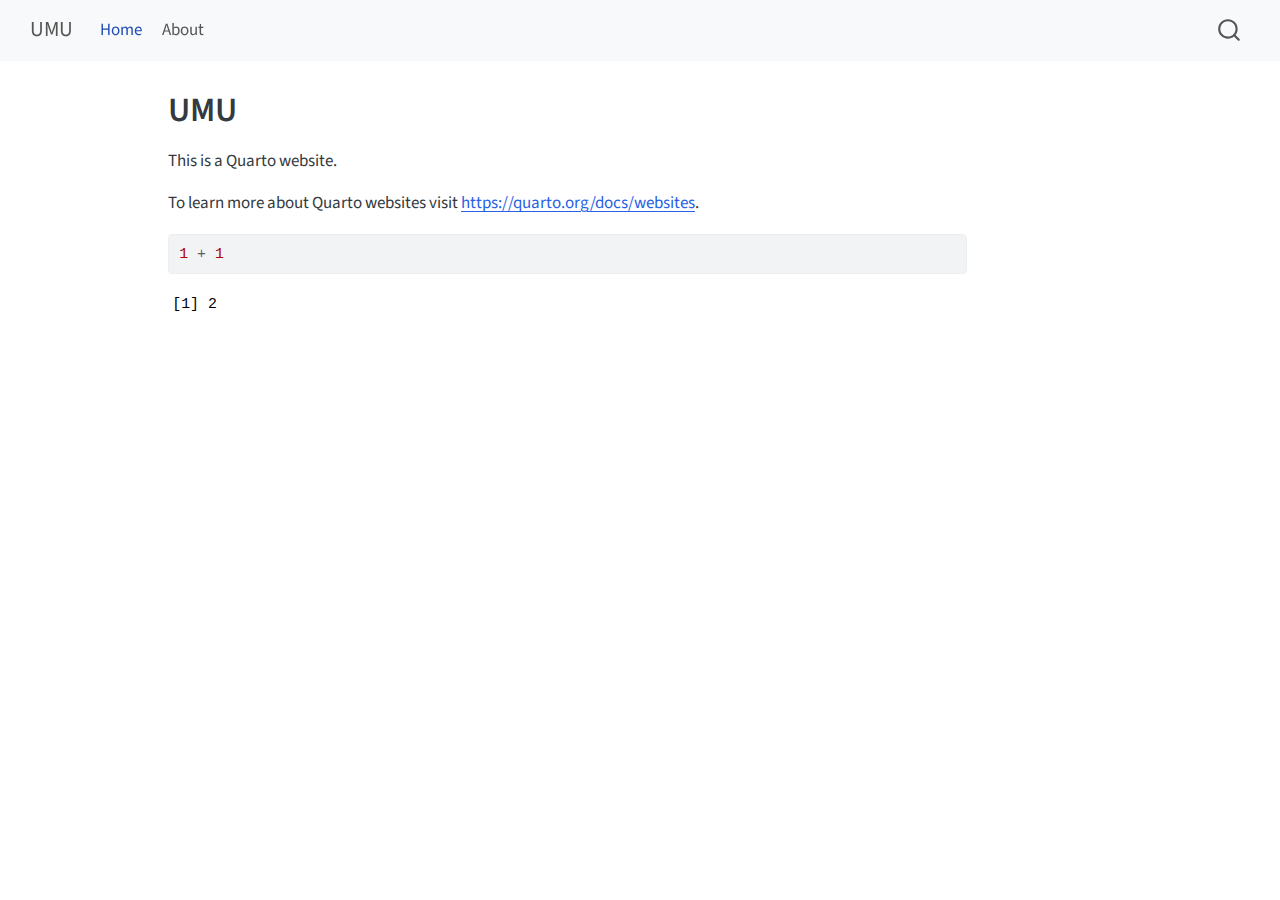
<file: _site/index.html>
<!DOCTYPE html>
<html xmlns="http://www.w3.org/1999/xhtml" lang="en" xml:lang="en"><head>

<meta charset="utf-8">
<meta name="generator" content="quarto-1.4.555">

<meta name="viewport" content="width=device-width, initial-scale=1.0, user-scalable=yes">


<title>UMU</title>
<style>
code{white-space: pre-wrap;}
span.smallcaps{font-variant: small-caps;}
div.columns{display: flex; gap: min(4vw, 1.5em);}
div.column{flex: auto; overflow-x: auto;}
div.hanging-indent{margin-left: 1.5em; text-indent: -1.5em;}
ul.task-list{list-style: none;}
ul.task-list li input[type="checkbox"] {
  width: 0.8em;
  margin: 0 0.8em 0.2em -1em; /* quarto-specific, see https://github.com/quarto-dev/quarto-cli/issues/4556 */ 
  vertical-align: middle;
}
/* CSS for syntax highlighting */
pre > code.sourceCode { white-space: pre; position: relative; }
pre > code.sourceCode > span { line-height: 1.25; }
pre > code.sourceCode > span:empty { height: 1.2em; }
.sourceCode { overflow: visible; }
code.sourceCode > span { color: inherit; text-decoration: inherit; }
div.sourceCode { margin: 1em 0; }
pre.sourceCode { margin: 0; }
@media screen {
div.sourceCode { overflow: auto; }
}
@media print {
pre > code.sourceCode { white-space: pre-wrap; }
pre > code.sourceCode > span { text-indent: -5em; padding-left: 5em; }
}
pre.numberSource code
  { counter-reset: source-line 0; }
pre.numberSource code > span
  { position: relative; left: -4em; counter-increment: source-line; }
pre.numberSource code > span > a:first-child::before
  { content: counter(source-line);
    position: relative; left: -1em; text-align: right; vertical-align: baseline;
    border: none; display: inline-block;
    -webkit-touch-callout: none; -webkit-user-select: none;
    -khtml-user-select: none; -moz-user-select: none;
    -ms-user-select: none; user-select: none;
    padding: 0 4px; width: 4em;
  }
pre.numberSource { margin-left: 3em;  padding-left: 4px; }
div.sourceCode
  {   }
@media screen {
pre > code.sourceCode > span > a:first-child::before { text-decoration: underline; }
}
</style>


<script src="site_libs/quarto-nav/quarto-nav.js"></script>
<script src="site_libs/quarto-nav/headroom.min.js"></script>
<script src="site_libs/clipboard/clipboard.min.js"></script>
<script src="site_libs/quarto-search/autocomplete.umd.js"></script>
<script src="site_libs/quarto-search/fuse.min.js"></script>
<script src="site_libs/quarto-search/quarto-search.js"></script>
<meta name="quarto:offset" content="./">
<script src="site_libs/quarto-html/quarto.js"></script>
<script src="site_libs/quarto-html/popper.min.js"></script>
<script src="site_libs/quarto-html/tippy.umd.min.js"></script>
<script src="site_libs/quarto-html/anchor.min.js"></script>
<link href="site_libs/quarto-html/tippy.css" rel="stylesheet">
<link href="site_libs/quarto-html/quarto-syntax-highlighting.css" rel="stylesheet" id="quarto-text-highlighting-styles">
<script src="site_libs/bootstrap/bootstrap.min.js"></script>
<link href="site_libs/bootstrap/bootstrap-icons.css" rel="stylesheet">
<link href="site_libs/bootstrap/bootstrap.min.css" rel="stylesheet" id="quarto-bootstrap" data-mode="light">
<script id="quarto-search-options" type="application/json">{
  "location": "navbar",
  "copy-button": false,
  "collapse-after": 3,
  "panel-placement": "end",
  "type": "overlay",
  "limit": 50,
  "keyboard-shortcut": [
    "f",
    "/",
    "s"
  ],
  "show-item-context": false,
  "language": {
    "search-no-results-text": "No results",
    "search-matching-documents-text": "matching documents",
    "search-copy-link-title": "Copy link to search",
    "search-hide-matches-text": "Hide additional matches",
    "search-more-match-text": "more match in this document",
    "search-more-matches-text": "more matches in this document",
    "search-clear-button-title": "Clear",
    "search-text-placeholder": "",
    "search-detached-cancel-button-title": "Cancel",
    "search-submit-button-title": "Submit",
    "search-label": "Search"
  }
}</script>


<link rel="stylesheet" href="styles.css">
</head>

<body class="nav-fixed">

<div id="quarto-search-results"></div>
  <header id="quarto-header" class="headroom fixed-top">
    <nav class="navbar navbar-expand-lg " data-bs-theme="dark">
      <div class="navbar-container container-fluid">
      <div class="navbar-brand-container mx-auto">
    <a class="navbar-brand" href="./index.html">
    <span class="navbar-title">UMU</span>
    </a>
  </div>
            <div id="quarto-search" class="" title="Search"></div>
          <button class="navbar-toggler" type="button" data-bs-toggle="collapse" data-bs-target="#navbarCollapse" aria-controls="navbarCollapse" aria-expanded="false" aria-label="Toggle navigation" onclick="if (window.quartoToggleHeadroom) { window.quartoToggleHeadroom(); }">
  <span class="navbar-toggler-icon"></span>
</button>
          <div class="collapse navbar-collapse" id="navbarCollapse">
            <ul class="navbar-nav navbar-nav-scroll me-auto">
  <li class="nav-item">
    <a class="nav-link active" href="./index.html" aria-current="page"> 
<span class="menu-text">Home</span></a>
  </li>  
  <li class="nav-item">
    <a class="nav-link" href="./about.html"> 
<span class="menu-text">About</span></a>
  </li>  
</ul>
          </div> <!-- /navcollapse -->
          <div class="quarto-navbar-tools">
</div>
      </div> <!-- /container-fluid -->
    </nav>
</header>
<!-- content -->
<div id="quarto-content" class="quarto-container page-columns page-rows-contents page-layout-article page-navbar">
<!-- sidebar -->
<!-- margin-sidebar -->
    <div id="quarto-margin-sidebar" class="sidebar margin-sidebar">
        
    </div>
<!-- main -->
<main class="content" id="quarto-document-content">

<header id="title-block-header" class="quarto-title-block default">
<div class="quarto-title">
<h1 class="title">UMU</h1>
</div>



<div class="quarto-title-meta">

    
  
    
  </div>
  


</header>


<p>This is a Quarto website.</p>
<p>To learn more about Quarto websites visit <a href="https://quarto.org/docs/websites" class="uri">https://quarto.org/docs/websites</a>.</p>
<div class="cell">
<div class="sourceCode cell-code" id="cb1"><pre class="sourceCode r code-with-copy"><code class="sourceCode r"><span id="cb1-1"><a href="#cb1-1" aria-hidden="true" tabindex="-1"></a><span class="dv">1</span> <span class="sc">+</span> <span class="dv">1</span></span></code><button title="Copy to Clipboard" class="code-copy-button"><i class="bi"></i></button></pre></div>
<div class="cell-output cell-output-stdout">
<pre><code>[1] 2</code></pre>
</div>
</div>



</main> <!-- /main -->
<script id="quarto-html-after-body" type="application/javascript">
window.document.addEventListener("DOMContentLoaded", function (event) {
  const toggleBodyColorMode = (bsSheetEl) => {
    const mode = bsSheetEl.getAttribute("data-mode");
    const bodyEl = window.document.querySelector("body");
    if (mode === "dark") {
      bodyEl.classList.add("quarto-dark");
      bodyEl.classList.remove("quarto-light");
    } else {
      bodyEl.classList.add("quarto-light");
      bodyEl.classList.remove("quarto-dark");
    }
  }
  const toggleBodyColorPrimary = () => {
    const bsSheetEl = window.document.querySelector("link#quarto-bootstrap");
    if (bsSheetEl) {
      toggleBodyColorMode(bsSheetEl);
    }
  }
  toggleBodyColorPrimary();  
  const icon = "";
  const anchorJS = new window.AnchorJS();
  anchorJS.options = {
    placement: 'right',
    icon: icon
  };
  anchorJS.add('.anchored');
  const isCodeAnnotation = (el) => {
    for (const clz of el.classList) {
      if (clz.startsWith('code-annotation-')) {                     
        return true;
      }
    }
    return false;
  }
  const clipboard = new window.ClipboardJS('.code-copy-button', {
    text: function(trigger) {
      const codeEl = trigger.previousElementSibling.cloneNode(true);
      for (const childEl of codeEl.children) {
        if (isCodeAnnotation(childEl)) {
          childEl.remove();
        }
      }
      return codeEl.innerText;
    }
  });
  clipboard.on('success', function(e) {
    // button target
    const button = e.trigger;
    // don't keep focus
    button.blur();
    // flash "checked"
    button.classList.add('code-copy-button-checked');
    var currentTitle = button.getAttribute("title");
    button.setAttribute("title", "Copied!");
    let tooltip;
    if (window.bootstrap) {
      button.setAttribute("data-bs-toggle", "tooltip");
      button.setAttribute("data-bs-placement", "left");
      button.setAttribute("data-bs-title", "Copied!");
      tooltip = new bootstrap.Tooltip(button, 
        { trigger: "manual", 
          customClass: "code-copy-button-tooltip",
          offset: [0, -8]});
      tooltip.show();    
    }
    setTimeout(function() {
      if (tooltip) {
        tooltip.hide();
        button.removeAttribute("data-bs-title");
        button.removeAttribute("data-bs-toggle");
        button.removeAttribute("data-bs-placement");
      }
      button.setAttribute("title", currentTitle);
      button.classList.remove('code-copy-button-checked');
    }, 1000);
    // clear code selection
    e.clearSelection();
  });
    var localhostRegex = new RegExp(/^(?:http|https):\/\/localhost\:?[0-9]*\//);
    var mailtoRegex = new RegExp(/^mailto:/);
      var filterRegex = new RegExp('/' + window.location.host + '/');
    var isInternal = (href) => {
        return filterRegex.test(href) || localhostRegex.test(href) || mailtoRegex.test(href);
    }
    // Inspect non-navigation links and adorn them if external
 	var links = window.document.querySelectorAll('a[href]:not(.nav-link):not(.navbar-brand):not(.toc-action):not(.sidebar-link):not(.sidebar-item-toggle):not(.pagination-link):not(.no-external):not([aria-hidden]):not(.dropdown-item):not(.quarto-navigation-tool)');
    for (var i=0; i<links.length; i++) {
      const link = links[i];
      if (!isInternal(link.href)) {
        // undo the damage that might have been done by quarto-nav.js in the case of
        // links that we want to consider external
        if (link.dataset.originalHref !== undefined) {
          link.href = link.dataset.originalHref;
        }
      }
    }
  function tippyHover(el, contentFn, onTriggerFn, onUntriggerFn) {
    const config = {
      allowHTML: true,
      maxWidth: 500,
      delay: 100,
      arrow: false,
      appendTo: function(el) {
          return el.parentElement;
      },
      interactive: true,
      interactiveBorder: 10,
      theme: 'quarto',
      placement: 'bottom-start',
    };
    if (contentFn) {
      config.content = contentFn;
    }
    if (onTriggerFn) {
      config.onTrigger = onTriggerFn;
    }
    if (onUntriggerFn) {
      config.onUntrigger = onUntriggerFn;
    }
    window.tippy(el, config); 
  }
  const noterefs = window.document.querySelectorAll('a[role="doc-noteref"]');
  for (var i=0; i<noterefs.length; i++) {
    const ref = noterefs[i];
    tippyHover(ref, function() {
      // use id or data attribute instead here
      let href = ref.getAttribute('data-footnote-href') || ref.getAttribute('href');
      try { href = new URL(href).hash; } catch {}
      const id = href.replace(/^#\/?/, "");
      const note = window.document.getElementById(id);
      if (note) {
        return note.innerHTML;
      } else {
        return "";
      }
    });
  }
  const xrefs = window.document.querySelectorAll('a.quarto-xref');
  const processXRef = (id, note) => {
    // Strip column container classes
    const stripColumnClz = (el) => {
      el.classList.remove("page-full", "page-columns");
      if (el.children) {
        for (const child of el.children) {
          stripColumnClz(child);
        }
      }
    }
    stripColumnClz(note)
    if (id === null || id.startsWith('sec-')) {
      // Special case sections, only their first couple elements
      const container = document.createElement("div");
      if (note.children && note.children.length > 2) {
        container.appendChild(note.children[0].cloneNode(true));
        for (let i = 1; i < note.children.length; i++) {
          const child = note.children[i];
          if (child.tagName === "P" && child.innerText === "") {
            continue;
          } else {
            container.appendChild(child.cloneNode(true));
            break;
          }
        }
        if (window.Quarto?.typesetMath) {
          window.Quarto.typesetMath(container);
        }
        return container.innerHTML
      } else {
        if (window.Quarto?.typesetMath) {
          window.Quarto.typesetMath(note);
        }
        return note.innerHTML;
      }
    } else {
      // Remove any anchor links if they are present
      const anchorLink = note.querySelector('a.anchorjs-link');
      if (anchorLink) {
        anchorLink.remove();
      }
      if (window.Quarto?.typesetMath) {
        window.Quarto.typesetMath(note);
      }
      // TODO in 1.5, we should make sure this works without a callout special case
      if (note.classList.contains("callout")) {
        return note.outerHTML;
      } else {
        return note.innerHTML;
      }
    }
  }
  for (var i=0; i<xrefs.length; i++) {
    const xref = xrefs[i];
    tippyHover(xref, undefined, function(instance) {
      instance.disable();
      let url = xref.getAttribute('href');
      let hash = undefined; 
      if (url.startsWith('#')) {
        hash = url;
      } else {
        try { hash = new URL(url).hash; } catch {}
      }
      if (hash) {
        const id = hash.replace(/^#\/?/, "");
        const note = window.document.getElementById(id);
        if (note !== null) {
          try {
            const html = processXRef(id, note.cloneNode(true));
            instance.setContent(html);
          } finally {
            instance.enable();
            instance.show();
          }
        } else {
          // See if we can fetch this
          fetch(url.split('#')[0])
          .then(res => res.text())
          .then(html => {
            const parser = new DOMParser();
            const htmlDoc = parser.parseFromString(html, "text/html");
            const note = htmlDoc.getElementById(id);
            if (note !== null) {
              const html = processXRef(id, note);
              instance.setContent(html);
            } 
          }).finally(() => {
            instance.enable();
            instance.show();
          });
        }
      } else {
        // See if we can fetch a full url (with no hash to target)
        // This is a special case and we should probably do some content thinning / targeting
        fetch(url)
        .then(res => res.text())
        .then(html => {
          const parser = new DOMParser();
          const htmlDoc = parser.parseFromString(html, "text/html");
          const note = htmlDoc.querySelector('main.content');
          if (note !== null) {
            // This should only happen for chapter cross references
            // (since there is no id in the URL)
            // remove the first header
            if (note.children.length > 0 && note.children[0].tagName === "HEADER") {
              note.children[0].remove();
            }
            const html = processXRef(null, note);
            instance.setContent(html);
          } 
        }).finally(() => {
          instance.enable();
          instance.show();
        });
      }
    }, function(instance) {
    });
  }
      let selectedAnnoteEl;
      const selectorForAnnotation = ( cell, annotation) => {
        let cellAttr = 'data-code-cell="' + cell + '"';
        let lineAttr = 'data-code-annotation="' +  annotation + '"';
        const selector = 'span[' + cellAttr + '][' + lineAttr + ']';
        return selector;
      }
      const selectCodeLines = (annoteEl) => {
        const doc = window.document;
        const targetCell = annoteEl.getAttribute("data-target-cell");
        const targetAnnotation = annoteEl.getAttribute("data-target-annotation");
        const annoteSpan = window.document.querySelector(selectorForAnnotation(targetCell, targetAnnotation));
        const lines = annoteSpan.getAttribute("data-code-lines").split(",");
        const lineIds = lines.map((line) => {
          return targetCell + "-" + line;
        })
        let top = null;
        let height = null;
        let parent = null;
        if (lineIds.length > 0) {
            //compute the position of the single el (top and bottom and make a div)
            const el = window.document.getElementById(lineIds[0]);
            top = el.offsetTop;
            height = el.offsetHeight;
            parent = el.parentElement.parentElement;
          if (lineIds.length > 1) {
            const lastEl = window.document.getElementById(lineIds[lineIds.length - 1]);
            const bottom = lastEl.offsetTop + lastEl.offsetHeight;
            height = bottom - top;
          }
          if (top !== null && height !== null && parent !== null) {
            // cook up a div (if necessary) and position it 
            let div = window.document.getElementById("code-annotation-line-highlight");
            if (div === null) {
              div = window.document.createElement("div");
              div.setAttribute("id", "code-annotation-line-highlight");
              div.style.position = 'absolute';
              parent.appendChild(div);
            }
            div.style.top = top - 2 + "px";
            div.style.height = height + 4 + "px";
            div.style.left = 0;
            let gutterDiv = window.document.getElementById("code-annotation-line-highlight-gutter");
            if (gutterDiv === null) {
              gutterDiv = window.document.createElement("div");
              gutterDiv.setAttribute("id", "code-annotation-line-highlight-gutter");
              gutterDiv.style.position = 'absolute';
              const codeCell = window.document.getElementById(targetCell);
              const gutter = codeCell.querySelector('.code-annotation-gutter');
              gutter.appendChild(gutterDiv);
            }
            gutterDiv.style.top = top - 2 + "px";
            gutterDiv.style.height = height + 4 + "px";
          }
          selectedAnnoteEl = annoteEl;
        }
      };
      const unselectCodeLines = () => {
        const elementsIds = ["code-annotation-line-highlight", "code-annotation-line-highlight-gutter"];
        elementsIds.forEach((elId) => {
          const div = window.document.getElementById(elId);
          if (div) {
            div.remove();
          }
        });
        selectedAnnoteEl = undefined;
      };
        // Handle positioning of the toggle
    window.addEventListener(
      "resize",
      throttle(() => {
        elRect = undefined;
        if (selectedAnnoteEl) {
          selectCodeLines(selectedAnnoteEl);
        }
      }, 10)
    );
    function throttle(fn, ms) {
    let throttle = false;
    let timer;
      return (...args) => {
        if(!throttle) { // first call gets through
            fn.apply(this, args);
            throttle = true;
        } else { // all the others get throttled
            if(timer) clearTimeout(timer); // cancel #2
            timer = setTimeout(() => {
              fn.apply(this, args);
              timer = throttle = false;
            }, ms);
        }
      };
    }
      // Attach click handler to the DT
      const annoteDls = window.document.querySelectorAll('dt[data-target-cell]');
      for (const annoteDlNode of annoteDls) {
        annoteDlNode.addEventListener('click', (event) => {
          const clickedEl = event.target;
          if (clickedEl !== selectedAnnoteEl) {
            unselectCodeLines();
            const activeEl = window.document.querySelector('dt[data-target-cell].code-annotation-active');
            if (activeEl) {
              activeEl.classList.remove('code-annotation-active');
            }
            selectCodeLines(clickedEl);
            clickedEl.classList.add('code-annotation-active');
          } else {
            // Unselect the line
            unselectCodeLines();
            clickedEl.classList.remove('code-annotation-active');
          }
        });
      }
  const findCites = (el) => {
    const parentEl = el.parentElement;
    if (parentEl) {
      const cites = parentEl.dataset.cites;
      if (cites) {
        return {
          el,
          cites: cites.split(' ')
        };
      } else {
        return findCites(el.parentElement)
      }
    } else {
      return undefined;
    }
  };
  var bibliorefs = window.document.querySelectorAll('a[role="doc-biblioref"]');
  for (var i=0; i<bibliorefs.length; i++) {
    const ref = bibliorefs[i];
    const citeInfo = findCites(ref);
    if (citeInfo) {
      tippyHover(citeInfo.el, function() {
        var popup = window.document.createElement('div');
        citeInfo.cites.forEach(function(cite) {
          var citeDiv = window.document.createElement('div');
          citeDiv.classList.add('hanging-indent');
          citeDiv.classList.add('csl-entry');
          var biblioDiv = window.document.getElementById('ref-' + cite);
          if (biblioDiv) {
            citeDiv.innerHTML = biblioDiv.innerHTML;
          }
          popup.appendChild(citeDiv);
        });
        return popup.innerHTML;
      });
    }
  }
});
</script>
</div> <!-- /content -->




</body></html>
</file>
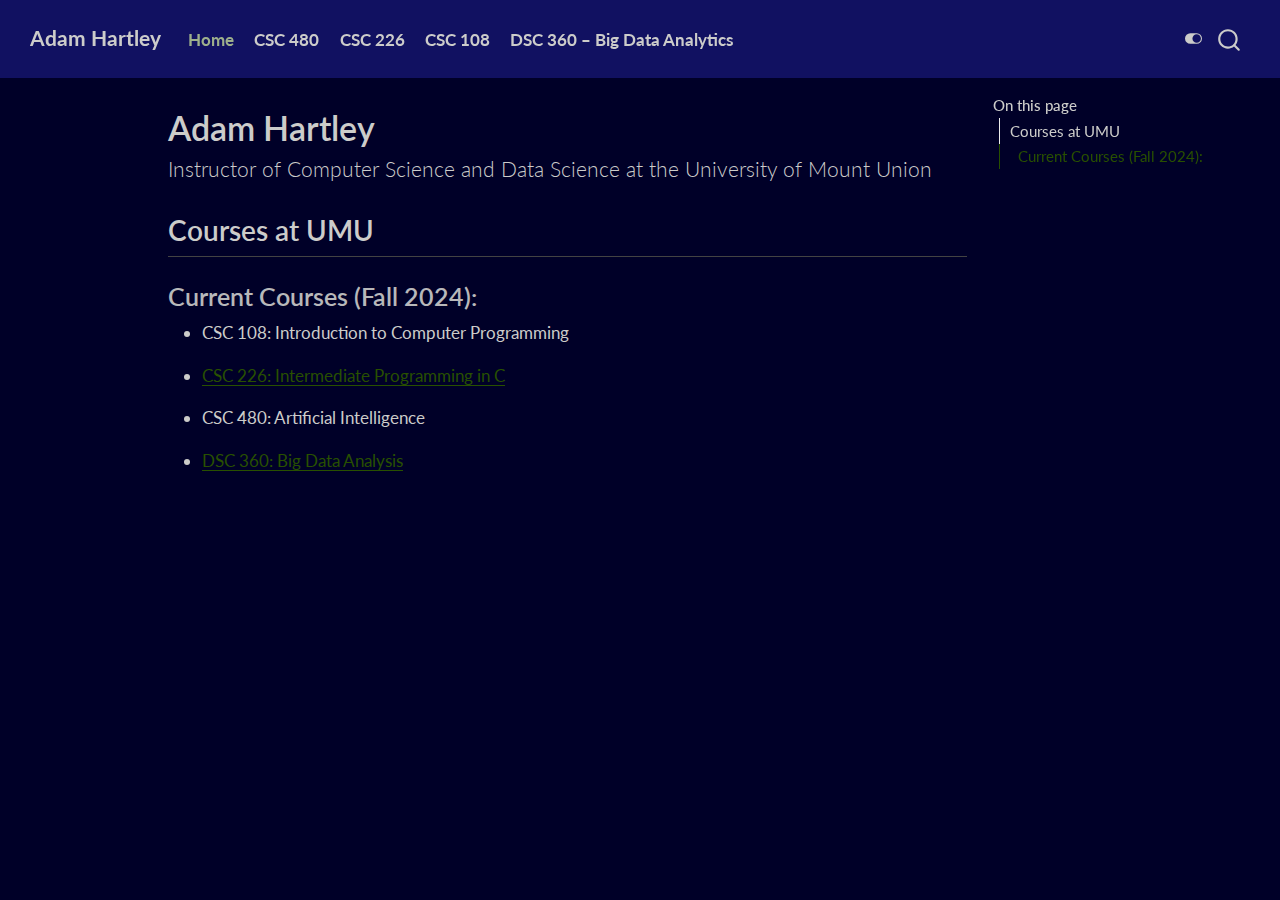
<file: docs/index.html>
<!DOCTYPE html>
<html xmlns="http://www.w3.org/1999/xhtml" lang="en" xml:lang="en"><head>

<meta charset="utf-8">
<meta name="generator" content="quarto-1.4.555">

<meta name="viewport" content="width=device-width, initial-scale=1.0, user-scalable=yes">


<title>Adam Hartley</title>
<style>
code{white-space: pre-wrap;}
span.smallcaps{font-variant: small-caps;}
div.columns{display: flex; gap: min(4vw, 1.5em);}
div.column{flex: auto; overflow-x: auto;}
div.hanging-indent{margin-left: 1.5em; text-indent: -1.5em;}
ul.task-list{list-style: none;}
ul.task-list li input[type="checkbox"] {
  width: 0.8em;
  margin: 0 0.8em 0.2em -1em; /* quarto-specific, see https://github.com/quarto-dev/quarto-cli/issues/4556 */ 
  vertical-align: middle;
}
</style>


<script src="site_libs/quarto-nav/quarto-nav.js"></script>
<script src="site_libs/quarto-nav/headroom.min.js"></script>
<script src="site_libs/clipboard/clipboard.min.js"></script>
<script src="site_libs/quarto-search/autocomplete.umd.js"></script>
<script src="site_libs/quarto-search/fuse.min.js"></script>
<script src="site_libs/quarto-search/quarto-search.js"></script>
<meta name="quarto:offset" content="./">
<script src="site_libs/quarto-html/quarto.js"></script>
<script src="site_libs/quarto-html/popper.min.js"></script>
<script src="site_libs/quarto-html/tippy.umd.min.js"></script>
<script src="site_libs/quarto-html/anchor.min.js"></script>
<link href="site_libs/quarto-html/tippy.css" rel="stylesheet">
<link href="site_libs/quarto-html/quarto-syntax-highlighting.css" rel="stylesheet" class="quarto-color-scheme" id="quarto-text-highlighting-styles">
<link href="site_libs/quarto-html/quarto-syntax-highlighting-dark.css" rel="stylesheet" class="quarto-color-scheme quarto-color-alternate" id="quarto-text-highlighting-styles">
<script src="site_libs/bootstrap/bootstrap.min.js"></script>
<link href="site_libs/bootstrap/bootstrap-icons.css" rel="stylesheet">
<link href="site_libs/bootstrap/bootstrap.min.css" rel="stylesheet" class="quarto-color-scheme" id="quarto-bootstrap" data-mode="light">
<link href="site_libs/bootstrap/bootstrap-dark.min.css" rel="stylesheet" class="quarto-color-scheme quarto-color-alternate" id="quarto-bootstrap" data-mode="dark">
<script id="quarto-search-options" type="application/json">{
  "location": "navbar",
  "copy-button": false,
  "collapse-after": 3,
  "panel-placement": "end",
  "type": "overlay",
  "limit": 50,
  "keyboard-shortcut": [
    "f",
    "/",
    "s"
  ],
  "show-item-context": false,
  "language": {
    "search-no-results-text": "No results",
    "search-matching-documents-text": "matching documents",
    "search-copy-link-title": "Copy link to search",
    "search-hide-matches-text": "Hide additional matches",
    "search-more-match-text": "more match in this document",
    "search-more-matches-text": "more matches in this document",
    "search-clear-button-title": "Clear",
    "search-text-placeholder": "",
    "search-detached-cancel-button-title": "Cancel",
    "search-submit-button-title": "Submit",
    "search-label": "Search"
  }
}</script>


</head>

<body class="nav-fixed">

<div id="quarto-search-results"></div>
  <header id="quarto-header" class="headroom fixed-top">
    <nav class="navbar navbar-expand-lg " data-bs-theme="dark">
      <div class="navbar-container container-fluid">
      <div class="navbar-brand-container mx-auto">
    <a class="navbar-brand" href="./index.html">
    <span class="navbar-title">Adam Hartley</span>
    </a>
  </div>
            <div id="quarto-search" class="" title="Search"></div>
          <button class="navbar-toggler" type="button" data-bs-toggle="collapse" data-bs-target="#navbarCollapse" aria-controls="navbarCollapse" aria-expanded="false" aria-label="Toggle navigation" onclick="if (window.quartoToggleHeadroom) { window.quartoToggleHeadroom(); }">
  <span class="navbar-toggler-icon"></span>
</button>
          <div class="collapse navbar-collapse" id="navbarCollapse">
            <ul class="navbar-nav navbar-nav-scroll me-auto">
  <li class="nav-item">
    <a class="nav-link active" href="./index.html" aria-current="page"> 
<span class="menu-text">Home</span></a>
  </li>  
  <li class="nav-item">
    <a class="nav-link" href="./CSC_480/CSC_480.html"> 
<span class="menu-text">CSC 480</span></a>
  </li>  
  <li class="nav-item">
    <a class="nav-link" href="./CSC_226/CSC_226.html"> 
<span class="menu-text">CSC 226</span></a>
  </li>  
  <li class="nav-item">
    <a class="nav-link" href="./CSC_108/CSC_108.html"> 
<span class="menu-text">CSC 108</span></a>
  </li>  
  <li class="nav-item">
    <a class="nav-link" href="./DSC_360/DSC_360.html"> 
<span class="menu-text">DSC 360 – Big Data Analytics</span></a>
  </li>  
</ul>
          </div> <!-- /navcollapse -->
          <div class="quarto-navbar-tools">
  <a href="" class="quarto-color-scheme-toggle quarto-navigation-tool  px-1" onclick="window.quartoToggleColorScheme(); return false;" title="Toggle dark mode"><i class="bi"></i></a>
</div>
      </div> <!-- /container-fluid -->
    </nav>
</header>
<!-- content -->
<div id="quarto-content" class="quarto-container page-columns page-rows-contents page-layout-article page-navbar">
<!-- sidebar -->
<!-- margin-sidebar -->
    <div id="quarto-margin-sidebar" class="sidebar margin-sidebar">
        <nav id="TOC" role="doc-toc" class="toc-active">
    <h2 id="toc-title">On this page</h2>
   
  <ul>
  <li><a href="#courses-at-umu" id="toc-courses-at-umu" class="nav-link active" data-scroll-target="#courses-at-umu">Courses at UMU</a>
  <ul class="collapse">
  <li><a href="#current-courses-fall-2024" id="toc-current-courses-fall-2024" class="nav-link" data-scroll-target="#current-courses-fall-2024">Current Courses (Fall 2024):</a></li>
  </ul></li>
  </ul>
</nav>
    </div>
<!-- main -->
<main class="content" id="quarto-document-content">

<header id="title-block-header" class="quarto-title-block default">
<div class="quarto-title">
<h1 class="title">Adam Hartley</h1>
<p class="subtitle lead">Instructor of Computer Science and Data Science at the University of Mount Union</p>
</div>



<div class="quarto-title-meta">

    
  
    
  </div>
  


</header>


<section id="courses-at-umu" class="level2">
<h2 class="anchored" data-anchor-id="courses-at-umu">Courses at UMU</h2>
<section id="current-courses-fall-2024" class="level3">
<h3 class="anchored" data-anchor-id="current-courses-fall-2024">Current Courses (Fall 2024):</h3>
<ul>
<li><p>CSC 108: Introduction to Computer Programming</p></li>
<li><p><a href="./CSC_226/CSC_226.html">CSC 226: Intermediate Programming in C</a></p></li>
<li><p>CSC 480: Artificial Intelligence</p></li>
<li><p><a href="./DSC_360/DSC_360.html">DSC 360: Big Data Analysis</a></p></li>
</ul>


</section>
</section>

</main> <!-- /main -->
<script id="quarto-html-after-body" type="application/javascript">
window.document.addEventListener("DOMContentLoaded", function (event) {
  const toggleBodyColorMode = (bsSheetEl) => {
    const mode = bsSheetEl.getAttribute("data-mode");
    const bodyEl = window.document.querySelector("body");
    if (mode === "dark") {
      bodyEl.classList.add("quarto-dark");
      bodyEl.classList.remove("quarto-light");
    } else {
      bodyEl.classList.add("quarto-light");
      bodyEl.classList.remove("quarto-dark");
    }
  }
  const toggleBodyColorPrimary = () => {
    const bsSheetEl = window.document.querySelector("link#quarto-bootstrap");
    if (bsSheetEl) {
      toggleBodyColorMode(bsSheetEl);
    }
  }
  toggleBodyColorPrimary();  
  const disableStylesheet = (stylesheets) => {
    for (let i=0; i < stylesheets.length; i++) {
      const stylesheet = stylesheets[i];
      stylesheet.rel = 'prefetch';
    }
  }
  const enableStylesheet = (stylesheets) => {
    for (let i=0; i < stylesheets.length; i++) {
      const stylesheet = stylesheets[i];
      stylesheet.rel = 'stylesheet';
    }
  }
  const manageTransitions = (selector, allowTransitions) => {
    const els = window.document.querySelectorAll(selector);
    for (let i=0; i < els.length; i++) {
      const el = els[i];
      if (allowTransitions) {
        el.classList.remove('notransition');
      } else {
        el.classList.add('notransition');
      }
    }
  }
  const toggleGiscusIfUsed = (isAlternate, darkModeDefault) => {
    const baseTheme = document.querySelector('#giscus-base-theme')?.value ?? 'light';
    const alternateTheme = document.querySelector('#giscus-alt-theme')?.value ?? 'dark';
    let newTheme = '';
    if(darkModeDefault) {
      newTheme = isAlternate ? baseTheme : alternateTheme;
    } else {
      newTheme = isAlternate ? alternateTheme : baseTheme;
    }
    const changeGiscusTheme = () => {
      // From: https://github.com/giscus/giscus/issues/336
      const sendMessage = (message) => {
        const iframe = document.querySelector('iframe.giscus-frame');
        if (!iframe) return;
        iframe.contentWindow.postMessage({ giscus: message }, 'https://giscus.app');
      }
      sendMessage({
        setConfig: {
          theme: newTheme
        }
      });
    }
    const isGiscussLoaded = window.document.querySelector('iframe.giscus-frame') !== null;
    if (isGiscussLoaded) {
      changeGiscusTheme();
    }
  }
  const toggleColorMode = (alternate) => {
    // Switch the stylesheets
    const alternateStylesheets = window.document.querySelectorAll('link.quarto-color-scheme.quarto-color-alternate');
    manageTransitions('#quarto-margin-sidebar .nav-link', false);
    if (alternate) {
      enableStylesheet(alternateStylesheets);
      for (const sheetNode of alternateStylesheets) {
        if (sheetNode.id === "quarto-bootstrap") {
          toggleBodyColorMode(sheetNode);
        }
      }
    } else {
      disableStylesheet(alternateStylesheets);
      toggleBodyColorPrimary();
    }
    manageTransitions('#quarto-margin-sidebar .nav-link', true);
    // Switch the toggles
    const toggles = window.document.querySelectorAll('.quarto-color-scheme-toggle');
    for (let i=0; i < toggles.length; i++) {
      const toggle = toggles[i];
      if (toggle) {
        if (alternate) {
          toggle.classList.add("alternate");     
        } else {
          toggle.classList.remove("alternate");
        }
      }
    }
    // Hack to workaround the fact that safari doesn't
    // properly recolor the scrollbar when toggling (#1455)
    if (navigator.userAgent.indexOf('Safari') > 0 && navigator.userAgent.indexOf('Chrome') == -1) {
      manageTransitions("body", false);
      window.scrollTo(0, 1);
      setTimeout(() => {
        window.scrollTo(0, 0);
        manageTransitions("body", true);
      }, 40);  
    }
  }
  const isFileUrl = () => { 
    return window.location.protocol === 'file:';
  }
  const hasAlternateSentinel = () => {  
    let styleSentinel = getColorSchemeSentinel();
    if (styleSentinel !== null) {
      return styleSentinel === "alternate";
    } else {
      return false;
    }
  }
  const setStyleSentinel = (alternate) => {
    const value = alternate ? "alternate" : "default";
    if (!isFileUrl()) {
      window.localStorage.setItem("quarto-color-scheme", value);
    } else {
      localAlternateSentinel = value;
    }
  }
  const getColorSchemeSentinel = () => {
    if (!isFileUrl()) {
      const storageValue = window.localStorage.getItem("quarto-color-scheme");
      return storageValue != null ? storageValue : localAlternateSentinel;
    } else {
      return localAlternateSentinel;
    }
  }
  const darkModeDefault = true;
  let localAlternateSentinel = darkModeDefault ? 'alternate' : 'default';
  // Dark / light mode switch
  window.quartoToggleColorScheme = () => {
    // Read the current dark / light value 
    let toAlternate = !hasAlternateSentinel();
    toggleColorMode(toAlternate);
    setStyleSentinel(toAlternate);
    toggleGiscusIfUsed(toAlternate, darkModeDefault);
  };
  // Ensure there is a toggle, if there isn't float one in the top right
  if (window.document.querySelector('.quarto-color-scheme-toggle') === null) {
    const a = window.document.createElement('a');
    a.classList.add('top-right');
    a.classList.add('quarto-color-scheme-toggle');
    a.href = "";
    a.onclick = function() { try { window.quartoToggleColorScheme(); } catch {} return false; };
    const i = window.document.createElement("i");
    i.classList.add('bi');
    a.appendChild(i);
    window.document.body.appendChild(a);
  }
  // Switch to dark mode if need be
  if (hasAlternateSentinel()) {
    toggleColorMode(true);
  } else {
    toggleColorMode(false);
  }
  const icon = "";
  const anchorJS = new window.AnchorJS();
  anchorJS.options = {
    placement: 'right',
    icon: icon
  };
  anchorJS.add('.anchored');
  const isCodeAnnotation = (el) => {
    for (const clz of el.classList) {
      if (clz.startsWith('code-annotation-')) {                     
        return true;
      }
    }
    return false;
  }
  const clipboard = new window.ClipboardJS('.code-copy-button', {
    text: function(trigger) {
      const codeEl = trigger.previousElementSibling.cloneNode(true);
      for (const childEl of codeEl.children) {
        if (isCodeAnnotation(childEl)) {
          childEl.remove();
        }
      }
      return codeEl.innerText;
    }
  });
  clipboard.on('success', function(e) {
    // button target
    const button = e.trigger;
    // don't keep focus
    button.blur();
    // flash "checked"
    button.classList.add('code-copy-button-checked');
    var currentTitle = button.getAttribute("title");
    button.setAttribute("title", "Copied!");
    let tooltip;
    if (window.bootstrap) {
      button.setAttribute("data-bs-toggle", "tooltip");
      button.setAttribute("data-bs-placement", "left");
      button.setAttribute("data-bs-title", "Copied!");
      tooltip = new bootstrap.Tooltip(button, 
        { trigger: "manual", 
          customClass: "code-copy-button-tooltip",
          offset: [0, -8]});
      tooltip.show();    
    }
    setTimeout(function() {
      if (tooltip) {
        tooltip.hide();
        button.removeAttribute("data-bs-title");
        button.removeAttribute("data-bs-toggle");
        button.removeAttribute("data-bs-placement");
      }
      button.setAttribute("title", currentTitle);
      button.classList.remove('code-copy-button-checked');
    }, 1000);
    // clear code selection
    e.clearSelection();
  });
    var localhostRegex = new RegExp(/^(?:http|https):\/\/localhost\:?[0-9]*\//);
    var mailtoRegex = new RegExp(/^mailto:/);
      var filterRegex = new RegExp('/' + window.location.host + '/');
    var isInternal = (href) => {
        return filterRegex.test(href) || localhostRegex.test(href) || mailtoRegex.test(href);
    }
    // Inspect non-navigation links and adorn them if external
 	var links = window.document.querySelectorAll('a[href]:not(.nav-link):not(.navbar-brand):not(.toc-action):not(.sidebar-link):not(.sidebar-item-toggle):not(.pagination-link):not(.no-external):not([aria-hidden]):not(.dropdown-item):not(.quarto-navigation-tool)');
    for (var i=0; i<links.length; i++) {
      const link = links[i];
      if (!isInternal(link.href)) {
        // undo the damage that might have been done by quarto-nav.js in the case of
        // links that we want to consider external
        if (link.dataset.originalHref !== undefined) {
          link.href = link.dataset.originalHref;
        }
      }
    }
  function tippyHover(el, contentFn, onTriggerFn, onUntriggerFn) {
    const config = {
      allowHTML: true,
      maxWidth: 500,
      delay: 100,
      arrow: false,
      appendTo: function(el) {
          return el.parentElement;
      },
      interactive: true,
      interactiveBorder: 10,
      theme: 'quarto',
      placement: 'bottom-start',
    };
    if (contentFn) {
      config.content = contentFn;
    }
    if (onTriggerFn) {
      config.onTrigger = onTriggerFn;
    }
    if (onUntriggerFn) {
      config.onUntrigger = onUntriggerFn;
    }
    window.tippy(el, config); 
  }
  const noterefs = window.document.querySelectorAll('a[role="doc-noteref"]');
  for (var i=0; i<noterefs.length; i++) {
    const ref = noterefs[i];
    tippyHover(ref, function() {
      // use id or data attribute instead here
      let href = ref.getAttribute('data-footnote-href') || ref.getAttribute('href');
      try { href = new URL(href).hash; } catch {}
      const id = href.replace(/^#\/?/, "");
      const note = window.document.getElementById(id);
      if (note) {
        return note.innerHTML;
      } else {
        return "";
      }
    });
  }
  const xrefs = window.document.querySelectorAll('a.quarto-xref');
  const processXRef = (id, note) => {
    // Strip column container classes
    const stripColumnClz = (el) => {
      el.classList.remove("page-full", "page-columns");
      if (el.children) {
        for (const child of el.children) {
          stripColumnClz(child);
        }
      }
    }
    stripColumnClz(note)
    if (id === null || id.startsWith('sec-')) {
      // Special case sections, only their first couple elements
      const container = document.createElement("div");
      if (note.children && note.children.length > 2) {
        container.appendChild(note.children[0].cloneNode(true));
        for (let i = 1; i < note.children.length; i++) {
          const child = note.children[i];
          if (child.tagName === "P" && child.innerText === "") {
            continue;
          } else {
            container.appendChild(child.cloneNode(true));
            break;
          }
        }
        if (window.Quarto?.typesetMath) {
          window.Quarto.typesetMath(container);
        }
        return container.innerHTML
      } else {
        if (window.Quarto?.typesetMath) {
          window.Quarto.typesetMath(note);
        }
        return note.innerHTML;
      }
    } else {
      // Remove any anchor links if they are present
      const anchorLink = note.querySelector('a.anchorjs-link');
      if (anchorLink) {
        anchorLink.remove();
      }
      if (window.Quarto?.typesetMath) {
        window.Quarto.typesetMath(note);
      }
      // TODO in 1.5, we should make sure this works without a callout special case
      if (note.classList.contains("callout")) {
        return note.outerHTML;
      } else {
        return note.innerHTML;
      }
    }
  }
  for (var i=0; i<xrefs.length; i++) {
    const xref = xrefs[i];
    tippyHover(xref, undefined, function(instance) {
      instance.disable();
      let url = xref.getAttribute('href');
      let hash = undefined; 
      if (url.startsWith('#')) {
        hash = url;
      } else {
        try { hash = new URL(url).hash; } catch {}
      }
      if (hash) {
        const id = hash.replace(/^#\/?/, "");
        const note = window.document.getElementById(id);
        if (note !== null) {
          try {
            const html = processXRef(id, note.cloneNode(true));
            instance.setContent(html);
          } finally {
            instance.enable();
            instance.show();
          }
        } else {
          // See if we can fetch this
          fetch(url.split('#')[0])
          .then(res => res.text())
          .then(html => {
            const parser = new DOMParser();
            const htmlDoc = parser.parseFromString(html, "text/html");
            const note = htmlDoc.getElementById(id);
            if (note !== null) {
              const html = processXRef(id, note);
              instance.setContent(html);
            } 
          }).finally(() => {
            instance.enable();
            instance.show();
          });
        }
      } else {
        // See if we can fetch a full url (with no hash to target)
        // This is a special case and we should probably do some content thinning / targeting
        fetch(url)
        .then(res => res.text())
        .then(html => {
          const parser = new DOMParser();
          const htmlDoc = parser.parseFromString(html, "text/html");
          const note = htmlDoc.querySelector('main.content');
          if (note !== null) {
            // This should only happen for chapter cross references
            // (since there is no id in the URL)
            // remove the first header
            if (note.children.length > 0 && note.children[0].tagName === "HEADER") {
              note.children[0].remove();
            }
            const html = processXRef(null, note);
            instance.setContent(html);
          } 
        }).finally(() => {
          instance.enable();
          instance.show();
        });
      }
    }, function(instance) {
    });
  }
      let selectedAnnoteEl;
      const selectorForAnnotation = ( cell, annotation) => {
        let cellAttr = 'data-code-cell="' + cell + '"';
        let lineAttr = 'data-code-annotation="' +  annotation + '"';
        const selector = 'span[' + cellAttr + '][' + lineAttr + ']';
        return selector;
      }
      const selectCodeLines = (annoteEl) => {
        const doc = window.document;
        const targetCell = annoteEl.getAttribute("data-target-cell");
        const targetAnnotation = annoteEl.getAttribute("data-target-annotation");
        const annoteSpan = window.document.querySelector(selectorForAnnotation(targetCell, targetAnnotation));
        const lines = annoteSpan.getAttribute("data-code-lines").split(",");
        const lineIds = lines.map((line) => {
          return targetCell + "-" + line;
        })
        let top = null;
        let height = null;
        let parent = null;
        if (lineIds.length > 0) {
            //compute the position of the single el (top and bottom and make a div)
            const el = window.document.getElementById(lineIds[0]);
            top = el.offsetTop;
            height = el.offsetHeight;
            parent = el.parentElement.parentElement;
          if (lineIds.length > 1) {
            const lastEl = window.document.getElementById(lineIds[lineIds.length - 1]);
            const bottom = lastEl.offsetTop + lastEl.offsetHeight;
            height = bottom - top;
          }
          if (top !== null && height !== null && parent !== null) {
            // cook up a div (if necessary) and position it 
            let div = window.document.getElementById("code-annotation-line-highlight");
            if (div === null) {
              div = window.document.createElement("div");
              div.setAttribute("id", "code-annotation-line-highlight");
              div.style.position = 'absolute';
              parent.appendChild(div);
            }
            div.style.top = top - 2 + "px";
            div.style.height = height + 4 + "px";
            div.style.left = 0;
            let gutterDiv = window.document.getElementById("code-annotation-line-highlight-gutter");
            if (gutterDiv === null) {
              gutterDiv = window.document.createElement("div");
              gutterDiv.setAttribute("id", "code-annotation-line-highlight-gutter");
              gutterDiv.style.position = 'absolute';
              const codeCell = window.document.getElementById(targetCell);
              const gutter = codeCell.querySelector('.code-annotation-gutter');
              gutter.appendChild(gutterDiv);
            }
            gutterDiv.style.top = top - 2 + "px";
            gutterDiv.style.height = height + 4 + "px";
          }
          selectedAnnoteEl = annoteEl;
        }
      };
      const unselectCodeLines = () => {
        const elementsIds = ["code-annotation-line-highlight", "code-annotation-line-highlight-gutter"];
        elementsIds.forEach((elId) => {
          const div = window.document.getElementById(elId);
          if (div) {
            div.remove();
          }
        });
        selectedAnnoteEl = undefined;
      };
        // Handle positioning of the toggle
    window.addEventListener(
      "resize",
      throttle(() => {
        elRect = undefined;
        if (selectedAnnoteEl) {
          selectCodeLines(selectedAnnoteEl);
        }
      }, 10)
    );
    function throttle(fn, ms) {
    let throttle = false;
    let timer;
      return (...args) => {
        if(!throttle) { // first call gets through
            fn.apply(this, args);
            throttle = true;
        } else { // all the others get throttled
            if(timer) clearTimeout(timer); // cancel #2
            timer = setTimeout(() => {
              fn.apply(this, args);
              timer = throttle = false;
            }, ms);
        }
      };
    }
      // Attach click handler to the DT
      const annoteDls = window.document.querySelectorAll('dt[data-target-cell]');
      for (const annoteDlNode of annoteDls) {
        annoteDlNode.addEventListener('click', (event) => {
          const clickedEl = event.target;
          if (clickedEl !== selectedAnnoteEl) {
            unselectCodeLines();
            const activeEl = window.document.querySelector('dt[data-target-cell].code-annotation-active');
            if (activeEl) {
              activeEl.classList.remove('code-annotation-active');
            }
            selectCodeLines(clickedEl);
            clickedEl.classList.add('code-annotation-active');
          } else {
            // Unselect the line
            unselectCodeLines();
            clickedEl.classList.remove('code-annotation-active');
          }
        });
      }
  const findCites = (el) => {
    const parentEl = el.parentElement;
    if (parentEl) {
      const cites = parentEl.dataset.cites;
      if (cites) {
        return {
          el,
          cites: cites.split(' ')
        };
      } else {
        return findCites(el.parentElement)
      }
    } else {
      return undefined;
    }
  };
  var bibliorefs = window.document.querySelectorAll('a[role="doc-biblioref"]');
  for (var i=0; i<bibliorefs.length; i++) {
    const ref = bibliorefs[i];
    const citeInfo = findCites(ref);
    if (citeInfo) {
      tippyHover(citeInfo.el, function() {
        var popup = window.document.createElement('div');
        citeInfo.cites.forEach(function(cite) {
          var citeDiv = window.document.createElement('div');
          citeDiv.classList.add('hanging-indent');
          citeDiv.classList.add('csl-entry');
          var biblioDiv = window.document.getElementById('ref-' + cite);
          if (biblioDiv) {
            citeDiv.innerHTML = biblioDiv.innerHTML;
          }
          popup.appendChild(citeDiv);
        });
        return popup.innerHTML;
      });
    }
  }
});
</script>
</div> <!-- /content -->




</body></html>
</file>
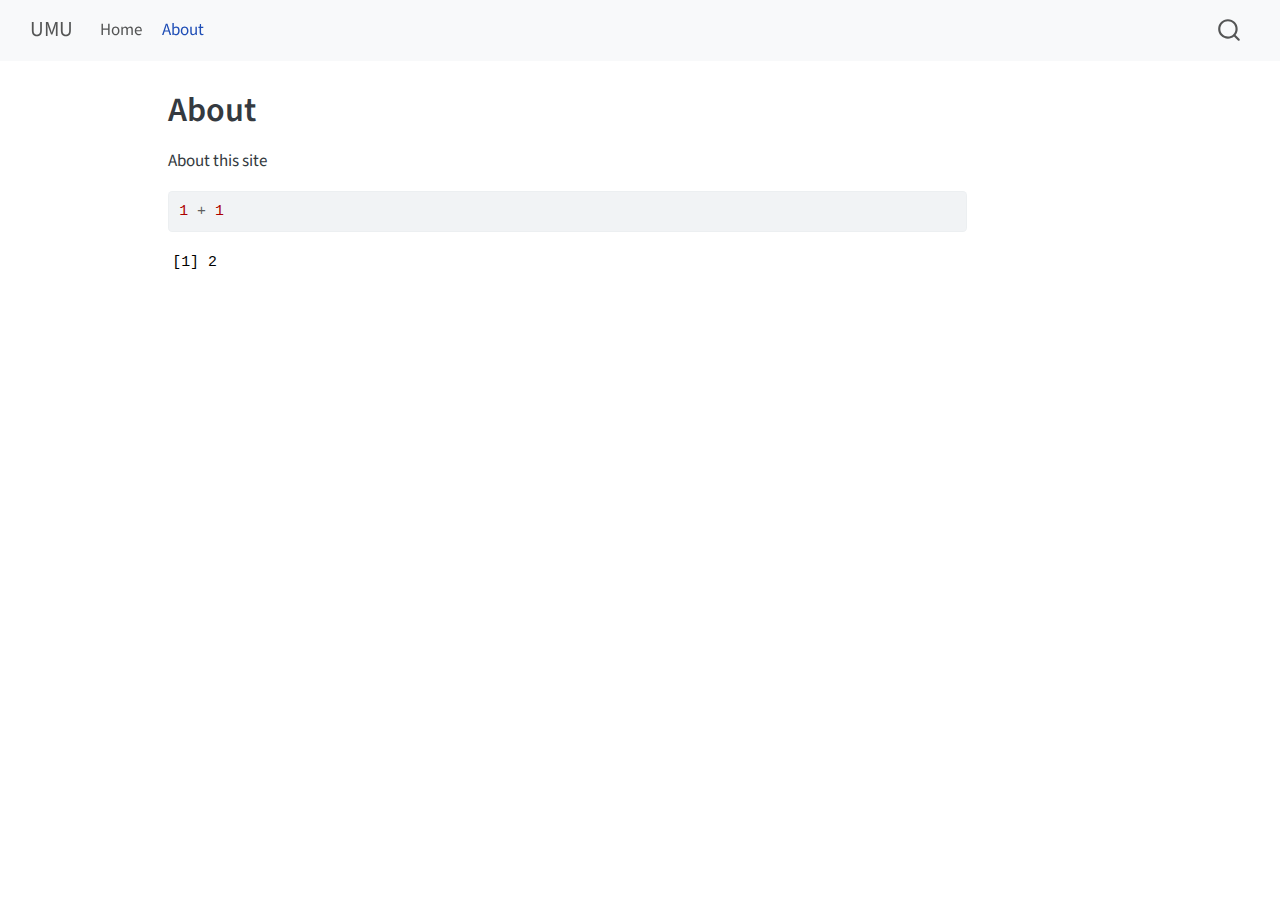
<file: _site/about.html>
<!DOCTYPE html>
<html xmlns="http://www.w3.org/1999/xhtml" lang="en" xml:lang="en"><head>

<meta charset="utf-8">
<meta name="generator" content="quarto-1.4.555">

<meta name="viewport" content="width=device-width, initial-scale=1.0, user-scalable=yes">


<title>UMU - About</title>
<style>
code{white-space: pre-wrap;}
span.smallcaps{font-variant: small-caps;}
div.columns{display: flex; gap: min(4vw, 1.5em);}
div.column{flex: auto; overflow-x: auto;}
div.hanging-indent{margin-left: 1.5em; text-indent: -1.5em;}
ul.task-list{list-style: none;}
ul.task-list li input[type="checkbox"] {
  width: 0.8em;
  margin: 0 0.8em 0.2em -1em; /* quarto-specific, see https://github.com/quarto-dev/quarto-cli/issues/4556 */ 
  vertical-align: middle;
}
/* CSS for syntax highlighting */
pre > code.sourceCode { white-space: pre; position: relative; }
pre > code.sourceCode > span { line-height: 1.25; }
pre > code.sourceCode > span:empty { height: 1.2em; }
.sourceCode { overflow: visible; }
code.sourceCode > span { color: inherit; text-decoration: inherit; }
div.sourceCode { margin: 1em 0; }
pre.sourceCode { margin: 0; }
@media screen {
div.sourceCode { overflow: auto; }
}
@media print {
pre > code.sourceCode { white-space: pre-wrap; }
pre > code.sourceCode > span { text-indent: -5em; padding-left: 5em; }
}
pre.numberSource code
  { counter-reset: source-line 0; }
pre.numberSource code > span
  { position: relative; left: -4em; counter-increment: source-line; }
pre.numberSource code > span > a:first-child::before
  { content: counter(source-line);
    position: relative; left: -1em; text-align: right; vertical-align: baseline;
    border: none; display: inline-block;
    -webkit-touch-callout: none; -webkit-user-select: none;
    -khtml-user-select: none; -moz-user-select: none;
    -ms-user-select: none; user-select: none;
    padding: 0 4px; width: 4em;
  }
pre.numberSource { margin-left: 3em;  padding-left: 4px; }
div.sourceCode
  {   }
@media screen {
pre > code.sourceCode > span > a:first-child::before { text-decoration: underline; }
}
</style>


<script src="site_libs/quarto-nav/quarto-nav.js"></script>
<script src="site_libs/quarto-nav/headroom.min.js"></script>
<script src="site_libs/clipboard/clipboard.min.js"></script>
<script src="site_libs/quarto-search/autocomplete.umd.js"></script>
<script src="site_libs/quarto-search/fuse.min.js"></script>
<script src="site_libs/quarto-search/quarto-search.js"></script>
<meta name="quarto:offset" content="./">
<script src="site_libs/quarto-html/quarto.js"></script>
<script src="site_libs/quarto-html/popper.min.js"></script>
<script src="site_libs/quarto-html/tippy.umd.min.js"></script>
<script src="site_libs/quarto-html/anchor.min.js"></script>
<link href="site_libs/quarto-html/tippy.css" rel="stylesheet">
<link href="site_libs/quarto-html/quarto-syntax-highlighting.css" rel="stylesheet" id="quarto-text-highlighting-styles">
<script src="site_libs/bootstrap/bootstrap.min.js"></script>
<link href="site_libs/bootstrap/bootstrap-icons.css" rel="stylesheet">
<link href="site_libs/bootstrap/bootstrap.min.css" rel="stylesheet" id="quarto-bootstrap" data-mode="light">
<script id="quarto-search-options" type="application/json">{
  "location": "navbar",
  "copy-button": false,
  "collapse-after": 3,
  "panel-placement": "end",
  "type": "overlay",
  "limit": 50,
  "keyboard-shortcut": [
    "f",
    "/",
    "s"
  ],
  "show-item-context": false,
  "language": {
    "search-no-results-text": "No results",
    "search-matching-documents-text": "matching documents",
    "search-copy-link-title": "Copy link to search",
    "search-hide-matches-text": "Hide additional matches",
    "search-more-match-text": "more match in this document",
    "search-more-matches-text": "more matches in this document",
    "search-clear-button-title": "Clear",
    "search-text-placeholder": "",
    "search-detached-cancel-button-title": "Cancel",
    "search-submit-button-title": "Submit",
    "search-label": "Search"
  }
}</script>


<link rel="stylesheet" href="styles.css">
</head>

<body class="nav-fixed">

<div id="quarto-search-results"></div>
  <header id="quarto-header" class="headroom fixed-top">
    <nav class="navbar navbar-expand-lg " data-bs-theme="dark">
      <div class="navbar-container container-fluid">
      <div class="navbar-brand-container mx-auto">
    <a class="navbar-brand" href="./index.html">
    <span class="navbar-title">UMU</span>
    </a>
  </div>
            <div id="quarto-search" class="" title="Search"></div>
          <button class="navbar-toggler" type="button" data-bs-toggle="collapse" data-bs-target="#navbarCollapse" aria-controls="navbarCollapse" aria-expanded="false" aria-label="Toggle navigation" onclick="if (window.quartoToggleHeadroom) { window.quartoToggleHeadroom(); }">
  <span class="navbar-toggler-icon"></span>
</button>
          <div class="collapse navbar-collapse" id="navbarCollapse">
            <ul class="navbar-nav navbar-nav-scroll me-auto">
  <li class="nav-item">
    <a class="nav-link" href="./index.html"> 
<span class="menu-text">Home</span></a>
  </li>  
  <li class="nav-item">
    <a class="nav-link active" href="./about.html" aria-current="page"> 
<span class="menu-text">About</span></a>
  </li>  
</ul>
          </div> <!-- /navcollapse -->
          <div class="quarto-navbar-tools">
</div>
      </div> <!-- /container-fluid -->
    </nav>
</header>
<!-- content -->
<div id="quarto-content" class="quarto-container page-columns page-rows-contents page-layout-article page-navbar">
<!-- sidebar -->
<!-- margin-sidebar -->
    <div id="quarto-margin-sidebar" class="sidebar margin-sidebar">
        
    </div>
<!-- main -->
<main class="content" id="quarto-document-content">

<header id="title-block-header" class="quarto-title-block default">
<div class="quarto-title">
<h1 class="title">About</h1>
</div>



<div class="quarto-title-meta">

    
  
    
  </div>
  


</header>


<p>About this site</p>
<div class="cell">
<div class="sourceCode cell-code" id="cb1"><pre class="sourceCode r code-with-copy"><code class="sourceCode r"><span id="cb1-1"><a href="#cb1-1" aria-hidden="true" tabindex="-1"></a><span class="dv">1</span> <span class="sc">+</span> <span class="dv">1</span></span></code><button title="Copy to Clipboard" class="code-copy-button"><i class="bi"></i></button></pre></div>
<div class="cell-output cell-output-stdout">
<pre><code>[1] 2</code></pre>
</div>
</div>



</main> <!-- /main -->
<script id="quarto-html-after-body" type="application/javascript">
window.document.addEventListener("DOMContentLoaded", function (event) {
  const toggleBodyColorMode = (bsSheetEl) => {
    const mode = bsSheetEl.getAttribute("data-mode");
    const bodyEl = window.document.querySelector("body");
    if (mode === "dark") {
      bodyEl.classList.add("quarto-dark");
      bodyEl.classList.remove("quarto-light");
    } else {
      bodyEl.classList.add("quarto-light");
      bodyEl.classList.remove("quarto-dark");
    }
  }
  const toggleBodyColorPrimary = () => {
    const bsSheetEl = window.document.querySelector("link#quarto-bootstrap");
    if (bsSheetEl) {
      toggleBodyColorMode(bsSheetEl);
    }
  }
  toggleBodyColorPrimary();  
  const icon = "";
  const anchorJS = new window.AnchorJS();
  anchorJS.options = {
    placement: 'right',
    icon: icon
  };
  anchorJS.add('.anchored');
  const isCodeAnnotation = (el) => {
    for (const clz of el.classList) {
      if (clz.startsWith('code-annotation-')) {                     
        return true;
      }
    }
    return false;
  }
  const clipboard = new window.ClipboardJS('.code-copy-button', {
    text: function(trigger) {
      const codeEl = trigger.previousElementSibling.cloneNode(true);
      for (const childEl of codeEl.children) {
        if (isCodeAnnotation(childEl)) {
          childEl.remove();
        }
      }
      return codeEl.innerText;
    }
  });
  clipboard.on('success', function(e) {
    // button target
    const button = e.trigger;
    // don't keep focus
    button.blur();
    // flash "checked"
    button.classList.add('code-copy-button-checked');
    var currentTitle = button.getAttribute("title");
    button.setAttribute("title", "Copied!");
    let tooltip;
    if (window.bootstrap) {
      button.setAttribute("data-bs-toggle", "tooltip");
      button.setAttribute("data-bs-placement", "left");
      button.setAttribute("data-bs-title", "Copied!");
      tooltip = new bootstrap.Tooltip(button, 
        { trigger: "manual", 
          customClass: "code-copy-button-tooltip",
          offset: [0, -8]});
      tooltip.show();    
    }
    setTimeout(function() {
      if (tooltip) {
        tooltip.hide();
        button.removeAttribute("data-bs-title");
        button.removeAttribute("data-bs-toggle");
        button.removeAttribute("data-bs-placement");
      }
      button.setAttribute("title", currentTitle);
      button.classList.remove('code-copy-button-checked');
    }, 1000);
    // clear code selection
    e.clearSelection();
  });
    var localhostRegex = new RegExp(/^(?:http|https):\/\/localhost\:?[0-9]*\//);
    var mailtoRegex = new RegExp(/^mailto:/);
      var filterRegex = new RegExp('/' + window.location.host + '/');
    var isInternal = (href) => {
        return filterRegex.test(href) || localhostRegex.test(href) || mailtoRegex.test(href);
    }
    // Inspect non-navigation links and adorn them if external
 	var links = window.document.querySelectorAll('a[href]:not(.nav-link):not(.navbar-brand):not(.toc-action):not(.sidebar-link):not(.sidebar-item-toggle):not(.pagination-link):not(.no-external):not([aria-hidden]):not(.dropdown-item):not(.quarto-navigation-tool)');
    for (var i=0; i<links.length; i++) {
      const link = links[i];
      if (!isInternal(link.href)) {
        // undo the damage that might have been done by quarto-nav.js in the case of
        // links that we want to consider external
        if (link.dataset.originalHref !== undefined) {
          link.href = link.dataset.originalHref;
        }
      }
    }
  function tippyHover(el, contentFn, onTriggerFn, onUntriggerFn) {
    const config = {
      allowHTML: true,
      maxWidth: 500,
      delay: 100,
      arrow: false,
      appendTo: function(el) {
          return el.parentElement;
      },
      interactive: true,
      interactiveBorder: 10,
      theme: 'quarto',
      placement: 'bottom-start',
    };
    if (contentFn) {
      config.content = contentFn;
    }
    if (onTriggerFn) {
      config.onTrigger = onTriggerFn;
    }
    if (onUntriggerFn) {
      config.onUntrigger = onUntriggerFn;
    }
    window.tippy(el, config); 
  }
  const noterefs = window.document.querySelectorAll('a[role="doc-noteref"]');
  for (var i=0; i<noterefs.length; i++) {
    const ref = noterefs[i];
    tippyHover(ref, function() {
      // use id or data attribute instead here
      let href = ref.getAttribute('data-footnote-href') || ref.getAttribute('href');
      try { href = new URL(href).hash; } catch {}
      const id = href.replace(/^#\/?/, "");
      const note = window.document.getElementById(id);
      if (note) {
        return note.innerHTML;
      } else {
        return "";
      }
    });
  }
  const xrefs = window.document.querySelectorAll('a.quarto-xref');
  const processXRef = (id, note) => {
    // Strip column container classes
    const stripColumnClz = (el) => {
      el.classList.remove("page-full", "page-columns");
      if (el.children) {
        for (const child of el.children) {
          stripColumnClz(child);
        }
      }
    }
    stripColumnClz(note)
    if (id === null || id.startsWith('sec-')) {
      // Special case sections, only their first couple elements
      const container = document.createElement("div");
      if (note.children && note.children.length > 2) {
        container.appendChild(note.children[0].cloneNode(true));
        for (let i = 1; i < note.children.length; i++) {
          const child = note.children[i];
          if (child.tagName === "P" && child.innerText === "") {
            continue;
          } else {
            container.appendChild(child.cloneNode(true));
            break;
          }
        }
        if (window.Quarto?.typesetMath) {
          window.Quarto.typesetMath(container);
        }
        return container.innerHTML
      } else {
        if (window.Quarto?.typesetMath) {
          window.Quarto.typesetMath(note);
        }
        return note.innerHTML;
      }
    } else {
      // Remove any anchor links if they are present
      const anchorLink = note.querySelector('a.anchorjs-link');
      if (anchorLink) {
        anchorLink.remove();
      }
      if (window.Quarto?.typesetMath) {
        window.Quarto.typesetMath(note);
      }
      // TODO in 1.5, we should make sure this works without a callout special case
      if (note.classList.contains("callout")) {
        return note.outerHTML;
      } else {
        return note.innerHTML;
      }
    }
  }
  for (var i=0; i<xrefs.length; i++) {
    const xref = xrefs[i];
    tippyHover(xref, undefined, function(instance) {
      instance.disable();
      let url = xref.getAttribute('href');
      let hash = undefined; 
      if (url.startsWith('#')) {
        hash = url;
      } else {
        try { hash = new URL(url).hash; } catch {}
      }
      if (hash) {
        const id = hash.replace(/^#\/?/, "");
        const note = window.document.getElementById(id);
        if (note !== null) {
          try {
            const html = processXRef(id, note.cloneNode(true));
            instance.setContent(html);
          } finally {
            instance.enable();
            instance.show();
          }
        } else {
          // See if we can fetch this
          fetch(url.split('#')[0])
          .then(res => res.text())
          .then(html => {
            const parser = new DOMParser();
            const htmlDoc = parser.parseFromString(html, "text/html");
            const note = htmlDoc.getElementById(id);
            if (note !== null) {
              const html = processXRef(id, note);
              instance.setContent(html);
            } 
          }).finally(() => {
            instance.enable();
            instance.show();
          });
        }
      } else {
        // See if we can fetch a full url (with no hash to target)
        // This is a special case and we should probably do some content thinning / targeting
        fetch(url)
        .then(res => res.text())
        .then(html => {
          const parser = new DOMParser();
          const htmlDoc = parser.parseFromString(html, "text/html");
          const note = htmlDoc.querySelector('main.content');
          if (note !== null) {
            // This should only happen for chapter cross references
            // (since there is no id in the URL)
            // remove the first header
            if (note.children.length > 0 && note.children[0].tagName === "HEADER") {
              note.children[0].remove();
            }
            const html = processXRef(null, note);
            instance.setContent(html);
          } 
        }).finally(() => {
          instance.enable();
          instance.show();
        });
      }
    }, function(instance) {
    });
  }
      let selectedAnnoteEl;
      const selectorForAnnotation = ( cell, annotation) => {
        let cellAttr = 'data-code-cell="' + cell + '"';
        let lineAttr = 'data-code-annotation="' +  annotation + '"';
        const selector = 'span[' + cellAttr + '][' + lineAttr + ']';
        return selector;
      }
      const selectCodeLines = (annoteEl) => {
        const doc = window.document;
        const targetCell = annoteEl.getAttribute("data-target-cell");
        const targetAnnotation = annoteEl.getAttribute("data-target-annotation");
        const annoteSpan = window.document.querySelector(selectorForAnnotation(targetCell, targetAnnotation));
        const lines = annoteSpan.getAttribute("data-code-lines").split(",");
        const lineIds = lines.map((line) => {
          return targetCell + "-" + line;
        })
        let top = null;
        let height = null;
        let parent = null;
        if (lineIds.length > 0) {
            //compute the position of the single el (top and bottom and make a div)
            const el = window.document.getElementById(lineIds[0]);
            top = el.offsetTop;
            height = el.offsetHeight;
            parent = el.parentElement.parentElement;
          if (lineIds.length > 1) {
            const lastEl = window.document.getElementById(lineIds[lineIds.length - 1]);
            const bottom = lastEl.offsetTop + lastEl.offsetHeight;
            height = bottom - top;
          }
          if (top !== null && height !== null && parent !== null) {
            // cook up a div (if necessary) and position it 
            let div = window.document.getElementById("code-annotation-line-highlight");
            if (div === null) {
              div = window.document.createElement("div");
              div.setAttribute("id", "code-annotation-line-highlight");
              div.style.position = 'absolute';
              parent.appendChild(div);
            }
            div.style.top = top - 2 + "px";
            div.style.height = height + 4 + "px";
            div.style.left = 0;
            let gutterDiv = window.document.getElementById("code-annotation-line-highlight-gutter");
            if (gutterDiv === null) {
              gutterDiv = window.document.createElement("div");
              gutterDiv.setAttribute("id", "code-annotation-line-highlight-gutter");
              gutterDiv.style.position = 'absolute';
              const codeCell = window.document.getElementById(targetCell);
              const gutter = codeCell.querySelector('.code-annotation-gutter');
              gutter.appendChild(gutterDiv);
            }
            gutterDiv.style.top = top - 2 + "px";
            gutterDiv.style.height = height + 4 + "px";
          }
          selectedAnnoteEl = annoteEl;
        }
      };
      const unselectCodeLines = () => {
        const elementsIds = ["code-annotation-line-highlight", "code-annotation-line-highlight-gutter"];
        elementsIds.forEach((elId) => {
          const div = window.document.getElementById(elId);
          if (div) {
            div.remove();
          }
        });
        selectedAnnoteEl = undefined;
      };
        // Handle positioning of the toggle
    window.addEventListener(
      "resize",
      throttle(() => {
        elRect = undefined;
        if (selectedAnnoteEl) {
          selectCodeLines(selectedAnnoteEl);
        }
      }, 10)
    );
    function throttle(fn, ms) {
    let throttle = false;
    let timer;
      return (...args) => {
        if(!throttle) { // first call gets through
            fn.apply(this, args);
            throttle = true;
        } else { // all the others get throttled
            if(timer) clearTimeout(timer); // cancel #2
            timer = setTimeout(() => {
              fn.apply(this, args);
              timer = throttle = false;
            }, ms);
        }
      };
    }
      // Attach click handler to the DT
      const annoteDls = window.document.querySelectorAll('dt[data-target-cell]');
      for (const annoteDlNode of annoteDls) {
        annoteDlNode.addEventListener('click', (event) => {
          const clickedEl = event.target;
          if (clickedEl !== selectedAnnoteEl) {
            unselectCodeLines();
            const activeEl = window.document.querySelector('dt[data-target-cell].code-annotation-active');
            if (activeEl) {
              activeEl.classList.remove('code-annotation-active');
            }
            selectCodeLines(clickedEl);
            clickedEl.classList.add('code-annotation-active');
          } else {
            // Unselect the line
            unselectCodeLines();
            clickedEl.classList.remove('code-annotation-active');
          }
        });
      }
  const findCites = (el) => {
    const parentEl = el.parentElement;
    if (parentEl) {
      const cites = parentEl.dataset.cites;
      if (cites) {
        return {
          el,
          cites: cites.split(' ')
        };
      } else {
        return findCites(el.parentElement)
      }
    } else {
      return undefined;
    }
  };
  var bibliorefs = window.document.querySelectorAll('a[role="doc-biblioref"]');
  for (var i=0; i<bibliorefs.length; i++) {
    const ref = bibliorefs[i];
    const citeInfo = findCites(ref);
    if (citeInfo) {
      tippyHover(citeInfo.el, function() {
        var popup = window.document.createElement('div');
        citeInfo.cites.forEach(function(cite) {
          var citeDiv = window.document.createElement('div');
          citeDiv.classList.add('hanging-indent');
          citeDiv.classList.add('csl-entry');
          var biblioDiv = window.document.getElementById('ref-' + cite);
          if (biblioDiv) {
            citeDiv.innerHTML = biblioDiv.innerHTML;
          }
          popup.appendChild(citeDiv);
        });
        return popup.innerHTML;
      });
    }
  }
});
</script>
</div> <!-- /content -->




</body></html>
</file>
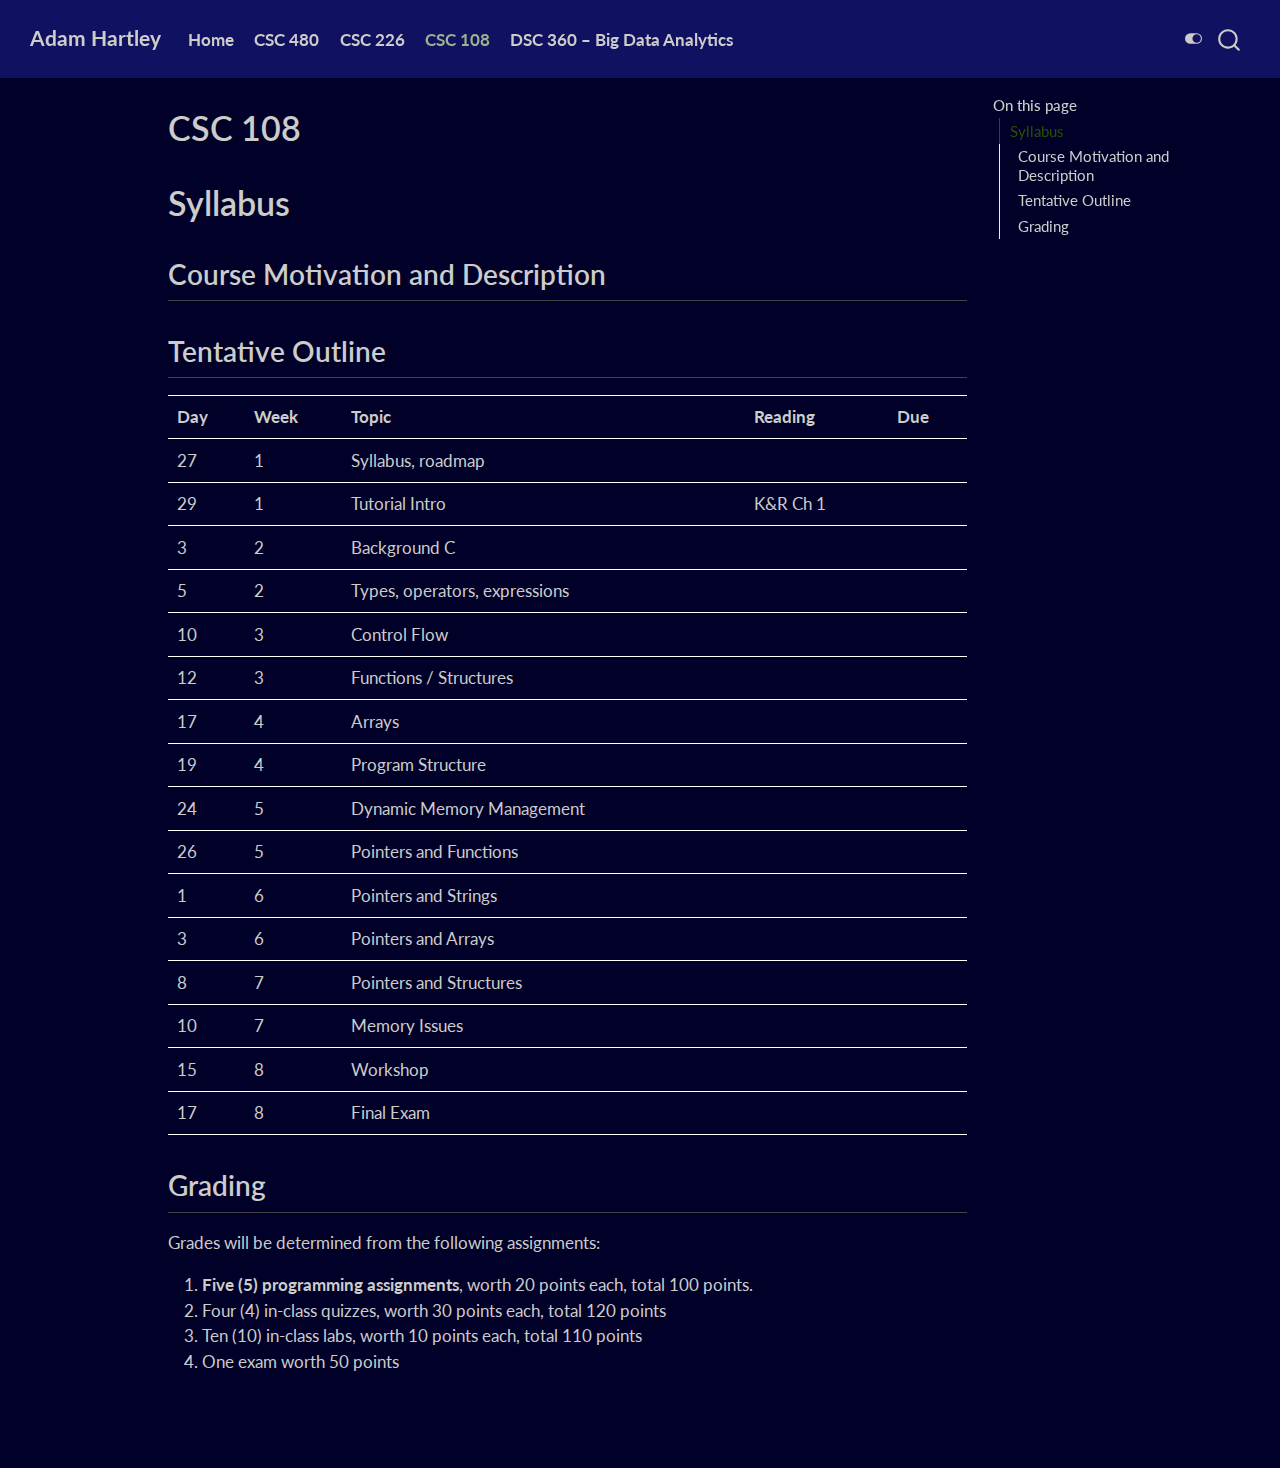
<file: docs/CSC_108/CSC_108.html>
<!DOCTYPE html>
<html xmlns="http://www.w3.org/1999/xhtml" lang="en" xml:lang="en"><head>

<meta charset="utf-8">
<meta name="generator" content="quarto-1.4.555">

<meta name="viewport" content="width=device-width, initial-scale=1.0, user-scalable=yes">


<title>Adam Hartley - CSC 108</title>
<style>
code{white-space: pre-wrap;}
span.smallcaps{font-variant: small-caps;}
div.columns{display: flex; gap: min(4vw, 1.5em);}
div.column{flex: auto; overflow-x: auto;}
div.hanging-indent{margin-left: 1.5em; text-indent: -1.5em;}
ul.task-list{list-style: none;}
ul.task-list li input[type="checkbox"] {
  width: 0.8em;
  margin: 0 0.8em 0.2em -1em; /* quarto-specific, see https://github.com/quarto-dev/quarto-cli/issues/4556 */ 
  vertical-align: middle;
}
</style>


<script src="../site_libs/quarto-nav/quarto-nav.js"></script>
<script src="../site_libs/quarto-nav/headroom.min.js"></script>
<script src="../site_libs/clipboard/clipboard.min.js"></script>
<script src="../site_libs/quarto-search/autocomplete.umd.js"></script>
<script src="../site_libs/quarto-search/fuse.min.js"></script>
<script src="../site_libs/quarto-search/quarto-search.js"></script>
<meta name="quarto:offset" content="../">
<script src="../site_libs/quarto-html/quarto.js"></script>
<script src="../site_libs/quarto-html/popper.min.js"></script>
<script src="../site_libs/quarto-html/tippy.umd.min.js"></script>
<script src="../site_libs/quarto-html/anchor.min.js"></script>
<link href="../site_libs/quarto-html/tippy.css" rel="stylesheet">
<link href="../site_libs/quarto-html/quarto-syntax-highlighting.css" rel="stylesheet" class="quarto-color-scheme" id="quarto-text-highlighting-styles">
<link href="../site_libs/quarto-html/quarto-syntax-highlighting-dark.css" rel="stylesheet" class="quarto-color-scheme quarto-color-alternate" id="quarto-text-highlighting-styles">
<script src="../site_libs/bootstrap/bootstrap.min.js"></script>
<link href="../site_libs/bootstrap/bootstrap-icons.css" rel="stylesheet">
<link href="../site_libs/bootstrap/bootstrap.min.css" rel="stylesheet" class="quarto-color-scheme" id="quarto-bootstrap" data-mode="light">
<link href="../site_libs/bootstrap/bootstrap-dark.min.css" rel="stylesheet" class="quarto-color-scheme quarto-color-alternate" id="quarto-bootstrap" data-mode="dark">
<script id="quarto-search-options" type="application/json">{
  "location": "navbar",
  "copy-button": false,
  "collapse-after": 3,
  "panel-placement": "end",
  "type": "overlay",
  "limit": 50,
  "keyboard-shortcut": [
    "f",
    "/",
    "s"
  ],
  "show-item-context": false,
  "language": {
    "search-no-results-text": "No results",
    "search-matching-documents-text": "matching documents",
    "search-copy-link-title": "Copy link to search",
    "search-hide-matches-text": "Hide additional matches",
    "search-more-match-text": "more match in this document",
    "search-more-matches-text": "more matches in this document",
    "search-clear-button-title": "Clear",
    "search-text-placeholder": "",
    "search-detached-cancel-button-title": "Cancel",
    "search-submit-button-title": "Submit",
    "search-label": "Search"
  }
}</script>


</head>

<body class="nav-fixed">

<div id="quarto-search-results"></div>
  <header id="quarto-header" class="headroom fixed-top">
    <nav class="navbar navbar-expand-lg " data-bs-theme="dark">
      <div class="navbar-container container-fluid">
      <div class="navbar-brand-container mx-auto">
    <a class="navbar-brand" href="../index.html">
    <span class="navbar-title">Adam Hartley</span>
    </a>
  </div>
            <div id="quarto-search" class="" title="Search"></div>
          <button class="navbar-toggler" type="button" data-bs-toggle="collapse" data-bs-target="#navbarCollapse" aria-controls="navbarCollapse" aria-expanded="false" aria-label="Toggle navigation" onclick="if (window.quartoToggleHeadroom) { window.quartoToggleHeadroom(); }">
  <span class="navbar-toggler-icon"></span>
</button>
          <div class="collapse navbar-collapse" id="navbarCollapse">
            <ul class="navbar-nav navbar-nav-scroll me-auto">
  <li class="nav-item">
    <a class="nav-link" href="../index.html"> 
<span class="menu-text">Home</span></a>
  </li>  
  <li class="nav-item">
    <a class="nav-link" href="../CSC_480/CSC_480.html"> 
<span class="menu-text">CSC 480</span></a>
  </li>  
  <li class="nav-item">
    <a class="nav-link" href="../CSC_226/CSC_226.html"> 
<span class="menu-text">CSC 226</span></a>
  </li>  
  <li class="nav-item">
    <a class="nav-link active" href="../CSC_108/CSC_108.html" aria-current="page"> 
<span class="menu-text">CSC 108</span></a>
  </li>  
  <li class="nav-item">
    <a class="nav-link" href="../DSC_360/DSC_360.html"> 
<span class="menu-text">DSC 360 – Big Data Analytics</span></a>
  </li>  
</ul>
          </div> <!-- /navcollapse -->
          <div class="quarto-navbar-tools">
  <a href="" class="quarto-color-scheme-toggle quarto-navigation-tool  px-1" onclick="window.quartoToggleColorScheme(); return false;" title="Toggle dark mode"><i class="bi"></i></a>
</div>
      </div> <!-- /container-fluid -->
    </nav>
</header>
<!-- content -->
<div id="quarto-content" class="quarto-container page-columns page-rows-contents page-layout-article page-navbar">
<!-- sidebar -->
<!-- margin-sidebar -->
    <div id="quarto-margin-sidebar" class="sidebar margin-sidebar">
        <nav id="TOC" role="doc-toc" class="toc-active">
    <h2 id="toc-title">On this page</h2>
   
  <ul>
  <li><a href="#syllabus" id="toc-syllabus" class="nav-link active" data-scroll-target="#syllabus">Syllabus</a>
  <ul class="collapse">
  <li><a href="#course-motivation-and-description" id="toc-course-motivation-and-description" class="nav-link" data-scroll-target="#course-motivation-and-description">Course Motivation and Description</a></li>
  <li><a href="#tentative-outline" id="toc-tentative-outline" class="nav-link" data-scroll-target="#tentative-outline">Tentative Outline</a></li>
  <li><a href="#grading" id="toc-grading" class="nav-link" data-scroll-target="#grading">Grading</a></li>
  </ul></li>
  </ul>
</nav>
    </div>
<!-- main -->
<main class="content" id="quarto-document-content">

<header id="title-block-header" class="quarto-title-block default">
<div class="quarto-title">
<h1 class="title">CSC 108</h1>
</div>



<div class="quarto-title-meta">

    
  
    
  </div>
  


</header>


<section id="syllabus" class="level1">
<h1>Syllabus</h1>
<section id="course-motivation-and-description" class="level2">
<h2 class="anchored" data-anchor-id="course-motivation-and-description">Course Motivation and Description</h2>
</section>
<section id="tentative-outline" class="level2">
<h2 class="anchored" data-anchor-id="tentative-outline">Tentative Outline</h2>
<table class="caption-top table">
<thead>
<tr class="header">
<th>Day</th>
<th>Week</th>
<th>Topic</th>
<th>Reading</th>
<th>Due</th>
</tr>
</thead>
<tbody>
<tr class="odd">
<td>27</td>
<td>1</td>
<td>Syllabus, roadmap</td>
<td></td>
<td></td>
</tr>
<tr class="even">
<td>29</td>
<td>1</td>
<td>Tutorial Intro</td>
<td>K&amp;R Ch 1</td>
<td></td>
</tr>
<tr class="odd">
<td>3</td>
<td>2</td>
<td>Background C</td>
<td></td>
<td></td>
</tr>
<tr class="even">
<td>5</td>
<td>2</td>
<td>Types, operators, expressions</td>
<td></td>
<td></td>
</tr>
<tr class="odd">
<td>10</td>
<td>3</td>
<td>Control Flow</td>
<td></td>
<td></td>
</tr>
<tr class="even">
<td>12</td>
<td>3</td>
<td>Functions / Structures</td>
<td></td>
<td></td>
</tr>
<tr class="odd">
<td>17</td>
<td>4</td>
<td>Arrays</td>
<td></td>
<td></td>
</tr>
<tr class="even">
<td>19</td>
<td>4</td>
<td>Program Structure</td>
<td></td>
<td></td>
</tr>
<tr class="odd">
<td>24</td>
<td>5</td>
<td>Dynamic Memory Management</td>
<td></td>
<td></td>
</tr>
<tr class="even">
<td>26</td>
<td>5</td>
<td>Pointers and Functions</td>
<td></td>
<td></td>
</tr>
<tr class="odd">
<td>1</td>
<td>6</td>
<td>Pointers and Strings</td>
<td></td>
<td></td>
</tr>
<tr class="even">
<td>3</td>
<td>6</td>
<td>Pointers and Arrays</td>
<td></td>
<td></td>
</tr>
<tr class="odd">
<td>8</td>
<td>7</td>
<td>Pointers and Structures</td>
<td></td>
<td></td>
</tr>
<tr class="even">
<td>10</td>
<td>7</td>
<td>Memory Issues</td>
<td></td>
<td></td>
</tr>
<tr class="odd">
<td>15</td>
<td>8</td>
<td>Workshop</td>
<td></td>
<td></td>
</tr>
<tr class="even">
<td>17</td>
<td>8</td>
<td>Final Exam</td>
<td></td>
<td></td>
</tr>
</tbody>
</table>
</section>
<section id="grading" class="level2">
<h2 class="anchored" data-anchor-id="grading">Grading</h2>
<p>Grades will be determined from the following assignments:</p>
<ol type="1">
<li><strong>Five (5) programming assignments</strong>, worth 20 points each, total 100 points.</li>
<li>Four (4) in-class quizzes, worth 30 points each, total 120 points</li>
<li>Ten (10) in-class labs, worth 10 points each, total 110 points</li>
<li>One exam worth 50 points</li>
</ol>


</section>
</section>

</main> <!-- /main -->
<script id="quarto-html-after-body" type="application/javascript">
window.document.addEventListener("DOMContentLoaded", function (event) {
  const toggleBodyColorMode = (bsSheetEl) => {
    const mode = bsSheetEl.getAttribute("data-mode");
    const bodyEl = window.document.querySelector("body");
    if (mode === "dark") {
      bodyEl.classList.add("quarto-dark");
      bodyEl.classList.remove("quarto-light");
    } else {
      bodyEl.classList.add("quarto-light");
      bodyEl.classList.remove("quarto-dark");
    }
  }
  const toggleBodyColorPrimary = () => {
    const bsSheetEl = window.document.querySelector("link#quarto-bootstrap");
    if (bsSheetEl) {
      toggleBodyColorMode(bsSheetEl);
    }
  }
  toggleBodyColorPrimary();  
  const disableStylesheet = (stylesheets) => {
    for (let i=0; i < stylesheets.length; i++) {
      const stylesheet = stylesheets[i];
      stylesheet.rel = 'prefetch';
    }
  }
  const enableStylesheet = (stylesheets) => {
    for (let i=0; i < stylesheets.length; i++) {
      const stylesheet = stylesheets[i];
      stylesheet.rel = 'stylesheet';
    }
  }
  const manageTransitions = (selector, allowTransitions) => {
    const els = window.document.querySelectorAll(selector);
    for (let i=0; i < els.length; i++) {
      const el = els[i];
      if (allowTransitions) {
        el.classList.remove('notransition');
      } else {
        el.classList.add('notransition');
      }
    }
  }
  const toggleGiscusIfUsed = (isAlternate, darkModeDefault) => {
    const baseTheme = document.querySelector('#giscus-base-theme')?.value ?? 'light';
    const alternateTheme = document.querySelector('#giscus-alt-theme')?.value ?? 'dark';
    let newTheme = '';
    if(darkModeDefault) {
      newTheme = isAlternate ? baseTheme : alternateTheme;
    } else {
      newTheme = isAlternate ? alternateTheme : baseTheme;
    }
    const changeGiscusTheme = () => {
      // From: https://github.com/giscus/giscus/issues/336
      const sendMessage = (message) => {
        const iframe = document.querySelector('iframe.giscus-frame');
        if (!iframe) return;
        iframe.contentWindow.postMessage({ giscus: message }, 'https://giscus.app');
      }
      sendMessage({
        setConfig: {
          theme: newTheme
        }
      });
    }
    const isGiscussLoaded = window.document.querySelector('iframe.giscus-frame') !== null;
    if (isGiscussLoaded) {
      changeGiscusTheme();
    }
  }
  const toggleColorMode = (alternate) => {
    // Switch the stylesheets
    const alternateStylesheets = window.document.querySelectorAll('link.quarto-color-scheme.quarto-color-alternate');
    manageTransitions('#quarto-margin-sidebar .nav-link', false);
    if (alternate) {
      enableStylesheet(alternateStylesheets);
      for (const sheetNode of alternateStylesheets) {
        if (sheetNode.id === "quarto-bootstrap") {
          toggleBodyColorMode(sheetNode);
        }
      }
    } else {
      disableStylesheet(alternateStylesheets);
      toggleBodyColorPrimary();
    }
    manageTransitions('#quarto-margin-sidebar .nav-link', true);
    // Switch the toggles
    const toggles = window.document.querySelectorAll('.quarto-color-scheme-toggle');
    for (let i=0; i < toggles.length; i++) {
      const toggle = toggles[i];
      if (toggle) {
        if (alternate) {
          toggle.classList.add("alternate");     
        } else {
          toggle.classList.remove("alternate");
        }
      }
    }
    // Hack to workaround the fact that safari doesn't
    // properly recolor the scrollbar when toggling (#1455)
    if (navigator.userAgent.indexOf('Safari') > 0 && navigator.userAgent.indexOf('Chrome') == -1) {
      manageTransitions("body", false);
      window.scrollTo(0, 1);
      setTimeout(() => {
        window.scrollTo(0, 0);
        manageTransitions("body", true);
      }, 40);  
    }
  }
  const isFileUrl = () => { 
    return window.location.protocol === 'file:';
  }
  const hasAlternateSentinel = () => {  
    let styleSentinel = getColorSchemeSentinel();
    if (styleSentinel !== null) {
      return styleSentinel === "alternate";
    } else {
      return false;
    }
  }
  const setStyleSentinel = (alternate) => {
    const value = alternate ? "alternate" : "default";
    if (!isFileUrl()) {
      window.localStorage.setItem("quarto-color-scheme", value);
    } else {
      localAlternateSentinel = value;
    }
  }
  const getColorSchemeSentinel = () => {
    if (!isFileUrl()) {
      const storageValue = window.localStorage.getItem("quarto-color-scheme");
      return storageValue != null ? storageValue : localAlternateSentinel;
    } else {
      return localAlternateSentinel;
    }
  }
  const darkModeDefault = true;
  let localAlternateSentinel = darkModeDefault ? 'alternate' : 'default';
  // Dark / light mode switch
  window.quartoToggleColorScheme = () => {
    // Read the current dark / light value 
    let toAlternate = !hasAlternateSentinel();
    toggleColorMode(toAlternate);
    setStyleSentinel(toAlternate);
    toggleGiscusIfUsed(toAlternate, darkModeDefault);
  };
  // Ensure there is a toggle, if there isn't float one in the top right
  if (window.document.querySelector('.quarto-color-scheme-toggle') === null) {
    const a = window.document.createElement('a');
    a.classList.add('top-right');
    a.classList.add('quarto-color-scheme-toggle');
    a.href = "";
    a.onclick = function() { try { window.quartoToggleColorScheme(); } catch {} return false; };
    const i = window.document.createElement("i");
    i.classList.add('bi');
    a.appendChild(i);
    window.document.body.appendChild(a);
  }
  // Switch to dark mode if need be
  if (hasAlternateSentinel()) {
    toggleColorMode(true);
  } else {
    toggleColorMode(false);
  }
  const icon = "";
  const anchorJS = new window.AnchorJS();
  anchorJS.options = {
    placement: 'right',
    icon: icon
  };
  anchorJS.add('.anchored');
  const isCodeAnnotation = (el) => {
    for (const clz of el.classList) {
      if (clz.startsWith('code-annotation-')) {                     
        return true;
      }
    }
    return false;
  }
  const clipboard = new window.ClipboardJS('.code-copy-button', {
    text: function(trigger) {
      const codeEl = trigger.previousElementSibling.cloneNode(true);
      for (const childEl of codeEl.children) {
        if (isCodeAnnotation(childEl)) {
          childEl.remove();
        }
      }
      return codeEl.innerText;
    }
  });
  clipboard.on('success', function(e) {
    // button target
    const button = e.trigger;
    // don't keep focus
    button.blur();
    // flash "checked"
    button.classList.add('code-copy-button-checked');
    var currentTitle = button.getAttribute("title");
    button.setAttribute("title", "Copied!");
    let tooltip;
    if (window.bootstrap) {
      button.setAttribute("data-bs-toggle", "tooltip");
      button.setAttribute("data-bs-placement", "left");
      button.setAttribute("data-bs-title", "Copied!");
      tooltip = new bootstrap.Tooltip(button, 
        { trigger: "manual", 
          customClass: "code-copy-button-tooltip",
          offset: [0, -8]});
      tooltip.show();    
    }
    setTimeout(function() {
      if (tooltip) {
        tooltip.hide();
        button.removeAttribute("data-bs-title");
        button.removeAttribute("data-bs-toggle");
        button.removeAttribute("data-bs-placement");
      }
      button.setAttribute("title", currentTitle);
      button.classList.remove('code-copy-button-checked');
    }, 1000);
    // clear code selection
    e.clearSelection();
  });
    var localhostRegex = new RegExp(/^(?:http|https):\/\/localhost\:?[0-9]*\//);
    var mailtoRegex = new RegExp(/^mailto:/);
      var filterRegex = new RegExp('/' + window.location.host + '/');
    var isInternal = (href) => {
        return filterRegex.test(href) || localhostRegex.test(href) || mailtoRegex.test(href);
    }
    // Inspect non-navigation links and adorn them if external
 	var links = window.document.querySelectorAll('a[href]:not(.nav-link):not(.navbar-brand):not(.toc-action):not(.sidebar-link):not(.sidebar-item-toggle):not(.pagination-link):not(.no-external):not([aria-hidden]):not(.dropdown-item):not(.quarto-navigation-tool)');
    for (var i=0; i<links.length; i++) {
      const link = links[i];
      if (!isInternal(link.href)) {
        // undo the damage that might have been done by quarto-nav.js in the case of
        // links that we want to consider external
        if (link.dataset.originalHref !== undefined) {
          link.href = link.dataset.originalHref;
        }
      }
    }
  function tippyHover(el, contentFn, onTriggerFn, onUntriggerFn) {
    const config = {
      allowHTML: true,
      maxWidth: 500,
      delay: 100,
      arrow: false,
      appendTo: function(el) {
          return el.parentElement;
      },
      interactive: true,
      interactiveBorder: 10,
      theme: 'quarto',
      placement: 'bottom-start',
    };
    if (contentFn) {
      config.content = contentFn;
    }
    if (onTriggerFn) {
      config.onTrigger = onTriggerFn;
    }
    if (onUntriggerFn) {
      config.onUntrigger = onUntriggerFn;
    }
    window.tippy(el, config); 
  }
  const noterefs = window.document.querySelectorAll('a[role="doc-noteref"]');
  for (var i=0; i<noterefs.length; i++) {
    const ref = noterefs[i];
    tippyHover(ref, function() {
      // use id or data attribute instead here
      let href = ref.getAttribute('data-footnote-href') || ref.getAttribute('href');
      try { href = new URL(href).hash; } catch {}
      const id = href.replace(/^#\/?/, "");
      const note = window.document.getElementById(id);
      if (note) {
        return note.innerHTML;
      } else {
        return "";
      }
    });
  }
  const xrefs = window.document.querySelectorAll('a.quarto-xref');
  const processXRef = (id, note) => {
    // Strip column container classes
    const stripColumnClz = (el) => {
      el.classList.remove("page-full", "page-columns");
      if (el.children) {
        for (const child of el.children) {
          stripColumnClz(child);
        }
      }
    }
    stripColumnClz(note)
    if (id === null || id.startsWith('sec-')) {
      // Special case sections, only their first couple elements
      const container = document.createElement("div");
      if (note.children && note.children.length > 2) {
        container.appendChild(note.children[0].cloneNode(true));
        for (let i = 1; i < note.children.length; i++) {
          const child = note.children[i];
          if (child.tagName === "P" && child.innerText === "") {
            continue;
          } else {
            container.appendChild(child.cloneNode(true));
            break;
          }
        }
        if (window.Quarto?.typesetMath) {
          window.Quarto.typesetMath(container);
        }
        return container.innerHTML
      } else {
        if (window.Quarto?.typesetMath) {
          window.Quarto.typesetMath(note);
        }
        return note.innerHTML;
      }
    } else {
      // Remove any anchor links if they are present
      const anchorLink = note.querySelector('a.anchorjs-link');
      if (anchorLink) {
        anchorLink.remove();
      }
      if (window.Quarto?.typesetMath) {
        window.Quarto.typesetMath(note);
      }
      // TODO in 1.5, we should make sure this works without a callout special case
      if (note.classList.contains("callout")) {
        return note.outerHTML;
      } else {
        return note.innerHTML;
      }
    }
  }
  for (var i=0; i<xrefs.length; i++) {
    const xref = xrefs[i];
    tippyHover(xref, undefined, function(instance) {
      instance.disable();
      let url = xref.getAttribute('href');
      let hash = undefined; 
      if (url.startsWith('#')) {
        hash = url;
      } else {
        try { hash = new URL(url).hash; } catch {}
      }
      if (hash) {
        const id = hash.replace(/^#\/?/, "");
        const note = window.document.getElementById(id);
        if (note !== null) {
          try {
            const html = processXRef(id, note.cloneNode(true));
            instance.setContent(html);
          } finally {
            instance.enable();
            instance.show();
          }
        } else {
          // See if we can fetch this
          fetch(url.split('#')[0])
          .then(res => res.text())
          .then(html => {
            const parser = new DOMParser();
            const htmlDoc = parser.parseFromString(html, "text/html");
            const note = htmlDoc.getElementById(id);
            if (note !== null) {
              const html = processXRef(id, note);
              instance.setContent(html);
            } 
          }).finally(() => {
            instance.enable();
            instance.show();
          });
        }
      } else {
        // See if we can fetch a full url (with no hash to target)
        // This is a special case and we should probably do some content thinning / targeting
        fetch(url)
        .then(res => res.text())
        .then(html => {
          const parser = new DOMParser();
          const htmlDoc = parser.parseFromString(html, "text/html");
          const note = htmlDoc.querySelector('main.content');
          if (note !== null) {
            // This should only happen for chapter cross references
            // (since there is no id in the URL)
            // remove the first header
            if (note.children.length > 0 && note.children[0].tagName === "HEADER") {
              note.children[0].remove();
            }
            const html = processXRef(null, note);
            instance.setContent(html);
          } 
        }).finally(() => {
          instance.enable();
          instance.show();
        });
      }
    }, function(instance) {
    });
  }
      let selectedAnnoteEl;
      const selectorForAnnotation = ( cell, annotation) => {
        let cellAttr = 'data-code-cell="' + cell + '"';
        let lineAttr = 'data-code-annotation="' +  annotation + '"';
        const selector = 'span[' + cellAttr + '][' + lineAttr + ']';
        return selector;
      }
      const selectCodeLines = (annoteEl) => {
        const doc = window.document;
        const targetCell = annoteEl.getAttribute("data-target-cell");
        const targetAnnotation = annoteEl.getAttribute("data-target-annotation");
        const annoteSpan = window.document.querySelector(selectorForAnnotation(targetCell, targetAnnotation));
        const lines = annoteSpan.getAttribute("data-code-lines").split(",");
        const lineIds = lines.map((line) => {
          return targetCell + "-" + line;
        })
        let top = null;
        let height = null;
        let parent = null;
        if (lineIds.length > 0) {
            //compute the position of the single el (top and bottom and make a div)
            const el = window.document.getElementById(lineIds[0]);
            top = el.offsetTop;
            height = el.offsetHeight;
            parent = el.parentElement.parentElement;
          if (lineIds.length > 1) {
            const lastEl = window.document.getElementById(lineIds[lineIds.length - 1]);
            const bottom = lastEl.offsetTop + lastEl.offsetHeight;
            height = bottom - top;
          }
          if (top !== null && height !== null && parent !== null) {
            // cook up a div (if necessary) and position it 
            let div = window.document.getElementById("code-annotation-line-highlight");
            if (div === null) {
              div = window.document.createElement("div");
              div.setAttribute("id", "code-annotation-line-highlight");
              div.style.position = 'absolute';
              parent.appendChild(div);
            }
            div.style.top = top - 2 + "px";
            div.style.height = height + 4 + "px";
            div.style.left = 0;
            let gutterDiv = window.document.getElementById("code-annotation-line-highlight-gutter");
            if (gutterDiv === null) {
              gutterDiv = window.document.createElement("div");
              gutterDiv.setAttribute("id", "code-annotation-line-highlight-gutter");
              gutterDiv.style.position = 'absolute';
              const codeCell = window.document.getElementById(targetCell);
              const gutter = codeCell.querySelector('.code-annotation-gutter');
              gutter.appendChild(gutterDiv);
            }
            gutterDiv.style.top = top - 2 + "px";
            gutterDiv.style.height = height + 4 + "px";
          }
          selectedAnnoteEl = annoteEl;
        }
      };
      const unselectCodeLines = () => {
        const elementsIds = ["code-annotation-line-highlight", "code-annotation-line-highlight-gutter"];
        elementsIds.forEach((elId) => {
          const div = window.document.getElementById(elId);
          if (div) {
            div.remove();
          }
        });
        selectedAnnoteEl = undefined;
      };
        // Handle positioning of the toggle
    window.addEventListener(
      "resize",
      throttle(() => {
        elRect = undefined;
        if (selectedAnnoteEl) {
          selectCodeLines(selectedAnnoteEl);
        }
      }, 10)
    );
    function throttle(fn, ms) {
    let throttle = false;
    let timer;
      return (...args) => {
        if(!throttle) { // first call gets through
            fn.apply(this, args);
            throttle = true;
        } else { // all the others get throttled
            if(timer) clearTimeout(timer); // cancel #2
            timer = setTimeout(() => {
              fn.apply(this, args);
              timer = throttle = false;
            }, ms);
        }
      };
    }
      // Attach click handler to the DT
      const annoteDls = window.document.querySelectorAll('dt[data-target-cell]');
      for (const annoteDlNode of annoteDls) {
        annoteDlNode.addEventListener('click', (event) => {
          const clickedEl = event.target;
          if (clickedEl !== selectedAnnoteEl) {
            unselectCodeLines();
            const activeEl = window.document.querySelector('dt[data-target-cell].code-annotation-active');
            if (activeEl) {
              activeEl.classList.remove('code-annotation-active');
            }
            selectCodeLines(clickedEl);
            clickedEl.classList.add('code-annotation-active');
          } else {
            // Unselect the line
            unselectCodeLines();
            clickedEl.classList.remove('code-annotation-active');
          }
        });
      }
  const findCites = (el) => {
    const parentEl = el.parentElement;
    if (parentEl) {
      const cites = parentEl.dataset.cites;
      if (cites) {
        return {
          el,
          cites: cites.split(' ')
        };
      } else {
        return findCites(el.parentElement)
      }
    } else {
      return undefined;
    }
  };
  var bibliorefs = window.document.querySelectorAll('a[role="doc-biblioref"]');
  for (var i=0; i<bibliorefs.length; i++) {
    const ref = bibliorefs[i];
    const citeInfo = findCites(ref);
    if (citeInfo) {
      tippyHover(citeInfo.el, function() {
        var popup = window.document.createElement('div');
        citeInfo.cites.forEach(function(cite) {
          var citeDiv = window.document.createElement('div');
          citeDiv.classList.add('hanging-indent');
          citeDiv.classList.add('csl-entry');
          var biblioDiv = window.document.getElementById('ref-' + cite);
          if (biblioDiv) {
            citeDiv.innerHTML = biblioDiv.innerHTML;
          }
          popup.appendChild(citeDiv);
        });
        return popup.innerHTML;
      });
    }
  }
});
</script>
</div> <!-- /content -->




</body></html>
</file>
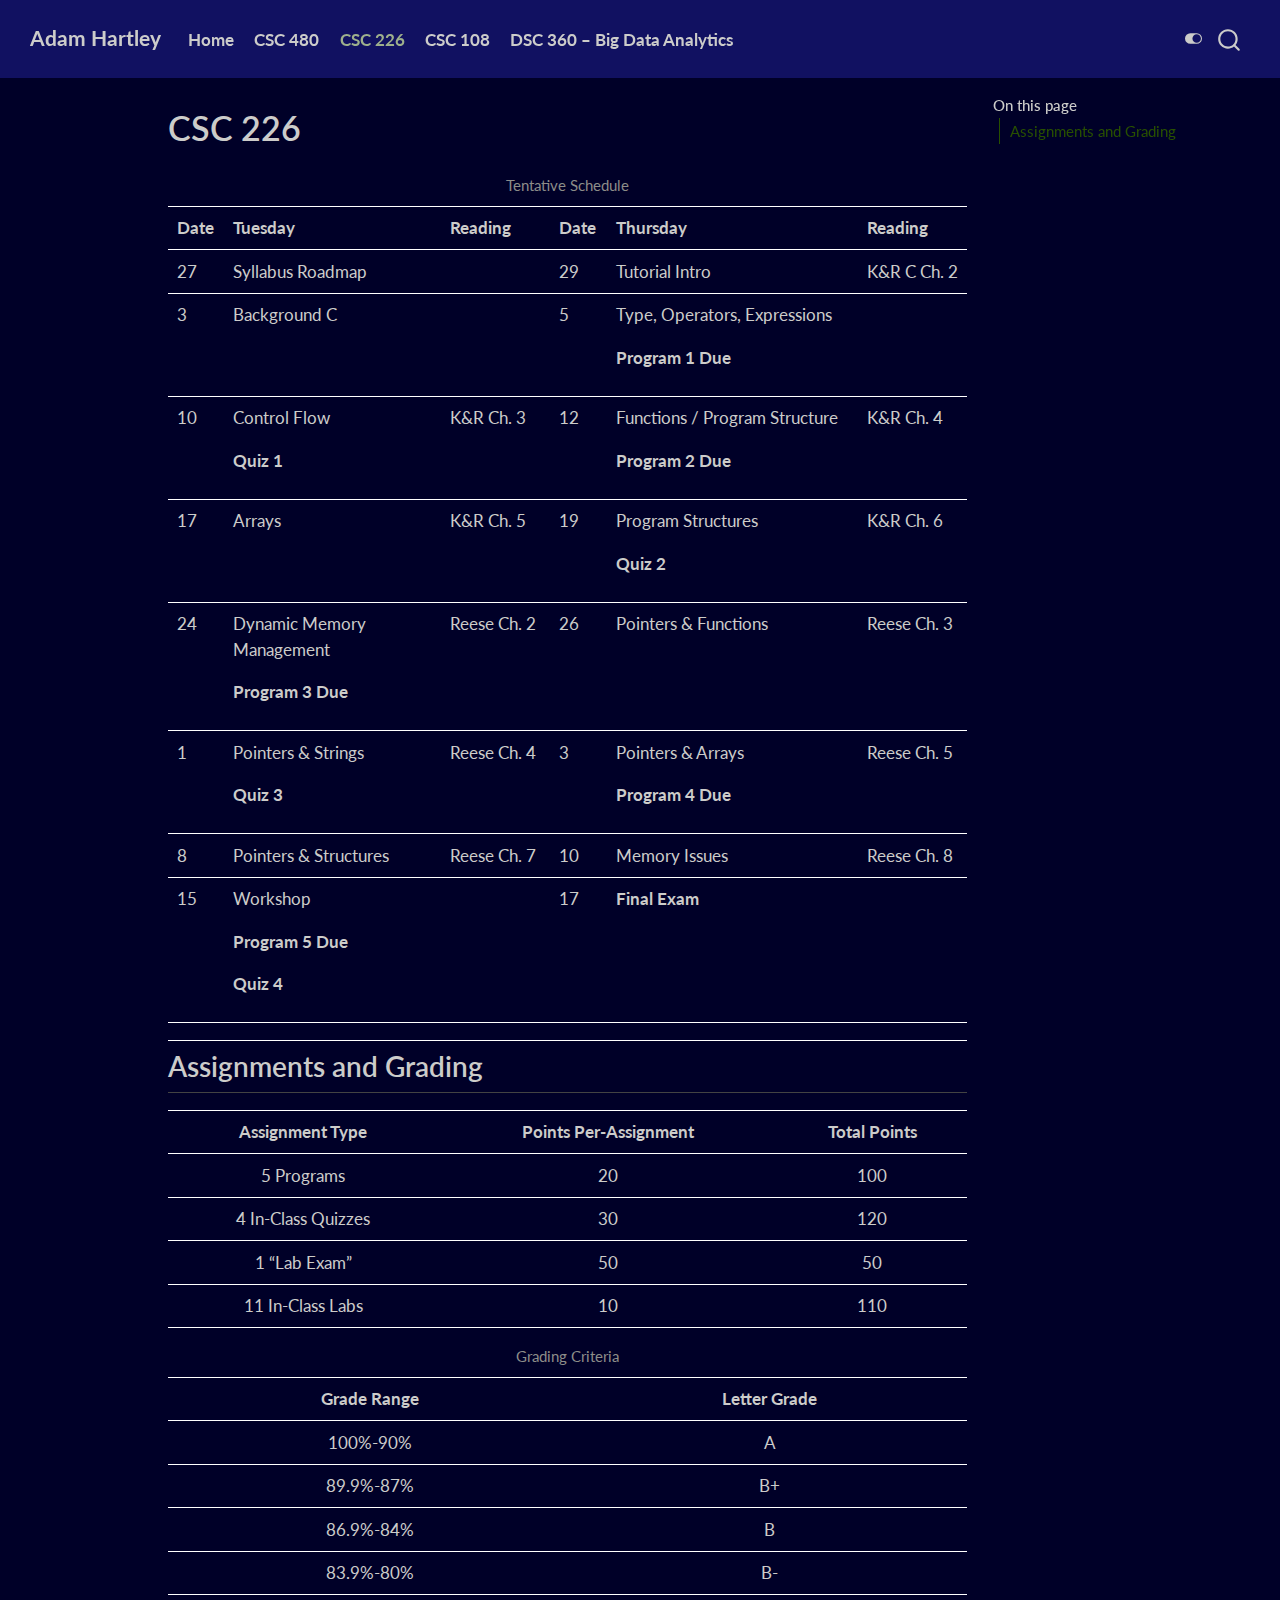
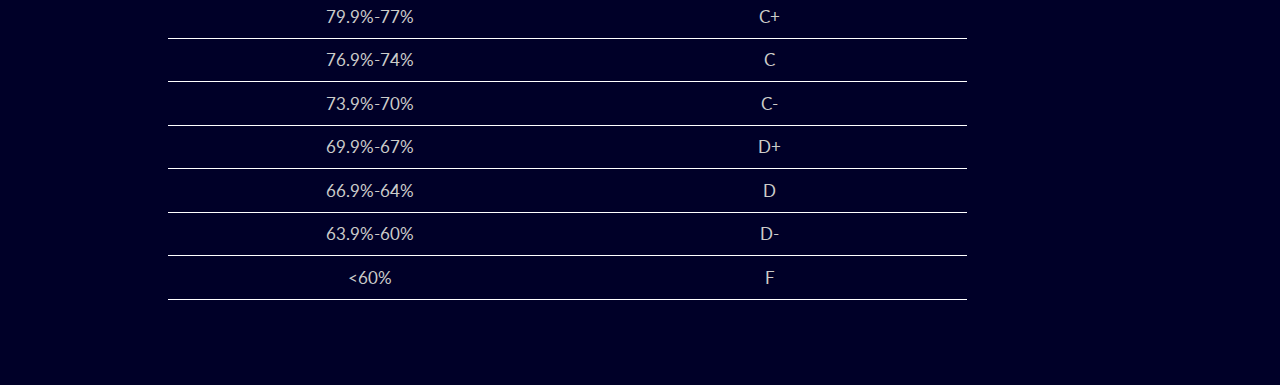
<file: docs/CSC_226/CSC_226.html>
<!DOCTYPE html>
<html xmlns="http://www.w3.org/1999/xhtml" lang="en" xml:lang="en"><head>

<meta charset="utf-8">
<meta name="generator" content="quarto-1.4.555">

<meta name="viewport" content="width=device-width, initial-scale=1.0, user-scalable=yes">


<title>Adam Hartley - CSC 226</title>
<style>
code{white-space: pre-wrap;}
span.smallcaps{font-variant: small-caps;}
div.columns{display: flex; gap: min(4vw, 1.5em);}
div.column{flex: auto; overflow-x: auto;}
div.hanging-indent{margin-left: 1.5em; text-indent: -1.5em;}
ul.task-list{list-style: none;}
ul.task-list li input[type="checkbox"] {
  width: 0.8em;
  margin: 0 0.8em 0.2em -1em; /* quarto-specific, see https://github.com/quarto-dev/quarto-cli/issues/4556 */ 
  vertical-align: middle;
}
</style>


<script src="../site_libs/quarto-nav/quarto-nav.js"></script>
<script src="../site_libs/quarto-nav/headroom.min.js"></script>
<script src="../site_libs/clipboard/clipboard.min.js"></script>
<script src="../site_libs/quarto-search/autocomplete.umd.js"></script>
<script src="../site_libs/quarto-search/fuse.min.js"></script>
<script src="../site_libs/quarto-search/quarto-search.js"></script>
<meta name="quarto:offset" content="../">
<script src="../site_libs/quarto-html/quarto.js"></script>
<script src="../site_libs/quarto-html/popper.min.js"></script>
<script src="../site_libs/quarto-html/tippy.umd.min.js"></script>
<script src="../site_libs/quarto-html/anchor.min.js"></script>
<link href="../site_libs/quarto-html/tippy.css" rel="stylesheet">
<link href="../site_libs/quarto-html/quarto-syntax-highlighting.css" rel="stylesheet" class="quarto-color-scheme" id="quarto-text-highlighting-styles">
<link href="../site_libs/quarto-html/quarto-syntax-highlighting-dark.css" rel="stylesheet" class="quarto-color-scheme quarto-color-alternate" id="quarto-text-highlighting-styles">
<script src="../site_libs/bootstrap/bootstrap.min.js"></script>
<link href="../site_libs/bootstrap/bootstrap-icons.css" rel="stylesheet">
<link href="../site_libs/bootstrap/bootstrap.min.css" rel="stylesheet" class="quarto-color-scheme" id="quarto-bootstrap" data-mode="light">
<link href="../site_libs/bootstrap/bootstrap-dark.min.css" rel="stylesheet" class="quarto-color-scheme quarto-color-alternate" id="quarto-bootstrap" data-mode="dark">
<script id="quarto-search-options" type="application/json">{
  "location": "navbar",
  "copy-button": false,
  "collapse-after": 3,
  "panel-placement": "end",
  "type": "overlay",
  "limit": 50,
  "keyboard-shortcut": [
    "f",
    "/",
    "s"
  ],
  "show-item-context": false,
  "language": {
    "search-no-results-text": "No results",
    "search-matching-documents-text": "matching documents",
    "search-copy-link-title": "Copy link to search",
    "search-hide-matches-text": "Hide additional matches",
    "search-more-match-text": "more match in this document",
    "search-more-matches-text": "more matches in this document",
    "search-clear-button-title": "Clear",
    "search-text-placeholder": "",
    "search-detached-cancel-button-title": "Cancel",
    "search-submit-button-title": "Submit",
    "search-label": "Search"
  }
}</script>


</head>

<body class="nav-fixed">

<div id="quarto-search-results"></div>
  <header id="quarto-header" class="headroom fixed-top">
    <nav class="navbar navbar-expand-lg " data-bs-theme="dark">
      <div class="navbar-container container-fluid">
      <div class="navbar-brand-container mx-auto">
    <a class="navbar-brand" href="../index.html">
    <span class="navbar-title">Adam Hartley</span>
    </a>
  </div>
            <div id="quarto-search" class="" title="Search"></div>
          <button class="navbar-toggler" type="button" data-bs-toggle="collapse" data-bs-target="#navbarCollapse" aria-controls="navbarCollapse" aria-expanded="false" aria-label="Toggle navigation" onclick="if (window.quartoToggleHeadroom) { window.quartoToggleHeadroom(); }">
  <span class="navbar-toggler-icon"></span>
</button>
          <div class="collapse navbar-collapse" id="navbarCollapse">
            <ul class="navbar-nav navbar-nav-scroll me-auto">
  <li class="nav-item">
    <a class="nav-link" href="../index.html"> 
<span class="menu-text">Home</span></a>
  </li>  
  <li class="nav-item">
    <a class="nav-link" href="../CSC_480/CSC_480.html"> 
<span class="menu-text">CSC 480</span></a>
  </li>  
  <li class="nav-item">
    <a class="nav-link active" href="../CSC_226/CSC_226.html" aria-current="page"> 
<span class="menu-text">CSC 226</span></a>
  </li>  
  <li class="nav-item">
    <a class="nav-link" href="../CSC_108/CSC_108.html"> 
<span class="menu-text">CSC 108</span></a>
  </li>  
  <li class="nav-item">
    <a class="nav-link" href="../DSC_360/DSC_360.html"> 
<span class="menu-text">DSC 360 – Big Data Analytics</span></a>
  </li>  
</ul>
          </div> <!-- /navcollapse -->
          <div class="quarto-navbar-tools">
  <a href="" class="quarto-color-scheme-toggle quarto-navigation-tool  px-1" onclick="window.quartoToggleColorScheme(); return false;" title="Toggle dark mode"><i class="bi"></i></a>
</div>
      </div> <!-- /container-fluid -->
    </nav>
</header>
<!-- content -->
<div id="quarto-content" class="quarto-container page-columns page-rows-contents page-layout-article page-navbar">
<!-- sidebar -->
<!-- margin-sidebar -->
    <div id="quarto-margin-sidebar" class="sidebar margin-sidebar">
        <nav id="TOC" role="doc-toc" class="toc-active">
    <h2 id="toc-title">On this page</h2>
   
  <ul>
  <li><a href="#assignments-and-grading" id="toc-assignments-and-grading" class="nav-link active" data-scroll-target="#assignments-and-grading">Assignments and Grading</a></li>
  </ul>
</nav>
    </div>
<!-- main -->
<main class="content" id="quarto-document-content">

<header id="title-block-header" class="quarto-title-block default">
<div class="quarto-title">
<h1 class="title">CSC 226</h1>
</div>



<div class="quarto-title-meta">

    
  
    
  </div>
  


</header>


<table class="caption-top table">
<caption>Tentative Schedule</caption>
<colgroup>
<col style="width: 6%">
<col style="width: 26%">
<col style="width: 13%">
<col style="width: 6%">
<col style="width: 30%">
<col style="width: 13%">
</colgroup>
<thead>
<tr class="header">
<th>Date</th>
<th>Tuesday</th>
<th>Reading</th>
<th>Date</th>
<th>Thursday</th>
<th>Reading</th>
</tr>
</thead>
<tbody>
<tr class="odd">
<td>27</td>
<td>Syllabus Roadmap</td>
<td></td>
<td>29</td>
<td>Tutorial Intro</td>
<td>K&amp;R C Ch. 2</td>
</tr>
<tr class="even">
<td>3</td>
<td>Background C</td>
<td></td>
<td>5</td>
<td><p>Type, Operators, Expressions</p>
<p><strong>Program 1 Due</strong></p></td>
<td></td>
</tr>
<tr class="odd">
<td>10</td>
<td><p>Control Flow</p>
<p><strong>Quiz 1</strong></p></td>
<td>K&amp;R Ch. 3</td>
<td>12</td>
<td><p>Functions / Program Structure</p>
<p><strong>Program 2 Due</strong></p></td>
<td>K&amp;R Ch. 4</td>
</tr>
<tr class="even">
<td>17</td>
<td>Arrays</td>
<td>K&amp;R Ch. 5</td>
<td>19</td>
<td><p>Program Structures</p>
<p><strong>Quiz 2</strong></p></td>
<td>K&amp;R Ch. 6</td>
</tr>
<tr class="odd">
<td>24</td>
<td><p>Dynamic Memory Management</p>
<p><strong>Program 3 Due</strong></p></td>
<td>Reese Ch. 2</td>
<td>26</td>
<td>Pointers &amp; Functions</td>
<td>Reese Ch. 3</td>
</tr>
<tr class="even">
<td>1</td>
<td><p>Pointers &amp; Strings</p>
<p><strong>Quiz 3</strong></p></td>
<td>Reese Ch. 4</td>
<td>3</td>
<td><p>Pointers &amp; Arrays</p>
<p><strong>Program 4 Due</strong></p></td>
<td>Reese Ch. 5</td>
</tr>
<tr class="odd">
<td>8</td>
<td>Pointers &amp; Structures</td>
<td>Reese Ch. 7</td>
<td>10</td>
<td>Memory Issues</td>
<td>Reese Ch. 8</td>
</tr>
<tr class="even">
<td>15</td>
<td><p>Workshop</p>
<p><strong>Program 5 Due</strong></p>
<p><strong>Quiz 4</strong></p></td>
<td></td>
<td>17</td>
<td><strong>Final Exam</strong></td>
<td></td>
</tr>
<tr class="odd">
<td></td>
<td></td>
<td></td>
<td></td>
<td></td>
<td></td>
</tr>
</tbody>
</table>
<section id="assignments-and-grading" class="level2">
<h2 class="anchored" data-anchor-id="assignments-and-grading">Assignments and Grading</h2>
<table class="caption-top table">
<thead>
<tr class="header">
<th style="text-align: center;">Assignment Type</th>
<th style="text-align: center;">Points Per-Assignment</th>
<th style="text-align: center;">Total Points</th>
</tr>
</thead>
<tbody>
<tr class="odd">
<td style="text-align: center;">5 Programs</td>
<td style="text-align: center;">20</td>
<td style="text-align: center;">100</td>
</tr>
<tr class="even">
<td style="text-align: center;">4 In-Class Quizzes</td>
<td style="text-align: center;">30</td>
<td style="text-align: center;">120</td>
</tr>
<tr class="odd">
<td style="text-align: center;">1 “Lab Exam”</td>
<td style="text-align: center;">50</td>
<td style="text-align: center;">50</td>
</tr>
<tr class="even">
<td style="text-align: center;">11 In-Class Labs</td>
<td style="text-align: center;">10</td>
<td style="text-align: center;">110</td>
</tr>
</tbody>
</table>
<table class="caption-top table">
<caption>Grading Criteria</caption>
<thead>
<tr class="header">
<th style="text-align: center;">Grade Range</th>
<th style="text-align: center;">Letter Grade</th>
</tr>
</thead>
<tbody>
<tr class="odd">
<td style="text-align: center;">100%-90%</td>
<td style="text-align: center;">A</td>
</tr>
<tr class="even">
<td style="text-align: center;">89.9%-87%</td>
<td style="text-align: center;">B+</td>
</tr>
<tr class="odd">
<td style="text-align: center;">86.9%-84%</td>
<td style="text-align: center;">B</td>
</tr>
<tr class="even">
<td style="text-align: center;">83.9%-80%</td>
<td style="text-align: center;">B-</td>
</tr>
<tr class="odd">
<td style="text-align: center;">79.9%-77%</td>
<td style="text-align: center;">C+</td>
</tr>
<tr class="even">
<td style="text-align: center;">76.9%-74%</td>
<td style="text-align: center;">C</td>
</tr>
<tr class="odd">
<td style="text-align: center;">73.9%-70%</td>
<td style="text-align: center;">C-</td>
</tr>
<tr class="even">
<td style="text-align: center;">69.9%-67%</td>
<td style="text-align: center;">D+</td>
</tr>
<tr class="odd">
<td style="text-align: center;">66.9%-64%</td>
<td style="text-align: center;">D</td>
</tr>
<tr class="even">
<td style="text-align: center;">63.9%-60%</td>
<td style="text-align: center;">D-</td>
</tr>
<tr class="odd">
<td style="text-align: center;">&lt;60%</td>
<td style="text-align: center;">F</td>
</tr>
</tbody>
</table>


</section>

</main> <!-- /main -->
<script id="quarto-html-after-body" type="application/javascript">
window.document.addEventListener("DOMContentLoaded", function (event) {
  const toggleBodyColorMode = (bsSheetEl) => {
    const mode = bsSheetEl.getAttribute("data-mode");
    const bodyEl = window.document.querySelector("body");
    if (mode === "dark") {
      bodyEl.classList.add("quarto-dark");
      bodyEl.classList.remove("quarto-light");
    } else {
      bodyEl.classList.add("quarto-light");
      bodyEl.classList.remove("quarto-dark");
    }
  }
  const toggleBodyColorPrimary = () => {
    const bsSheetEl = window.document.querySelector("link#quarto-bootstrap");
    if (bsSheetEl) {
      toggleBodyColorMode(bsSheetEl);
    }
  }
  toggleBodyColorPrimary();  
  const disableStylesheet = (stylesheets) => {
    for (let i=0; i < stylesheets.length; i++) {
      const stylesheet = stylesheets[i];
      stylesheet.rel = 'prefetch';
    }
  }
  const enableStylesheet = (stylesheets) => {
    for (let i=0; i < stylesheets.length; i++) {
      const stylesheet = stylesheets[i];
      stylesheet.rel = 'stylesheet';
    }
  }
  const manageTransitions = (selector, allowTransitions) => {
    const els = window.document.querySelectorAll(selector);
    for (let i=0; i < els.length; i++) {
      const el = els[i];
      if (allowTransitions) {
        el.classList.remove('notransition');
      } else {
        el.classList.add('notransition');
      }
    }
  }
  const toggleGiscusIfUsed = (isAlternate, darkModeDefault) => {
    const baseTheme = document.querySelector('#giscus-base-theme')?.value ?? 'light';
    const alternateTheme = document.querySelector('#giscus-alt-theme')?.value ?? 'dark';
    let newTheme = '';
    if(darkModeDefault) {
      newTheme = isAlternate ? baseTheme : alternateTheme;
    } else {
      newTheme = isAlternate ? alternateTheme : baseTheme;
    }
    const changeGiscusTheme = () => {
      // From: https://github.com/giscus/giscus/issues/336
      const sendMessage = (message) => {
        const iframe = document.querySelector('iframe.giscus-frame');
        if (!iframe) return;
        iframe.contentWindow.postMessage({ giscus: message }, 'https://giscus.app');
      }
      sendMessage({
        setConfig: {
          theme: newTheme
        }
      });
    }
    const isGiscussLoaded = window.document.querySelector('iframe.giscus-frame') !== null;
    if (isGiscussLoaded) {
      changeGiscusTheme();
    }
  }
  const toggleColorMode = (alternate) => {
    // Switch the stylesheets
    const alternateStylesheets = window.document.querySelectorAll('link.quarto-color-scheme.quarto-color-alternate');
    manageTransitions('#quarto-margin-sidebar .nav-link', false);
    if (alternate) {
      enableStylesheet(alternateStylesheets);
      for (const sheetNode of alternateStylesheets) {
        if (sheetNode.id === "quarto-bootstrap") {
          toggleBodyColorMode(sheetNode);
        }
      }
    } else {
      disableStylesheet(alternateStylesheets);
      toggleBodyColorPrimary();
    }
    manageTransitions('#quarto-margin-sidebar .nav-link', true);
    // Switch the toggles
    const toggles = window.document.querySelectorAll('.quarto-color-scheme-toggle');
    for (let i=0; i < toggles.length; i++) {
      const toggle = toggles[i];
      if (toggle) {
        if (alternate) {
          toggle.classList.add("alternate");     
        } else {
          toggle.classList.remove("alternate");
        }
      }
    }
    // Hack to workaround the fact that safari doesn't
    // properly recolor the scrollbar when toggling (#1455)
    if (navigator.userAgent.indexOf('Safari') > 0 && navigator.userAgent.indexOf('Chrome') == -1) {
      manageTransitions("body", false);
      window.scrollTo(0, 1);
      setTimeout(() => {
        window.scrollTo(0, 0);
        manageTransitions("body", true);
      }, 40);  
    }
  }
  const isFileUrl = () => { 
    return window.location.protocol === 'file:';
  }
  const hasAlternateSentinel = () => {  
    let styleSentinel = getColorSchemeSentinel();
    if (styleSentinel !== null) {
      return styleSentinel === "alternate";
    } else {
      return false;
    }
  }
  const setStyleSentinel = (alternate) => {
    const value = alternate ? "alternate" : "default";
    if (!isFileUrl()) {
      window.localStorage.setItem("quarto-color-scheme", value);
    } else {
      localAlternateSentinel = value;
    }
  }
  const getColorSchemeSentinel = () => {
    if (!isFileUrl()) {
      const storageValue = window.localStorage.getItem("quarto-color-scheme");
      return storageValue != null ? storageValue : localAlternateSentinel;
    } else {
      return localAlternateSentinel;
    }
  }
  const darkModeDefault = true;
  let localAlternateSentinel = darkModeDefault ? 'alternate' : 'default';
  // Dark / light mode switch
  window.quartoToggleColorScheme = () => {
    // Read the current dark / light value 
    let toAlternate = !hasAlternateSentinel();
    toggleColorMode(toAlternate);
    setStyleSentinel(toAlternate);
    toggleGiscusIfUsed(toAlternate, darkModeDefault);
  };
  // Ensure there is a toggle, if there isn't float one in the top right
  if (window.document.querySelector('.quarto-color-scheme-toggle') === null) {
    const a = window.document.createElement('a');
    a.classList.add('top-right');
    a.classList.add('quarto-color-scheme-toggle');
    a.href = "";
    a.onclick = function() { try { window.quartoToggleColorScheme(); } catch {} return false; };
    const i = window.document.createElement("i");
    i.classList.add('bi');
    a.appendChild(i);
    window.document.body.appendChild(a);
  }
  // Switch to dark mode if need be
  if (hasAlternateSentinel()) {
    toggleColorMode(true);
  } else {
    toggleColorMode(false);
  }
  const icon = "";
  const anchorJS = new window.AnchorJS();
  anchorJS.options = {
    placement: 'right',
    icon: icon
  };
  anchorJS.add('.anchored');
  const isCodeAnnotation = (el) => {
    for (const clz of el.classList) {
      if (clz.startsWith('code-annotation-')) {                     
        return true;
      }
    }
    return false;
  }
  const clipboard = new window.ClipboardJS('.code-copy-button', {
    text: function(trigger) {
      const codeEl = trigger.previousElementSibling.cloneNode(true);
      for (const childEl of codeEl.children) {
        if (isCodeAnnotation(childEl)) {
          childEl.remove();
        }
      }
      return codeEl.innerText;
    }
  });
  clipboard.on('success', function(e) {
    // button target
    const button = e.trigger;
    // don't keep focus
    button.blur();
    // flash "checked"
    button.classList.add('code-copy-button-checked');
    var currentTitle = button.getAttribute("title");
    button.setAttribute("title", "Copied!");
    let tooltip;
    if (window.bootstrap) {
      button.setAttribute("data-bs-toggle", "tooltip");
      button.setAttribute("data-bs-placement", "left");
      button.setAttribute("data-bs-title", "Copied!");
      tooltip = new bootstrap.Tooltip(button, 
        { trigger: "manual", 
          customClass: "code-copy-button-tooltip",
          offset: [0, -8]});
      tooltip.show();    
    }
    setTimeout(function() {
      if (tooltip) {
        tooltip.hide();
        button.removeAttribute("data-bs-title");
        button.removeAttribute("data-bs-toggle");
        button.removeAttribute("data-bs-placement");
      }
      button.setAttribute("title", currentTitle);
      button.classList.remove('code-copy-button-checked');
    }, 1000);
    // clear code selection
    e.clearSelection();
  });
    var localhostRegex = new RegExp(/^(?:http|https):\/\/localhost\:?[0-9]*\//);
    var mailtoRegex = new RegExp(/^mailto:/);
      var filterRegex = new RegExp('/' + window.location.host + '/');
    var isInternal = (href) => {
        return filterRegex.test(href) || localhostRegex.test(href) || mailtoRegex.test(href);
    }
    // Inspect non-navigation links and adorn them if external
 	var links = window.document.querySelectorAll('a[href]:not(.nav-link):not(.navbar-brand):not(.toc-action):not(.sidebar-link):not(.sidebar-item-toggle):not(.pagination-link):not(.no-external):not([aria-hidden]):not(.dropdown-item):not(.quarto-navigation-tool)');
    for (var i=0; i<links.length; i++) {
      const link = links[i];
      if (!isInternal(link.href)) {
        // undo the damage that might have been done by quarto-nav.js in the case of
        // links that we want to consider external
        if (link.dataset.originalHref !== undefined) {
          link.href = link.dataset.originalHref;
        }
      }
    }
  function tippyHover(el, contentFn, onTriggerFn, onUntriggerFn) {
    const config = {
      allowHTML: true,
      maxWidth: 500,
      delay: 100,
      arrow: false,
      appendTo: function(el) {
          return el.parentElement;
      },
      interactive: true,
      interactiveBorder: 10,
      theme: 'quarto',
      placement: 'bottom-start',
    };
    if (contentFn) {
      config.content = contentFn;
    }
    if (onTriggerFn) {
      config.onTrigger = onTriggerFn;
    }
    if (onUntriggerFn) {
      config.onUntrigger = onUntriggerFn;
    }
    window.tippy(el, config); 
  }
  const noterefs = window.document.querySelectorAll('a[role="doc-noteref"]');
  for (var i=0; i<noterefs.length; i++) {
    const ref = noterefs[i];
    tippyHover(ref, function() {
      // use id or data attribute instead here
      let href = ref.getAttribute('data-footnote-href') || ref.getAttribute('href');
      try { href = new URL(href).hash; } catch {}
      const id = href.replace(/^#\/?/, "");
      const note = window.document.getElementById(id);
      if (note) {
        return note.innerHTML;
      } else {
        return "";
      }
    });
  }
  const xrefs = window.document.querySelectorAll('a.quarto-xref');
  const processXRef = (id, note) => {
    // Strip column container classes
    const stripColumnClz = (el) => {
      el.classList.remove("page-full", "page-columns");
      if (el.children) {
        for (const child of el.children) {
          stripColumnClz(child);
        }
      }
    }
    stripColumnClz(note)
    if (id === null || id.startsWith('sec-')) {
      // Special case sections, only their first couple elements
      const container = document.createElement("div");
      if (note.children && note.children.length > 2) {
        container.appendChild(note.children[0].cloneNode(true));
        for (let i = 1; i < note.children.length; i++) {
          const child = note.children[i];
          if (child.tagName === "P" && child.innerText === "") {
            continue;
          } else {
            container.appendChild(child.cloneNode(true));
            break;
          }
        }
        if (window.Quarto?.typesetMath) {
          window.Quarto.typesetMath(container);
        }
        return container.innerHTML
      } else {
        if (window.Quarto?.typesetMath) {
          window.Quarto.typesetMath(note);
        }
        return note.innerHTML;
      }
    } else {
      // Remove any anchor links if they are present
      const anchorLink = note.querySelector('a.anchorjs-link');
      if (anchorLink) {
        anchorLink.remove();
      }
      if (window.Quarto?.typesetMath) {
        window.Quarto.typesetMath(note);
      }
      // TODO in 1.5, we should make sure this works without a callout special case
      if (note.classList.contains("callout")) {
        return note.outerHTML;
      } else {
        return note.innerHTML;
      }
    }
  }
  for (var i=0; i<xrefs.length; i++) {
    const xref = xrefs[i];
    tippyHover(xref, undefined, function(instance) {
      instance.disable();
      let url = xref.getAttribute('href');
      let hash = undefined; 
      if (url.startsWith('#')) {
        hash = url;
      } else {
        try { hash = new URL(url).hash; } catch {}
      }
      if (hash) {
        const id = hash.replace(/^#\/?/, "");
        const note = window.document.getElementById(id);
        if (note !== null) {
          try {
            const html = processXRef(id, note.cloneNode(true));
            instance.setContent(html);
          } finally {
            instance.enable();
            instance.show();
          }
        } else {
          // See if we can fetch this
          fetch(url.split('#')[0])
          .then(res => res.text())
          .then(html => {
            const parser = new DOMParser();
            const htmlDoc = parser.parseFromString(html, "text/html");
            const note = htmlDoc.getElementById(id);
            if (note !== null) {
              const html = processXRef(id, note);
              instance.setContent(html);
            } 
          }).finally(() => {
            instance.enable();
            instance.show();
          });
        }
      } else {
        // See if we can fetch a full url (with no hash to target)
        // This is a special case and we should probably do some content thinning / targeting
        fetch(url)
        .then(res => res.text())
        .then(html => {
          const parser = new DOMParser();
          const htmlDoc = parser.parseFromString(html, "text/html");
          const note = htmlDoc.querySelector('main.content');
          if (note !== null) {
            // This should only happen for chapter cross references
            // (since there is no id in the URL)
            // remove the first header
            if (note.children.length > 0 && note.children[0].tagName === "HEADER") {
              note.children[0].remove();
            }
            const html = processXRef(null, note);
            instance.setContent(html);
          } 
        }).finally(() => {
          instance.enable();
          instance.show();
        });
      }
    }, function(instance) {
    });
  }
      let selectedAnnoteEl;
      const selectorForAnnotation = ( cell, annotation) => {
        let cellAttr = 'data-code-cell="' + cell + '"';
        let lineAttr = 'data-code-annotation="' +  annotation + '"';
        const selector = 'span[' + cellAttr + '][' + lineAttr + ']';
        return selector;
      }
      const selectCodeLines = (annoteEl) => {
        const doc = window.document;
        const targetCell = annoteEl.getAttribute("data-target-cell");
        const targetAnnotation = annoteEl.getAttribute("data-target-annotation");
        const annoteSpan = window.document.querySelector(selectorForAnnotation(targetCell, targetAnnotation));
        const lines = annoteSpan.getAttribute("data-code-lines").split(",");
        const lineIds = lines.map((line) => {
          return targetCell + "-" + line;
        })
        let top = null;
        let height = null;
        let parent = null;
        if (lineIds.length > 0) {
            //compute the position of the single el (top and bottom and make a div)
            const el = window.document.getElementById(lineIds[0]);
            top = el.offsetTop;
            height = el.offsetHeight;
            parent = el.parentElement.parentElement;
          if (lineIds.length > 1) {
            const lastEl = window.document.getElementById(lineIds[lineIds.length - 1]);
            const bottom = lastEl.offsetTop + lastEl.offsetHeight;
            height = bottom - top;
          }
          if (top !== null && height !== null && parent !== null) {
            // cook up a div (if necessary) and position it 
            let div = window.document.getElementById("code-annotation-line-highlight");
            if (div === null) {
              div = window.document.createElement("div");
              div.setAttribute("id", "code-annotation-line-highlight");
              div.style.position = 'absolute';
              parent.appendChild(div);
            }
            div.style.top = top - 2 + "px";
            div.style.height = height + 4 + "px";
            div.style.left = 0;
            let gutterDiv = window.document.getElementById("code-annotation-line-highlight-gutter");
            if (gutterDiv === null) {
              gutterDiv = window.document.createElement("div");
              gutterDiv.setAttribute("id", "code-annotation-line-highlight-gutter");
              gutterDiv.style.position = 'absolute';
              const codeCell = window.document.getElementById(targetCell);
              const gutter = codeCell.querySelector('.code-annotation-gutter');
              gutter.appendChild(gutterDiv);
            }
            gutterDiv.style.top = top - 2 + "px";
            gutterDiv.style.height = height + 4 + "px";
          }
          selectedAnnoteEl = annoteEl;
        }
      };
      const unselectCodeLines = () => {
        const elementsIds = ["code-annotation-line-highlight", "code-annotation-line-highlight-gutter"];
        elementsIds.forEach((elId) => {
          const div = window.document.getElementById(elId);
          if (div) {
            div.remove();
          }
        });
        selectedAnnoteEl = undefined;
      };
        // Handle positioning of the toggle
    window.addEventListener(
      "resize",
      throttle(() => {
        elRect = undefined;
        if (selectedAnnoteEl) {
          selectCodeLines(selectedAnnoteEl);
        }
      }, 10)
    );
    function throttle(fn, ms) {
    let throttle = false;
    let timer;
      return (...args) => {
        if(!throttle) { // first call gets through
            fn.apply(this, args);
            throttle = true;
        } else { // all the others get throttled
            if(timer) clearTimeout(timer); // cancel #2
            timer = setTimeout(() => {
              fn.apply(this, args);
              timer = throttle = false;
            }, ms);
        }
      };
    }
      // Attach click handler to the DT
      const annoteDls = window.document.querySelectorAll('dt[data-target-cell]');
      for (const annoteDlNode of annoteDls) {
        annoteDlNode.addEventListener('click', (event) => {
          const clickedEl = event.target;
          if (clickedEl !== selectedAnnoteEl) {
            unselectCodeLines();
            const activeEl = window.document.querySelector('dt[data-target-cell].code-annotation-active');
            if (activeEl) {
              activeEl.classList.remove('code-annotation-active');
            }
            selectCodeLines(clickedEl);
            clickedEl.classList.add('code-annotation-active');
          } else {
            // Unselect the line
            unselectCodeLines();
            clickedEl.classList.remove('code-annotation-active');
          }
        });
      }
  const findCites = (el) => {
    const parentEl = el.parentElement;
    if (parentEl) {
      const cites = parentEl.dataset.cites;
      if (cites) {
        return {
          el,
          cites: cites.split(' ')
        };
      } else {
        return findCites(el.parentElement)
      }
    } else {
      return undefined;
    }
  };
  var bibliorefs = window.document.querySelectorAll('a[role="doc-biblioref"]');
  for (var i=0; i<bibliorefs.length; i++) {
    const ref = bibliorefs[i];
    const citeInfo = findCites(ref);
    if (citeInfo) {
      tippyHover(citeInfo.el, function() {
        var popup = window.document.createElement('div');
        citeInfo.cites.forEach(function(cite) {
          var citeDiv = window.document.createElement('div');
          citeDiv.classList.add('hanging-indent');
          citeDiv.classList.add('csl-entry');
          var biblioDiv = window.document.getElementById('ref-' + cite);
          if (biblioDiv) {
            citeDiv.innerHTML = biblioDiv.innerHTML;
          }
          popup.appendChild(citeDiv);
        });
        return popup.innerHTML;
      });
    }
  }
});
</script>
</div> <!-- /content -->




</body></html>
</file>
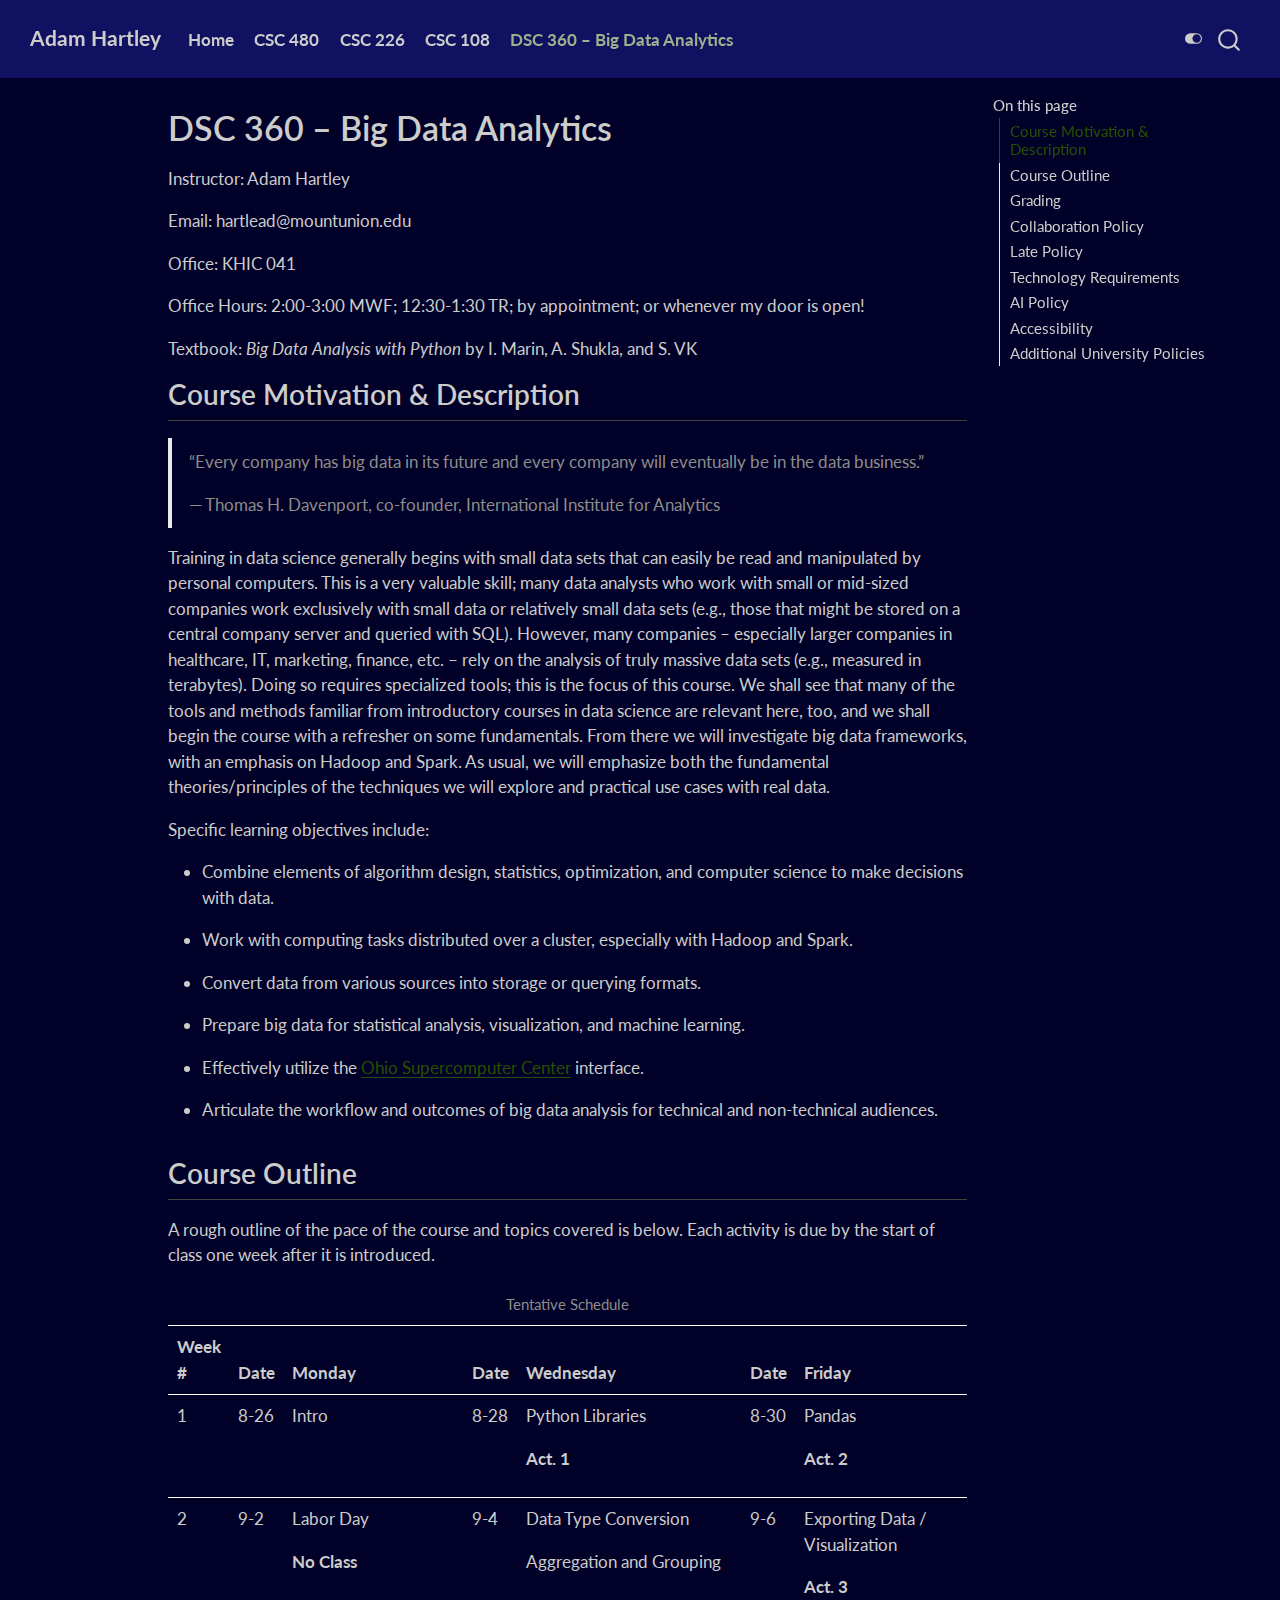
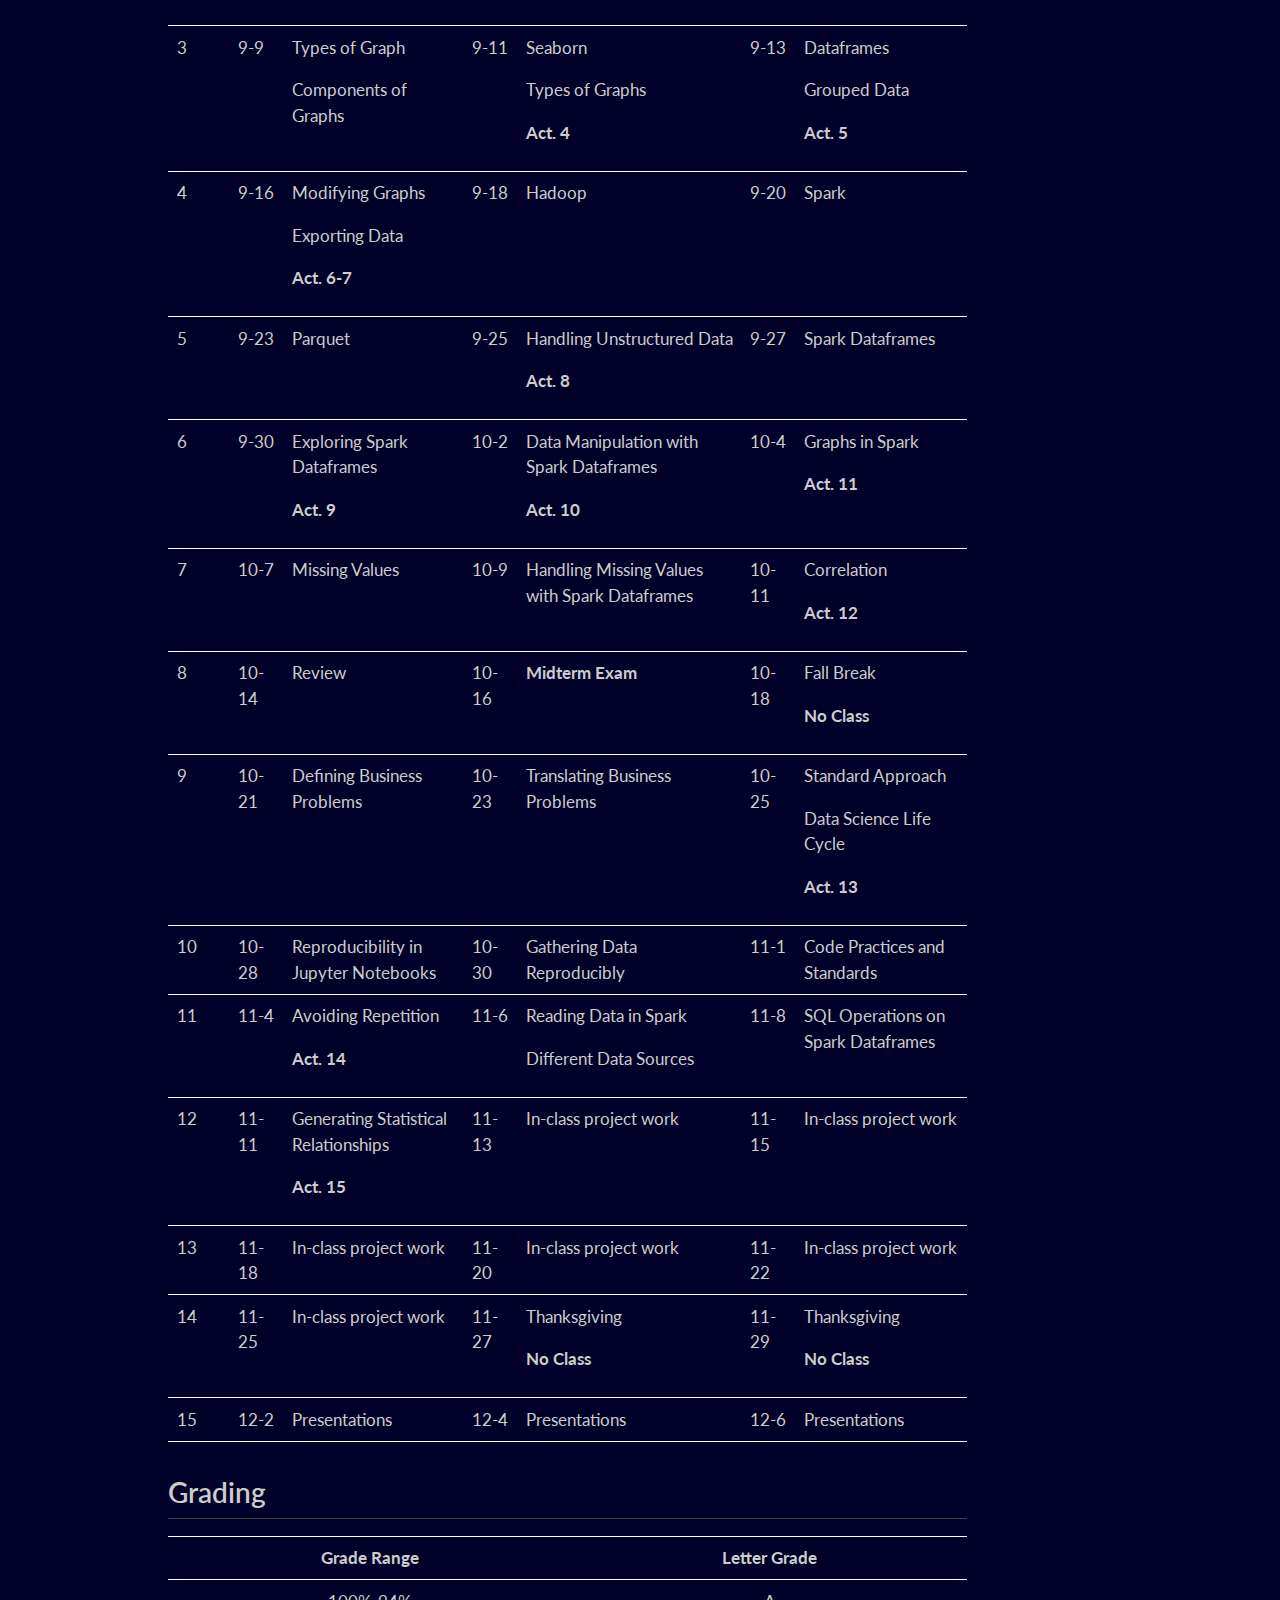
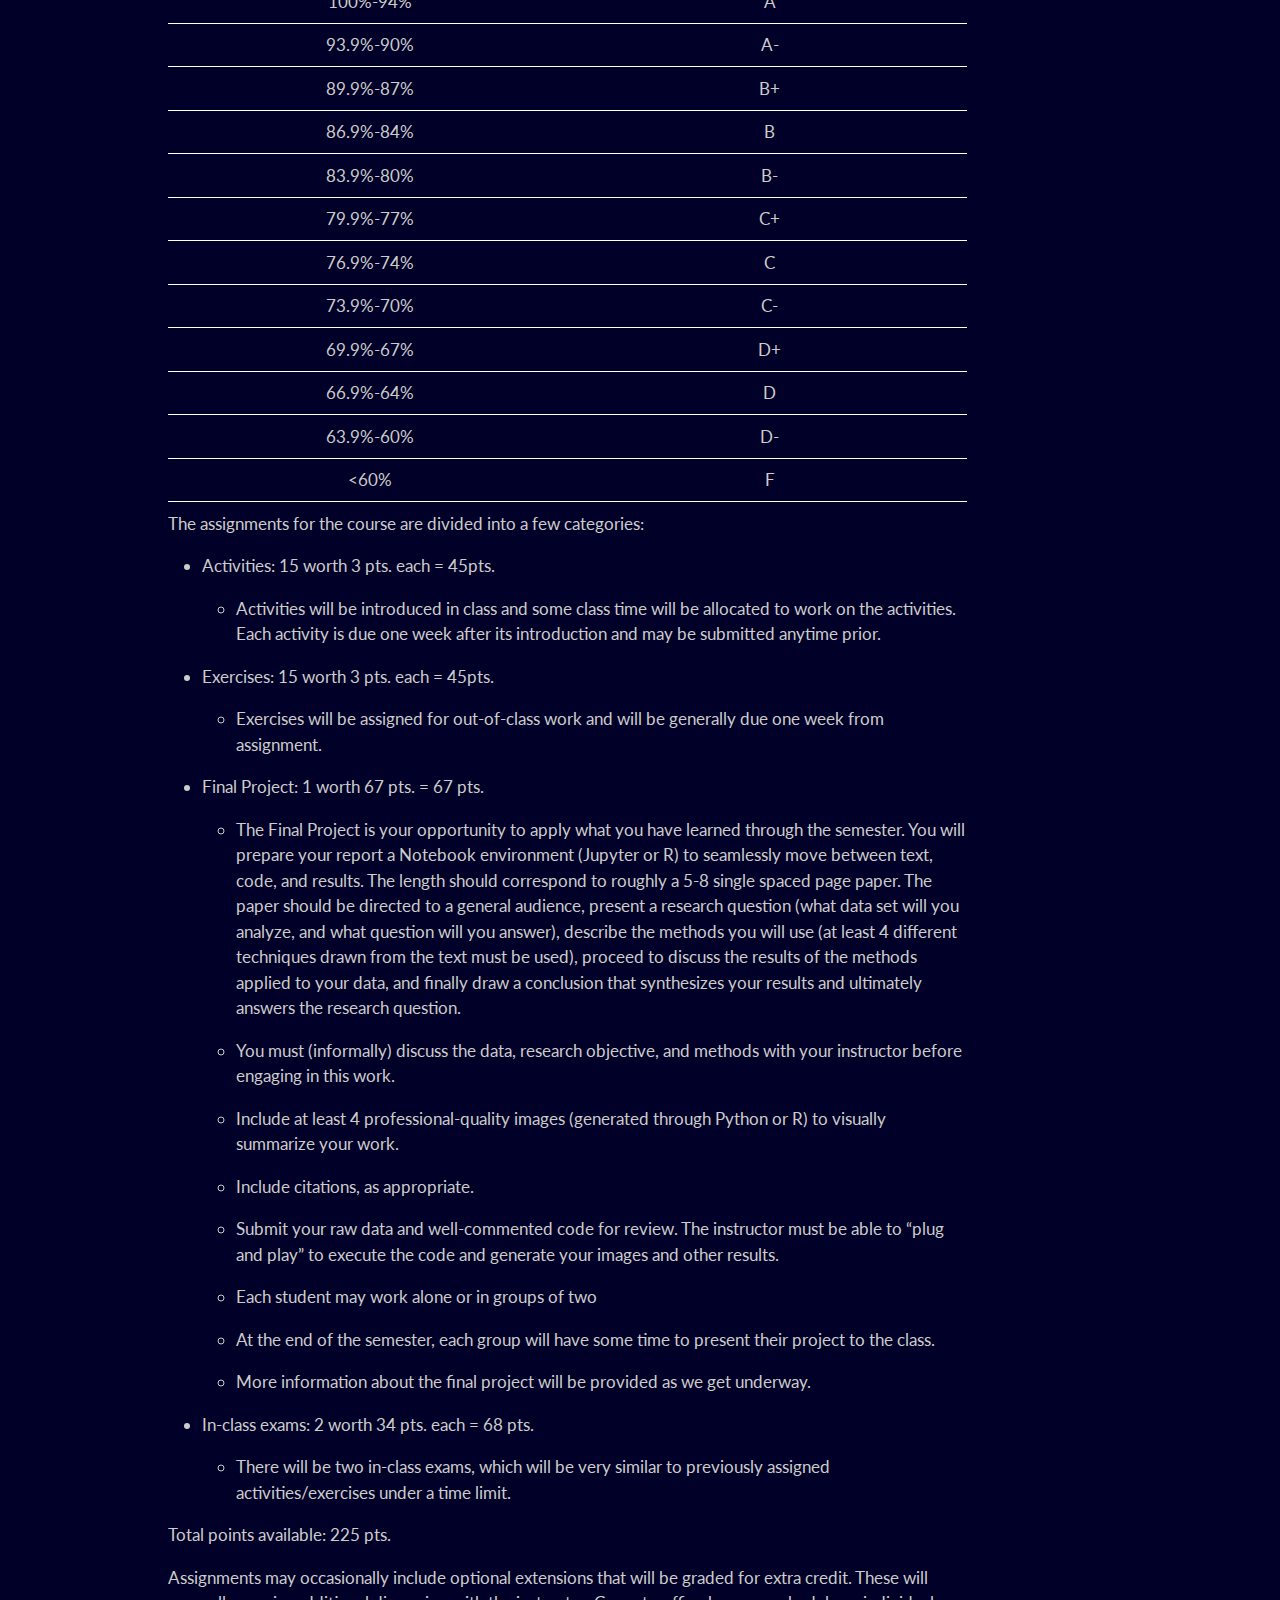
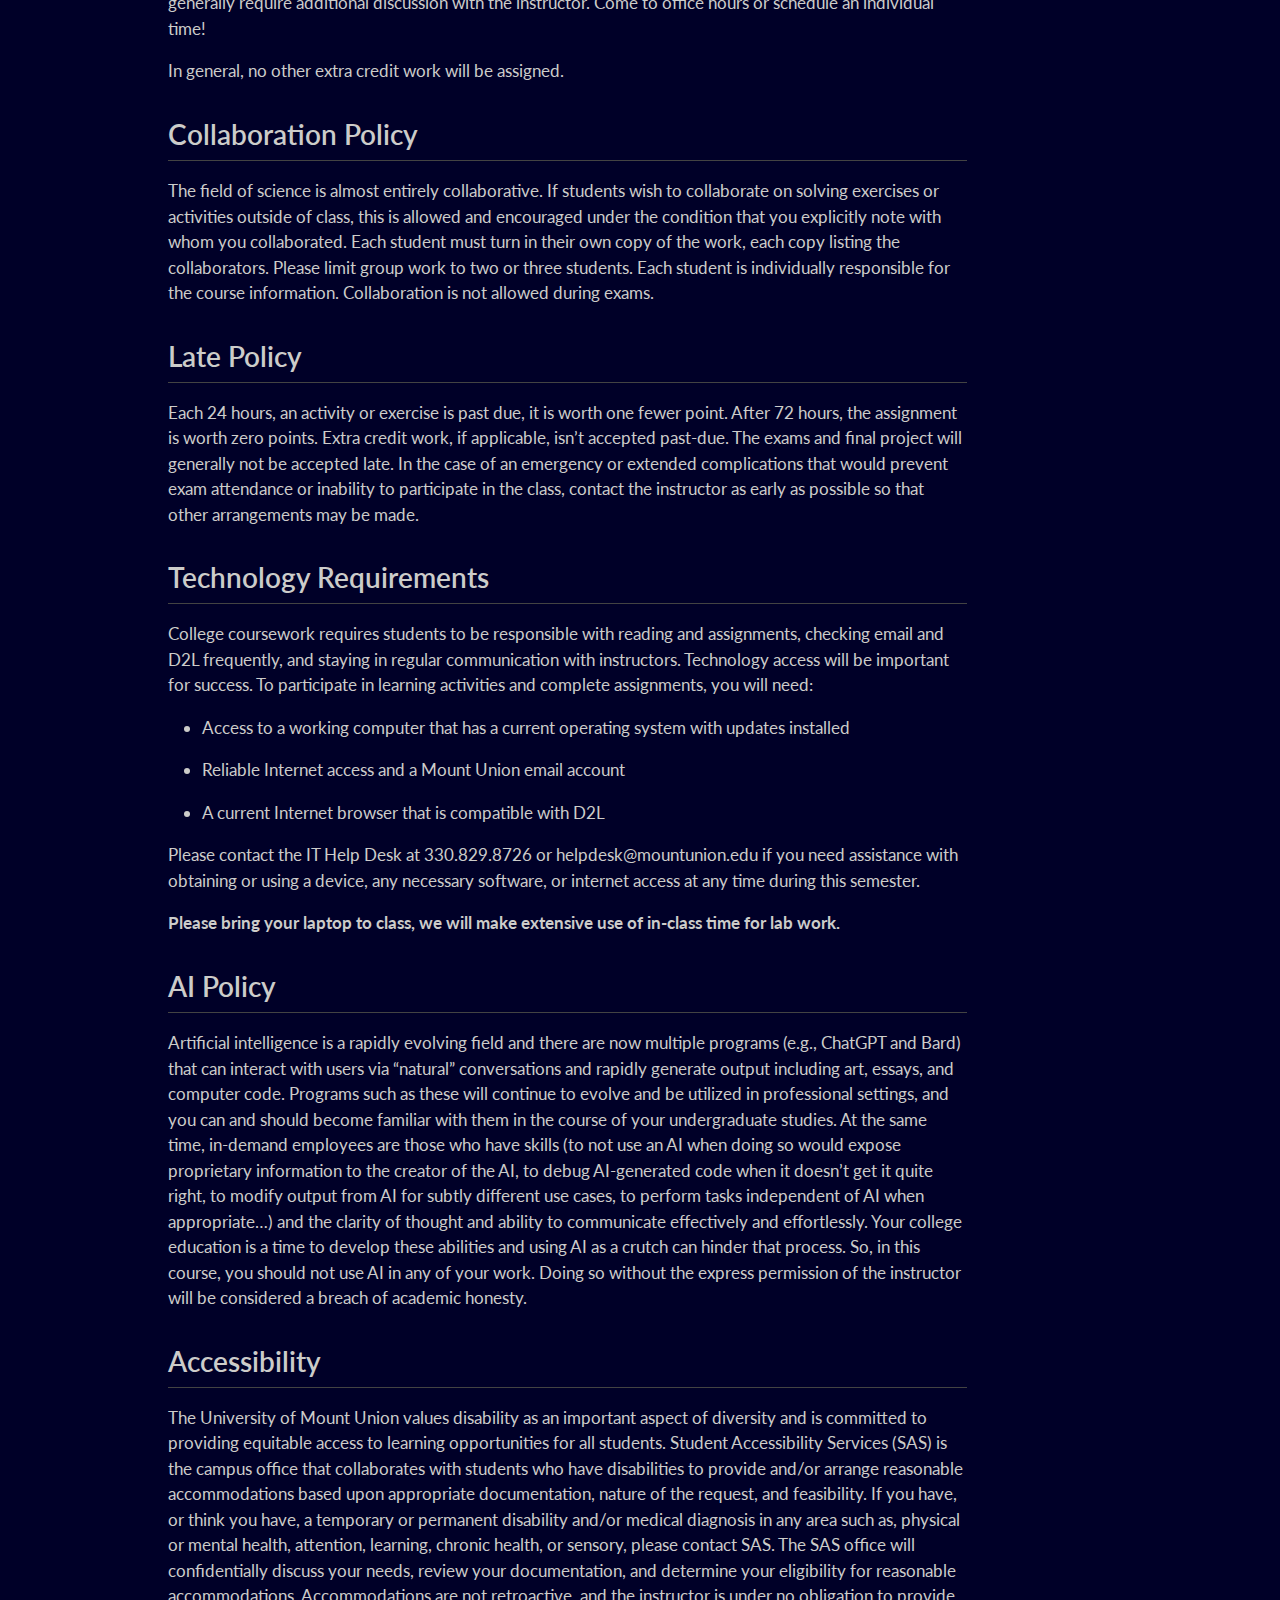
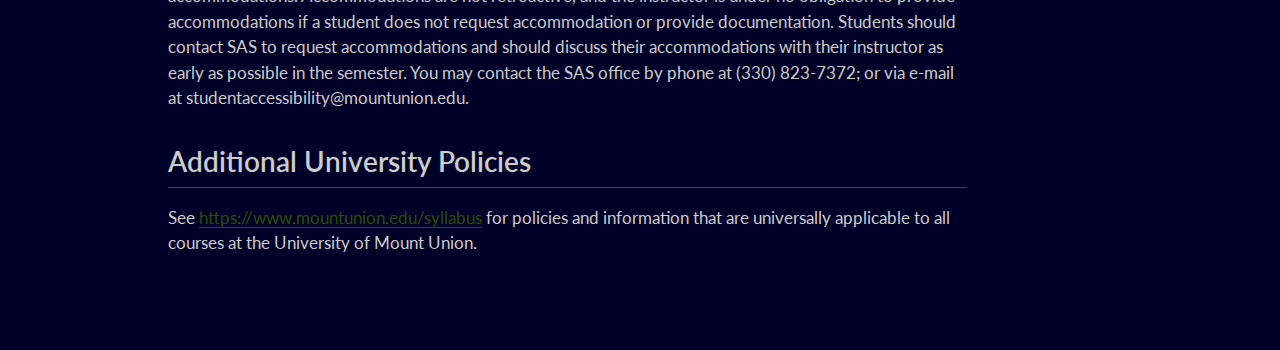
<file: docs/DSC_360/DSC_360.html>
<!DOCTYPE html>
<html xmlns="http://www.w3.org/1999/xhtml" lang="en" xml:lang="en"><head>

<meta charset="utf-8">
<meta name="generator" content="quarto-1.4.555">

<meta name="viewport" content="width=device-width, initial-scale=1.0, user-scalable=yes">


<title>Adam Hartley - DSC 360 – Big Data Analytics</title>
<style>
code{white-space: pre-wrap;}
span.smallcaps{font-variant: small-caps;}
div.columns{display: flex; gap: min(4vw, 1.5em);}
div.column{flex: auto; overflow-x: auto;}
div.hanging-indent{margin-left: 1.5em; text-indent: -1.5em;}
ul.task-list{list-style: none;}
ul.task-list li input[type="checkbox"] {
  width: 0.8em;
  margin: 0 0.8em 0.2em -1em; /* quarto-specific, see https://github.com/quarto-dev/quarto-cli/issues/4556 */ 
  vertical-align: middle;
}
</style>


<script src="../site_libs/quarto-nav/quarto-nav.js"></script>
<script src="../site_libs/quarto-nav/headroom.min.js"></script>
<script src="../site_libs/clipboard/clipboard.min.js"></script>
<script src="../site_libs/quarto-search/autocomplete.umd.js"></script>
<script src="../site_libs/quarto-search/fuse.min.js"></script>
<script src="../site_libs/quarto-search/quarto-search.js"></script>
<meta name="quarto:offset" content="../">
<script src="../site_libs/quarto-html/quarto.js"></script>
<script src="../site_libs/quarto-html/popper.min.js"></script>
<script src="../site_libs/quarto-html/tippy.umd.min.js"></script>
<script src="../site_libs/quarto-html/anchor.min.js"></script>
<link href="../site_libs/quarto-html/tippy.css" rel="stylesheet">
<link href="../site_libs/quarto-html/quarto-syntax-highlighting.css" rel="stylesheet" class="quarto-color-scheme" id="quarto-text-highlighting-styles">
<link href="../site_libs/quarto-html/quarto-syntax-highlighting-dark.css" rel="stylesheet" class="quarto-color-scheme quarto-color-alternate" id="quarto-text-highlighting-styles">
<script src="../site_libs/bootstrap/bootstrap.min.js"></script>
<link href="../site_libs/bootstrap/bootstrap-icons.css" rel="stylesheet">
<link href="../site_libs/bootstrap/bootstrap.min.css" rel="stylesheet" class="quarto-color-scheme" id="quarto-bootstrap" data-mode="light">
<link href="../site_libs/bootstrap/bootstrap-dark.min.css" rel="stylesheet" class="quarto-color-scheme quarto-color-alternate" id="quarto-bootstrap" data-mode="dark">
<script id="quarto-search-options" type="application/json">{
  "location": "navbar",
  "copy-button": false,
  "collapse-after": 3,
  "panel-placement": "end",
  "type": "overlay",
  "limit": 50,
  "keyboard-shortcut": [
    "f",
    "/",
    "s"
  ],
  "show-item-context": false,
  "language": {
    "search-no-results-text": "No results",
    "search-matching-documents-text": "matching documents",
    "search-copy-link-title": "Copy link to search",
    "search-hide-matches-text": "Hide additional matches",
    "search-more-match-text": "more match in this document",
    "search-more-matches-text": "more matches in this document",
    "search-clear-button-title": "Clear",
    "search-text-placeholder": "",
    "search-detached-cancel-button-title": "Cancel",
    "search-submit-button-title": "Submit",
    "search-label": "Search"
  }
}</script>


</head>

<body class="nav-fixed">

<div id="quarto-search-results"></div>
  <header id="quarto-header" class="headroom fixed-top">
    <nav class="navbar navbar-expand-lg " data-bs-theme="dark">
      <div class="navbar-container container-fluid">
      <div class="navbar-brand-container mx-auto">
    <a class="navbar-brand" href="../index.html">
    <span class="navbar-title">Adam Hartley</span>
    </a>
  </div>
            <div id="quarto-search" class="" title="Search"></div>
          <button class="navbar-toggler" type="button" data-bs-toggle="collapse" data-bs-target="#navbarCollapse" aria-controls="navbarCollapse" aria-expanded="false" aria-label="Toggle navigation" onclick="if (window.quartoToggleHeadroom) { window.quartoToggleHeadroom(); }">
  <span class="navbar-toggler-icon"></span>
</button>
          <div class="collapse navbar-collapse" id="navbarCollapse">
            <ul class="navbar-nav navbar-nav-scroll me-auto">
  <li class="nav-item">
    <a class="nav-link" href="../index.html"> 
<span class="menu-text">Home</span></a>
  </li>  
  <li class="nav-item">
    <a class="nav-link" href="../CSC_480/CSC_480.html"> 
<span class="menu-text">CSC 480</span></a>
  </li>  
  <li class="nav-item">
    <a class="nav-link" href="../CSC_226/CSC_226.html"> 
<span class="menu-text">CSC 226</span></a>
  </li>  
  <li class="nav-item">
    <a class="nav-link" href="../CSC_108/CSC_108.html"> 
<span class="menu-text">CSC 108</span></a>
  </li>  
  <li class="nav-item">
    <a class="nav-link active" href="../DSC_360/DSC_360.html" aria-current="page"> 
<span class="menu-text">DSC 360 – Big Data Analytics</span></a>
  </li>  
</ul>
          </div> <!-- /navcollapse -->
          <div class="quarto-navbar-tools">
  <a href="" class="quarto-color-scheme-toggle quarto-navigation-tool  px-1" onclick="window.quartoToggleColorScheme(); return false;" title="Toggle dark mode"><i class="bi"></i></a>
</div>
      </div> <!-- /container-fluid -->
    </nav>
</header>
<!-- content -->
<div id="quarto-content" class="quarto-container page-columns page-rows-contents page-layout-article page-navbar">
<!-- sidebar -->
<!-- margin-sidebar -->
    <div id="quarto-margin-sidebar" class="sidebar margin-sidebar">
        <nav id="TOC" role="doc-toc" class="toc-active">
    <h2 id="toc-title">On this page</h2>
   
  <ul>
  <li><a href="#course-motivation-description" id="toc-course-motivation-description" class="nav-link active" data-scroll-target="#course-motivation-description">Course Motivation &amp; Description</a></li>
  <li><a href="#course-outline" id="toc-course-outline" class="nav-link" data-scroll-target="#course-outline">Course Outline</a></li>
  <li><a href="#grading" id="toc-grading" class="nav-link" data-scroll-target="#grading">Grading</a></li>
  <li><a href="#collaboration-policy" id="toc-collaboration-policy" class="nav-link" data-scroll-target="#collaboration-policy">Collaboration Policy</a></li>
  <li><a href="#late-policy" id="toc-late-policy" class="nav-link" data-scroll-target="#late-policy">Late Policy</a></li>
  <li><a href="#technology-requirements" id="toc-technology-requirements" class="nav-link" data-scroll-target="#technology-requirements">Technology Requirements</a></li>
  <li><a href="#ai-policy" id="toc-ai-policy" class="nav-link" data-scroll-target="#ai-policy">AI Policy</a></li>
  <li><a href="#accessibility" id="toc-accessibility" class="nav-link" data-scroll-target="#accessibility">Accessibility</a></li>
  <li><a href="#additional-university-policies" id="toc-additional-university-policies" class="nav-link" data-scroll-target="#additional-university-policies">Additional University Policies</a></li>
  </ul>
</nav>
    </div>
<!-- main -->
<main class="content" id="quarto-document-content">

<header id="title-block-header" class="quarto-title-block default">
<div class="quarto-title">
<h1 class="title">DSC 360 – Big Data Analytics</h1>
</div>



<div class="quarto-title-meta">

    
  
    
  </div>
  


</header>


<p>Instructor: Adam Hartley</p>
<p>Email: hartlead@mountunion.edu</p>
<p>Office: KHIC 041</p>
<p>Office Hours: 2:00-3:00 MWF; 12:30-1:30 TR; by appointment; or whenever my door is open!</p>
<p>Textbook: <em>Big Data Analysis with Python</em> by I. Marin, A. Shukla, and S. VK</p>
<section id="course-motivation-description" class="level2">
<h2 class="anchored" data-anchor-id="course-motivation-description">Course Motivation &amp; Description</h2>
<blockquote class="blockquote">
<p>“Every company has big data in its future and every company will eventually be in the data business.”</p>
<p>— Thomas H. Davenport, co-founder, International Institute for Analytics</p>
</blockquote>
<p>Training in data science generally begins with small data sets that can easily be read and manipulated by personal computers. This is a very valuable skill; many data analysts who work with small or mid-sized companies work exclusively with small data or relatively small data sets (e.g., those that might be stored on a central company server and queried with SQL). However, many companies – especially larger companies in healthcare, IT, marketing, finance, etc. – rely on the analysis of truly massive data sets (e.g., measured in terabytes). Doing so requires specialized tools; this is the focus of this course. We shall see that many of the tools and methods familiar from introductory courses in data science are relevant here, too, and we shall begin the course with a refresher on some fundamentals. From there we will investigate big data frameworks, with an emphasis on Hadoop and Spark. As usual, we will emphasize both the fundamental theories/principles of the techniques we will explore and practical use cases with real data.</p>
<p>Specific learning objectives include:</p>
<ul>
<li><p>Combine elements of algorithm design, statistics, optimization, and computer science to make decisions with data.</p></li>
<li><p>Work with computing tasks distributed over a cluster, especially with Hadoop and Spark.</p></li>
<li><p>Convert data from various sources into storage or querying formats.</p></li>
<li><p>Prepare big data for statistical analysis, visualization, and machine learning.</p></li>
<li><p>Effectively utilize the <a href="www.osc.edu">Ohio Supercomputer Center</a> interface.</p></li>
<li><p>Articulate the workflow and outcomes of big data analysis for technical and non-technical audiences.</p></li>
</ul>
</section>
<section id="course-outline" class="level2">
<h2 class="anchored" data-anchor-id="course-outline">Course Outline</h2>
<p>A rough outline of the pace of the course and topics covered is below. Each activity is due by the start of class one week after it is introduced.</p>
<table class="caption-top table">
<caption>Tentative Schedule</caption>
<colgroup>
<col style="width: 6%">
<col style="width: 4%">
<col style="width: 23%">
<col style="width: 4%">
<col style="width: 29%">
<col style="width: 4%">
<col style="width: 22%">
</colgroup>
<thead>
<tr class="header">
<th>Week #</th>
<th>Date</th>
<th>Monday</th>
<th>Date</th>
<th>Wednesday</th>
<th>Date</th>
<th>Friday</th>
</tr>
</thead>
<tbody>
<tr class="odd">
<td>1</td>
<td>8-26</td>
<td>Intro</td>
<td>8-28</td>
<td><p>Python Libraries</p>
<p><strong>Act. 1</strong></p></td>
<td>8-30</td>
<td><p>Pandas</p>
<p><strong>Act. 2</strong></p></td>
</tr>
<tr class="even">
<td>2</td>
<td>9-2</td>
<td><p>Labor Day</p>
<p><strong>No Class</strong></p></td>
<td>9-4</td>
<td><p>Data Type Conversion</p>
<p>Aggregation and Grouping</p></td>
<td>9-6</td>
<td><p>Exporting Data / Visualization</p>
<p><strong>Act. 3</strong></p></td>
</tr>
<tr class="odd">
<td>3</td>
<td>9-9</td>
<td><p>Types of Graph</p>
<p>Components of Graphs</p></td>
<td>9-11</td>
<td><p>Seaborn</p>
<p>Types of Graphs</p>
<p><strong>Act. 4</strong></p></td>
<td>9-13</td>
<td><p>Dataframes</p>
<p>Grouped Data</p>
<p><strong>Act. 5</strong></p></td>
</tr>
<tr class="even">
<td>4</td>
<td>9-16</td>
<td><p>Modifying Graphs</p>
<p>Exporting Data</p>
<p><strong>Act. 6-7</strong></p></td>
<td>9-18</td>
<td>Hadoop</td>
<td>9-20</td>
<td>Spark</td>
</tr>
<tr class="odd">
<td>5</td>
<td>9-23</td>
<td>Parquet</td>
<td>9-25</td>
<td><p>Handling Unstructured Data</p>
<p><strong>Act. 8</strong></p></td>
<td>9-27</td>
<td>Spark Dataframes</td>
</tr>
<tr class="even">
<td>6</td>
<td>9-30</td>
<td><p>Exploring Spark Dataframes</p>
<p><strong>Act. 9</strong></p></td>
<td>10-2</td>
<td><p>Data Manipulation with Spark Dataframes</p>
<p><strong>Act. 10</strong></p></td>
<td>10-4</td>
<td><p>Graphs in Spark</p>
<p><strong>Act. 11</strong></p></td>
</tr>
<tr class="odd">
<td>7</td>
<td>10-7</td>
<td>Missing Values</td>
<td>10-9</td>
<td>Handling Missing Values with Spark Dataframes</td>
<td>10-11</td>
<td><p>Correlation</p>
<p><strong>Act. 12</strong></p></td>
</tr>
<tr class="even">
<td>8</td>
<td>10-14</td>
<td>Review</td>
<td>10-16</td>
<td><strong>Midterm Exam</strong></td>
<td>10-18</td>
<td><p>Fall Break</p>
<p><strong>No Class</strong></p></td>
</tr>
<tr class="odd">
<td>9</td>
<td>10-21</td>
<td>Defining Business Problems</td>
<td>10-23</td>
<td>Translating Business Problems</td>
<td>10-25</td>
<td><p>Standard Approach</p>
<p>Data Science Life Cycle</p>
<p><strong>Act. 13</strong></p></td>
</tr>
<tr class="even">
<td>10</td>
<td>10-28</td>
<td>Reproducibility in Jupyter Notebooks</td>
<td>10-30</td>
<td>Gathering Data Reproducibly</td>
<td>11-1</td>
<td>Code Practices and Standards</td>
</tr>
<tr class="odd">
<td>11</td>
<td>11-4</td>
<td><p>Avoiding Repetition</p>
<p><strong>Act. 14</strong></p></td>
<td>11-6</td>
<td><p>Reading Data in Spark</p>
<p>Different Data Sources</p></td>
<td>11-8</td>
<td>SQL Operations on Spark Dataframes</td>
</tr>
<tr class="even">
<td>12</td>
<td>11-11</td>
<td><p>Generating Statistical Relationships</p>
<p><strong>Act. 15</strong></p></td>
<td>11-13</td>
<td>In-class project work</td>
<td>11-15</td>
<td>In-class project work</td>
</tr>
<tr class="odd">
<td>13</td>
<td>11-18</td>
<td>In-class project work</td>
<td>11-20</td>
<td>In-class project work</td>
<td>11-22</td>
<td>In-class project work</td>
</tr>
<tr class="even">
<td>14</td>
<td>11-25</td>
<td>In-class project work</td>
<td>11-27</td>
<td><p>Thanksgiving</p>
<p><strong>No Class</strong></p></td>
<td>11-29</td>
<td><p>Thanksgiving</p>
<p><strong>No Class</strong></p></td>
</tr>
<tr class="odd">
<td>15</td>
<td>12-2</td>
<td>Presentations</td>
<td>12-4</td>
<td>Presentations</td>
<td>12-6</td>
<td>Presentations</td>
</tr>
</tbody>
</table>
</section>
<section id="grading" class="level2">
<h2 class="anchored" data-anchor-id="grading">Grading</h2>
<table class="caption-top table">
<thead>
<tr class="header">
<th style="text-align: center;">Grade Range</th>
<th style="text-align: center;">Letter Grade</th>
</tr>
</thead>
<tbody>
<tr class="odd">
<td style="text-align: center;">100%-94%</td>
<td style="text-align: center;">A</td>
</tr>
<tr class="even">
<td style="text-align: center;">93.9%-90%</td>
<td style="text-align: center;">A-</td>
</tr>
<tr class="odd">
<td style="text-align: center;">89.9%-87%</td>
<td style="text-align: center;">B+</td>
</tr>
<tr class="even">
<td style="text-align: center;">86.9%-84%</td>
<td style="text-align: center;">B</td>
</tr>
<tr class="odd">
<td style="text-align: center;">83.9%-80%</td>
<td style="text-align: center;">B-</td>
</tr>
<tr class="even">
<td style="text-align: center;">79.9%-77%</td>
<td style="text-align: center;">C+</td>
</tr>
<tr class="odd">
<td style="text-align: center;">76.9%-74%</td>
<td style="text-align: center;">C</td>
</tr>
<tr class="even">
<td style="text-align: center;">73.9%-70%</td>
<td style="text-align: center;">C-</td>
</tr>
<tr class="odd">
<td style="text-align: center;">69.9%-67%</td>
<td style="text-align: center;">D+</td>
</tr>
<tr class="even">
<td style="text-align: center;">66.9%-64%</td>
<td style="text-align: center;">D</td>
</tr>
<tr class="odd">
<td style="text-align: center;">63.9%-60%</td>
<td style="text-align: center;">D-</td>
</tr>
<tr class="even">
<td style="text-align: center;">&lt;60%</td>
<td style="text-align: center;">F</td>
</tr>
</tbody>
</table>
<p>The assignments for the course are divided into a few categories:</p>
<ul>
<li><p>Activities: 15 worth 3 pts. each = 45pts.</p>
<ul>
<li>Activities will be introduced in class and some class time will be allocated to work on the activities. Each activity is due one week after its introduction and may be submitted anytime prior.</li>
</ul></li>
<li><p>Exercises: 15 worth 3 pts. each = 45pts.</p>
<ul>
<li>Exercises will be assigned for out-of-class work and will be generally due one week from assignment.</li>
</ul></li>
<li><p>Final Project: 1 worth 67 pts. = 67 pts.</p>
<ul>
<li><p>The Final Project is your opportunity to apply what you have learned through the semester. You will prepare your report a Notebook environment (Jupyter or R) to seamlessly move between text, code, and results. The length should correspond to roughly a 5-8 single spaced page paper. The paper should be directed to a general audience, present a research question (what data set will you analyze, and what question will you answer), describe the methods you will use (at least 4 different techniques drawn from the text must be used), proceed to discuss the results of the methods applied to your data, and finally draw a conclusion that synthesizes your results and ultimately answers the research question.</p></li>
<li><p>You must (informally) discuss the data, research objective, and methods with your instructor before engaging in this work.</p></li>
<li><p>Include at least 4 professional-quality images (generated through Python or R) to visually summarize your work.</p></li>
<li><p>Include citations, as appropriate.</p></li>
<li><p>Submit your raw data and well-commented code for review. The instructor must be able to “plug and play” to execute the code and generate your images and other results.</p></li>
<li><p>Each student may work alone or in groups of two</p></li>
<li><p>At the end of the semester, each group will have some time to present their project to the class.</p></li>
<li><p>More information about the final project will be provided as we get underway.</p></li>
</ul></li>
<li><p>In-class exams: 2 worth 34 pts. each = 68 pts.</p>
<ul>
<li>There will be two in-class exams, which will be very similar to previously assigned activities/exercises under a time limit.</li>
</ul></li>
</ul>
<p>Total points available: 225 pts.</p>
<p>Assignments may occasionally include optional extensions that will be graded for extra credit. These will generally require additional discussion with the instructor. Come to office hours or schedule an individual time!</p>
<p>In general, no other extra credit work will be assigned.</p>
</section>
<section id="collaboration-policy" class="level2">
<h2 class="anchored" data-anchor-id="collaboration-policy">Collaboration Policy</h2>
<p>The field of science is almost entirely collaborative. If students wish to collaborate on solving exercises or activities outside of class, this is allowed and encouraged under the condition that you explicitly note with whom you collaborated. Each student must turn in their own copy of the work, each copy listing the collaborators. Please limit group work to two or three students. Each student is individually responsible for the course information. Collaboration is not allowed during exams.</p>
</section>
<section id="late-policy" class="level2">
<h2 class="anchored" data-anchor-id="late-policy">Late Policy</h2>
<p>Each 24 hours, an activity or exercise is past due, it is worth one fewer point. After 72 hours, the assignment is worth zero points. Extra credit work, if applicable, isn’t accepted past-due. The exams and final project will generally not be accepted late. In the case of an emergency or extended complications that would prevent exam attendance or inability to participate in the class, contact the instructor as early as possible so that other arrangements may be made.</p>
</section>
<section id="technology-requirements" class="level2">
<h2 class="anchored" data-anchor-id="technology-requirements">Technology Requirements</h2>
<p>College coursework requires students to be responsible with reading and assignments, checking email and D2L frequently, and staying in regular communication with instructors. Technology access will be important for success. To participate in learning activities and complete assignments, you will need:</p>
<ul>
<li><p>Access to a working computer that has a current operating system with updates installed</p></li>
<li><p>Reliable Internet access and a Mount Union email account</p></li>
<li><p>A current Internet browser that is compatible with D2L</p></li>
</ul>
<p>Please contact the IT Help Desk at 330.829.8726 or helpdesk@mountunion.edu if you need assistance with obtaining or using a device, any necessary software, or internet access at any time during this semester.</p>
<p><strong>Please bring your laptop to class, we will make extensive use of in-class time for lab work.</strong></p>
</section>
<section id="ai-policy" class="level2">
<h2 class="anchored" data-anchor-id="ai-policy">AI Policy</h2>
<p>Artificial intelligence is a rapidly evolving field and there are now multiple programs (e.g., ChatGPT and Bard) that can interact with users via “natural” conversations and rapidly generate output including art, essays, and computer code. Programs such as these will continue to evolve and be utilized in professional settings, and you can and should become familiar with them in the course of your undergraduate studies. At the same time, in-demand employees are those who have skills (to not use an AI when doing so would expose proprietary information to the creator of the AI, to debug AI-generated code when it doesn’t get it quite right, to modify output from AI for subtly different use cases, to perform tasks independent of AI when appropriate…) and the clarity of thought and ability to communicate effectively and effortlessly. Your college education is a time to develop these abilities and using AI as a crutch can hinder that process. So, in this course, you should not use AI in any of your work. Doing so without the express permission of the instructor will be considered a breach of academic honesty.</p>
</section>
<section id="accessibility" class="level2">
<h2 class="anchored" data-anchor-id="accessibility">Accessibility</h2>
<p>The University of Mount Union values disability as an important aspect of diversity and is committed to providing equitable access to learning opportunities for all students. Student Accessibility Services (SAS) is the campus office that collaborates with students who have disabilities to provide and/or arrange reasonable accommodations based upon appropriate documentation, nature of the request, and feasibility. If you have, or think you have, a temporary or permanent disability and/or medical diagnosis in any area such as, physical or mental health, attention, learning, chronic health, or sensory, please contact SAS. The SAS office will confidentially discuss your needs, review your documentation, and determine your eligibility for reasonable accommodations. Accommodations are not retroactive, and the instructor is under no obligation to provide accommodations if a student does not request accommodation or provide documentation. Students should contact SAS to request accommodations and should discuss their accommodations with their instructor as early as possible in the semester. You may contact the SAS office by phone at (330) 823-7372; or via e-mail at studentaccessibility@mountunion.edu.</p>
</section>
<section id="additional-university-policies" class="level2">
<h2 class="anchored" data-anchor-id="additional-university-policies">Additional University Policies</h2>
<p>See <a href="https://www.mountunion.edu/syllabus" class="uri">https://www.mountunion.edu/syllabus</a> for policies and information that are universally applicable to all courses at the University of Mount Union.</p>


</section>

</main> <!-- /main -->
<script id="quarto-html-after-body" type="application/javascript">
window.document.addEventListener("DOMContentLoaded", function (event) {
  const toggleBodyColorMode = (bsSheetEl) => {
    const mode = bsSheetEl.getAttribute("data-mode");
    const bodyEl = window.document.querySelector("body");
    if (mode === "dark") {
      bodyEl.classList.add("quarto-dark");
      bodyEl.classList.remove("quarto-light");
    } else {
      bodyEl.classList.add("quarto-light");
      bodyEl.classList.remove("quarto-dark");
    }
  }
  const toggleBodyColorPrimary = () => {
    const bsSheetEl = window.document.querySelector("link#quarto-bootstrap");
    if (bsSheetEl) {
      toggleBodyColorMode(bsSheetEl);
    }
  }
  toggleBodyColorPrimary();  
  const disableStylesheet = (stylesheets) => {
    for (let i=0; i < stylesheets.length; i++) {
      const stylesheet = stylesheets[i];
      stylesheet.rel = 'prefetch';
    }
  }
  const enableStylesheet = (stylesheets) => {
    for (let i=0; i < stylesheets.length; i++) {
      const stylesheet = stylesheets[i];
      stylesheet.rel = 'stylesheet';
    }
  }
  const manageTransitions = (selector, allowTransitions) => {
    const els = window.document.querySelectorAll(selector);
    for (let i=0; i < els.length; i++) {
      const el = els[i];
      if (allowTransitions) {
        el.classList.remove('notransition');
      } else {
        el.classList.add('notransition');
      }
    }
  }
  const toggleGiscusIfUsed = (isAlternate, darkModeDefault) => {
    const baseTheme = document.querySelector('#giscus-base-theme')?.value ?? 'light';
    const alternateTheme = document.querySelector('#giscus-alt-theme')?.value ?? 'dark';
    let newTheme = '';
    if(darkModeDefault) {
      newTheme = isAlternate ? baseTheme : alternateTheme;
    } else {
      newTheme = isAlternate ? alternateTheme : baseTheme;
    }
    const changeGiscusTheme = () => {
      // From: https://github.com/giscus/giscus/issues/336
      const sendMessage = (message) => {
        const iframe = document.querySelector('iframe.giscus-frame');
        if (!iframe) return;
        iframe.contentWindow.postMessage({ giscus: message }, 'https://giscus.app');
      }
      sendMessage({
        setConfig: {
          theme: newTheme
        }
      });
    }
    const isGiscussLoaded = window.document.querySelector('iframe.giscus-frame') !== null;
    if (isGiscussLoaded) {
      changeGiscusTheme();
    }
  }
  const toggleColorMode = (alternate) => {
    // Switch the stylesheets
    const alternateStylesheets = window.document.querySelectorAll('link.quarto-color-scheme.quarto-color-alternate');
    manageTransitions('#quarto-margin-sidebar .nav-link', false);
    if (alternate) {
      enableStylesheet(alternateStylesheets);
      for (const sheetNode of alternateStylesheets) {
        if (sheetNode.id === "quarto-bootstrap") {
          toggleBodyColorMode(sheetNode);
        }
      }
    } else {
      disableStylesheet(alternateStylesheets);
      toggleBodyColorPrimary();
    }
    manageTransitions('#quarto-margin-sidebar .nav-link', true);
    // Switch the toggles
    const toggles = window.document.querySelectorAll('.quarto-color-scheme-toggle');
    for (let i=0; i < toggles.length; i++) {
      const toggle = toggles[i];
      if (toggle) {
        if (alternate) {
          toggle.classList.add("alternate");     
        } else {
          toggle.classList.remove("alternate");
        }
      }
    }
    // Hack to workaround the fact that safari doesn't
    // properly recolor the scrollbar when toggling (#1455)
    if (navigator.userAgent.indexOf('Safari') > 0 && navigator.userAgent.indexOf('Chrome') == -1) {
      manageTransitions("body", false);
      window.scrollTo(0, 1);
      setTimeout(() => {
        window.scrollTo(0, 0);
        manageTransitions("body", true);
      }, 40);  
    }
  }
  const isFileUrl = () => { 
    return window.location.protocol === 'file:';
  }
  const hasAlternateSentinel = () => {  
    let styleSentinel = getColorSchemeSentinel();
    if (styleSentinel !== null) {
      return styleSentinel === "alternate";
    } else {
      return false;
    }
  }
  const setStyleSentinel = (alternate) => {
    const value = alternate ? "alternate" : "default";
    if (!isFileUrl()) {
      window.localStorage.setItem("quarto-color-scheme", value);
    } else {
      localAlternateSentinel = value;
    }
  }
  const getColorSchemeSentinel = () => {
    if (!isFileUrl()) {
      const storageValue = window.localStorage.getItem("quarto-color-scheme");
      return storageValue != null ? storageValue : localAlternateSentinel;
    } else {
      return localAlternateSentinel;
    }
  }
  const darkModeDefault = true;
  let localAlternateSentinel = darkModeDefault ? 'alternate' : 'default';
  // Dark / light mode switch
  window.quartoToggleColorScheme = () => {
    // Read the current dark / light value 
    let toAlternate = !hasAlternateSentinel();
    toggleColorMode(toAlternate);
    setStyleSentinel(toAlternate);
    toggleGiscusIfUsed(toAlternate, darkModeDefault);
  };
  // Ensure there is a toggle, if there isn't float one in the top right
  if (window.document.querySelector('.quarto-color-scheme-toggle') === null) {
    const a = window.document.createElement('a');
    a.classList.add('top-right');
    a.classList.add('quarto-color-scheme-toggle');
    a.href = "";
    a.onclick = function() { try { window.quartoToggleColorScheme(); } catch {} return false; };
    const i = window.document.createElement("i");
    i.classList.add('bi');
    a.appendChild(i);
    window.document.body.appendChild(a);
  }
  // Switch to dark mode if need be
  if (hasAlternateSentinel()) {
    toggleColorMode(true);
  } else {
    toggleColorMode(false);
  }
  const icon = "";
  const anchorJS = new window.AnchorJS();
  anchorJS.options = {
    placement: 'right',
    icon: icon
  };
  anchorJS.add('.anchored');
  const isCodeAnnotation = (el) => {
    for (const clz of el.classList) {
      if (clz.startsWith('code-annotation-')) {                     
        return true;
      }
    }
    return false;
  }
  const clipboard = new window.ClipboardJS('.code-copy-button', {
    text: function(trigger) {
      const codeEl = trigger.previousElementSibling.cloneNode(true);
      for (const childEl of codeEl.children) {
        if (isCodeAnnotation(childEl)) {
          childEl.remove();
        }
      }
      return codeEl.innerText;
    }
  });
  clipboard.on('success', function(e) {
    // button target
    const button = e.trigger;
    // don't keep focus
    button.blur();
    // flash "checked"
    button.classList.add('code-copy-button-checked');
    var currentTitle = button.getAttribute("title");
    button.setAttribute("title", "Copied!");
    let tooltip;
    if (window.bootstrap) {
      button.setAttribute("data-bs-toggle", "tooltip");
      button.setAttribute("data-bs-placement", "left");
      button.setAttribute("data-bs-title", "Copied!");
      tooltip = new bootstrap.Tooltip(button, 
        { trigger: "manual", 
          customClass: "code-copy-button-tooltip",
          offset: [0, -8]});
      tooltip.show();    
    }
    setTimeout(function() {
      if (tooltip) {
        tooltip.hide();
        button.removeAttribute("data-bs-title");
        button.removeAttribute("data-bs-toggle");
        button.removeAttribute("data-bs-placement");
      }
      button.setAttribute("title", currentTitle);
      button.classList.remove('code-copy-button-checked');
    }, 1000);
    // clear code selection
    e.clearSelection();
  });
    var localhostRegex = new RegExp(/^(?:http|https):\/\/localhost\:?[0-9]*\//);
    var mailtoRegex = new RegExp(/^mailto:/);
      var filterRegex = new RegExp('/' + window.location.host + '/');
    var isInternal = (href) => {
        return filterRegex.test(href) || localhostRegex.test(href) || mailtoRegex.test(href);
    }
    // Inspect non-navigation links and adorn them if external
 	var links = window.document.querySelectorAll('a[href]:not(.nav-link):not(.navbar-brand):not(.toc-action):not(.sidebar-link):not(.sidebar-item-toggle):not(.pagination-link):not(.no-external):not([aria-hidden]):not(.dropdown-item):not(.quarto-navigation-tool)');
    for (var i=0; i<links.length; i++) {
      const link = links[i];
      if (!isInternal(link.href)) {
        // undo the damage that might have been done by quarto-nav.js in the case of
        // links that we want to consider external
        if (link.dataset.originalHref !== undefined) {
          link.href = link.dataset.originalHref;
        }
      }
    }
  function tippyHover(el, contentFn, onTriggerFn, onUntriggerFn) {
    const config = {
      allowHTML: true,
      maxWidth: 500,
      delay: 100,
      arrow: false,
      appendTo: function(el) {
          return el.parentElement;
      },
      interactive: true,
      interactiveBorder: 10,
      theme: 'quarto',
      placement: 'bottom-start',
    };
    if (contentFn) {
      config.content = contentFn;
    }
    if (onTriggerFn) {
      config.onTrigger = onTriggerFn;
    }
    if (onUntriggerFn) {
      config.onUntrigger = onUntriggerFn;
    }
    window.tippy(el, config); 
  }
  const noterefs = window.document.querySelectorAll('a[role="doc-noteref"]');
  for (var i=0; i<noterefs.length; i++) {
    const ref = noterefs[i];
    tippyHover(ref, function() {
      // use id or data attribute instead here
      let href = ref.getAttribute('data-footnote-href') || ref.getAttribute('href');
      try { href = new URL(href).hash; } catch {}
      const id = href.replace(/^#\/?/, "");
      const note = window.document.getElementById(id);
      if (note) {
        return note.innerHTML;
      } else {
        return "";
      }
    });
  }
  const xrefs = window.document.querySelectorAll('a.quarto-xref');
  const processXRef = (id, note) => {
    // Strip column container classes
    const stripColumnClz = (el) => {
      el.classList.remove("page-full", "page-columns");
      if (el.children) {
        for (const child of el.children) {
          stripColumnClz(child);
        }
      }
    }
    stripColumnClz(note)
    if (id === null || id.startsWith('sec-')) {
      // Special case sections, only their first couple elements
      const container = document.createElement("div");
      if (note.children && note.children.length > 2) {
        container.appendChild(note.children[0].cloneNode(true));
        for (let i = 1; i < note.children.length; i++) {
          const child = note.children[i];
          if (child.tagName === "P" && child.innerText === "") {
            continue;
          } else {
            container.appendChild(child.cloneNode(true));
            break;
          }
        }
        if (window.Quarto?.typesetMath) {
          window.Quarto.typesetMath(container);
        }
        return container.innerHTML
      } else {
        if (window.Quarto?.typesetMath) {
          window.Quarto.typesetMath(note);
        }
        return note.innerHTML;
      }
    } else {
      // Remove any anchor links if they are present
      const anchorLink = note.querySelector('a.anchorjs-link');
      if (anchorLink) {
        anchorLink.remove();
      }
      if (window.Quarto?.typesetMath) {
        window.Quarto.typesetMath(note);
      }
      // TODO in 1.5, we should make sure this works without a callout special case
      if (note.classList.contains("callout")) {
        return note.outerHTML;
      } else {
        return note.innerHTML;
      }
    }
  }
  for (var i=0; i<xrefs.length; i++) {
    const xref = xrefs[i];
    tippyHover(xref, undefined, function(instance) {
      instance.disable();
      let url = xref.getAttribute('href');
      let hash = undefined; 
      if (url.startsWith('#')) {
        hash = url;
      } else {
        try { hash = new URL(url).hash; } catch {}
      }
      if (hash) {
        const id = hash.replace(/^#\/?/, "");
        const note = window.document.getElementById(id);
        if (note !== null) {
          try {
            const html = processXRef(id, note.cloneNode(true));
            instance.setContent(html);
          } finally {
            instance.enable();
            instance.show();
          }
        } else {
          // See if we can fetch this
          fetch(url.split('#')[0])
          .then(res => res.text())
          .then(html => {
            const parser = new DOMParser();
            const htmlDoc = parser.parseFromString(html, "text/html");
            const note = htmlDoc.getElementById(id);
            if (note !== null) {
              const html = processXRef(id, note);
              instance.setContent(html);
            } 
          }).finally(() => {
            instance.enable();
            instance.show();
          });
        }
      } else {
        // See if we can fetch a full url (with no hash to target)
        // This is a special case and we should probably do some content thinning / targeting
        fetch(url)
        .then(res => res.text())
        .then(html => {
          const parser = new DOMParser();
          const htmlDoc = parser.parseFromString(html, "text/html");
          const note = htmlDoc.querySelector('main.content');
          if (note !== null) {
            // This should only happen for chapter cross references
            // (since there is no id in the URL)
            // remove the first header
            if (note.children.length > 0 && note.children[0].tagName === "HEADER") {
              note.children[0].remove();
            }
            const html = processXRef(null, note);
            instance.setContent(html);
          } 
        }).finally(() => {
          instance.enable();
          instance.show();
        });
      }
    }, function(instance) {
    });
  }
      let selectedAnnoteEl;
      const selectorForAnnotation = ( cell, annotation) => {
        let cellAttr = 'data-code-cell="' + cell + '"';
        let lineAttr = 'data-code-annotation="' +  annotation + '"';
        const selector = 'span[' + cellAttr + '][' + lineAttr + ']';
        return selector;
      }
      const selectCodeLines = (annoteEl) => {
        const doc = window.document;
        const targetCell = annoteEl.getAttribute("data-target-cell");
        const targetAnnotation = annoteEl.getAttribute("data-target-annotation");
        const annoteSpan = window.document.querySelector(selectorForAnnotation(targetCell, targetAnnotation));
        const lines = annoteSpan.getAttribute("data-code-lines").split(",");
        const lineIds = lines.map((line) => {
          return targetCell + "-" + line;
        })
        let top = null;
        let height = null;
        let parent = null;
        if (lineIds.length > 0) {
            //compute the position of the single el (top and bottom and make a div)
            const el = window.document.getElementById(lineIds[0]);
            top = el.offsetTop;
            height = el.offsetHeight;
            parent = el.parentElement.parentElement;
          if (lineIds.length > 1) {
            const lastEl = window.document.getElementById(lineIds[lineIds.length - 1]);
            const bottom = lastEl.offsetTop + lastEl.offsetHeight;
            height = bottom - top;
          }
          if (top !== null && height !== null && parent !== null) {
            // cook up a div (if necessary) and position it 
            let div = window.document.getElementById("code-annotation-line-highlight");
            if (div === null) {
              div = window.document.createElement("div");
              div.setAttribute("id", "code-annotation-line-highlight");
              div.style.position = 'absolute';
              parent.appendChild(div);
            }
            div.style.top = top - 2 + "px";
            div.style.height = height + 4 + "px";
            div.style.left = 0;
            let gutterDiv = window.document.getElementById("code-annotation-line-highlight-gutter");
            if (gutterDiv === null) {
              gutterDiv = window.document.createElement("div");
              gutterDiv.setAttribute("id", "code-annotation-line-highlight-gutter");
              gutterDiv.style.position = 'absolute';
              const codeCell = window.document.getElementById(targetCell);
              const gutter = codeCell.querySelector('.code-annotation-gutter');
              gutter.appendChild(gutterDiv);
            }
            gutterDiv.style.top = top - 2 + "px";
            gutterDiv.style.height = height + 4 + "px";
          }
          selectedAnnoteEl = annoteEl;
        }
      };
      const unselectCodeLines = () => {
        const elementsIds = ["code-annotation-line-highlight", "code-annotation-line-highlight-gutter"];
        elementsIds.forEach((elId) => {
          const div = window.document.getElementById(elId);
          if (div) {
            div.remove();
          }
        });
        selectedAnnoteEl = undefined;
      };
        // Handle positioning of the toggle
    window.addEventListener(
      "resize",
      throttle(() => {
        elRect = undefined;
        if (selectedAnnoteEl) {
          selectCodeLines(selectedAnnoteEl);
        }
      }, 10)
    );
    function throttle(fn, ms) {
    let throttle = false;
    let timer;
      return (...args) => {
        if(!throttle) { // first call gets through
            fn.apply(this, args);
            throttle = true;
        } else { // all the others get throttled
            if(timer) clearTimeout(timer); // cancel #2
            timer = setTimeout(() => {
              fn.apply(this, args);
              timer = throttle = false;
            }, ms);
        }
      };
    }
      // Attach click handler to the DT
      const annoteDls = window.document.querySelectorAll('dt[data-target-cell]');
      for (const annoteDlNode of annoteDls) {
        annoteDlNode.addEventListener('click', (event) => {
          const clickedEl = event.target;
          if (clickedEl !== selectedAnnoteEl) {
            unselectCodeLines();
            const activeEl = window.document.querySelector('dt[data-target-cell].code-annotation-active');
            if (activeEl) {
              activeEl.classList.remove('code-annotation-active');
            }
            selectCodeLines(clickedEl);
            clickedEl.classList.add('code-annotation-active');
          } else {
            // Unselect the line
            unselectCodeLines();
            clickedEl.classList.remove('code-annotation-active');
          }
        });
      }
  const findCites = (el) => {
    const parentEl = el.parentElement;
    if (parentEl) {
      const cites = parentEl.dataset.cites;
      if (cites) {
        return {
          el,
          cites: cites.split(' ')
        };
      } else {
        return findCites(el.parentElement)
      }
    } else {
      return undefined;
    }
  };
  var bibliorefs = window.document.querySelectorAll('a[role="doc-biblioref"]');
  for (var i=0; i<bibliorefs.length; i++) {
    const ref = bibliorefs[i];
    const citeInfo = findCites(ref);
    if (citeInfo) {
      tippyHover(citeInfo.el, function() {
        var popup = window.document.createElement('div');
        citeInfo.cites.forEach(function(cite) {
          var citeDiv = window.document.createElement('div');
          citeDiv.classList.add('hanging-indent');
          citeDiv.classList.add('csl-entry');
          var biblioDiv = window.document.getElementById('ref-' + cite);
          if (biblioDiv) {
            citeDiv.innerHTML = biblioDiv.innerHTML;
          }
          popup.appendChild(citeDiv);
        });
        return popup.innerHTML;
      });
    }
  }
});
</script>
</div> <!-- /content -->




</body></html>
</file>
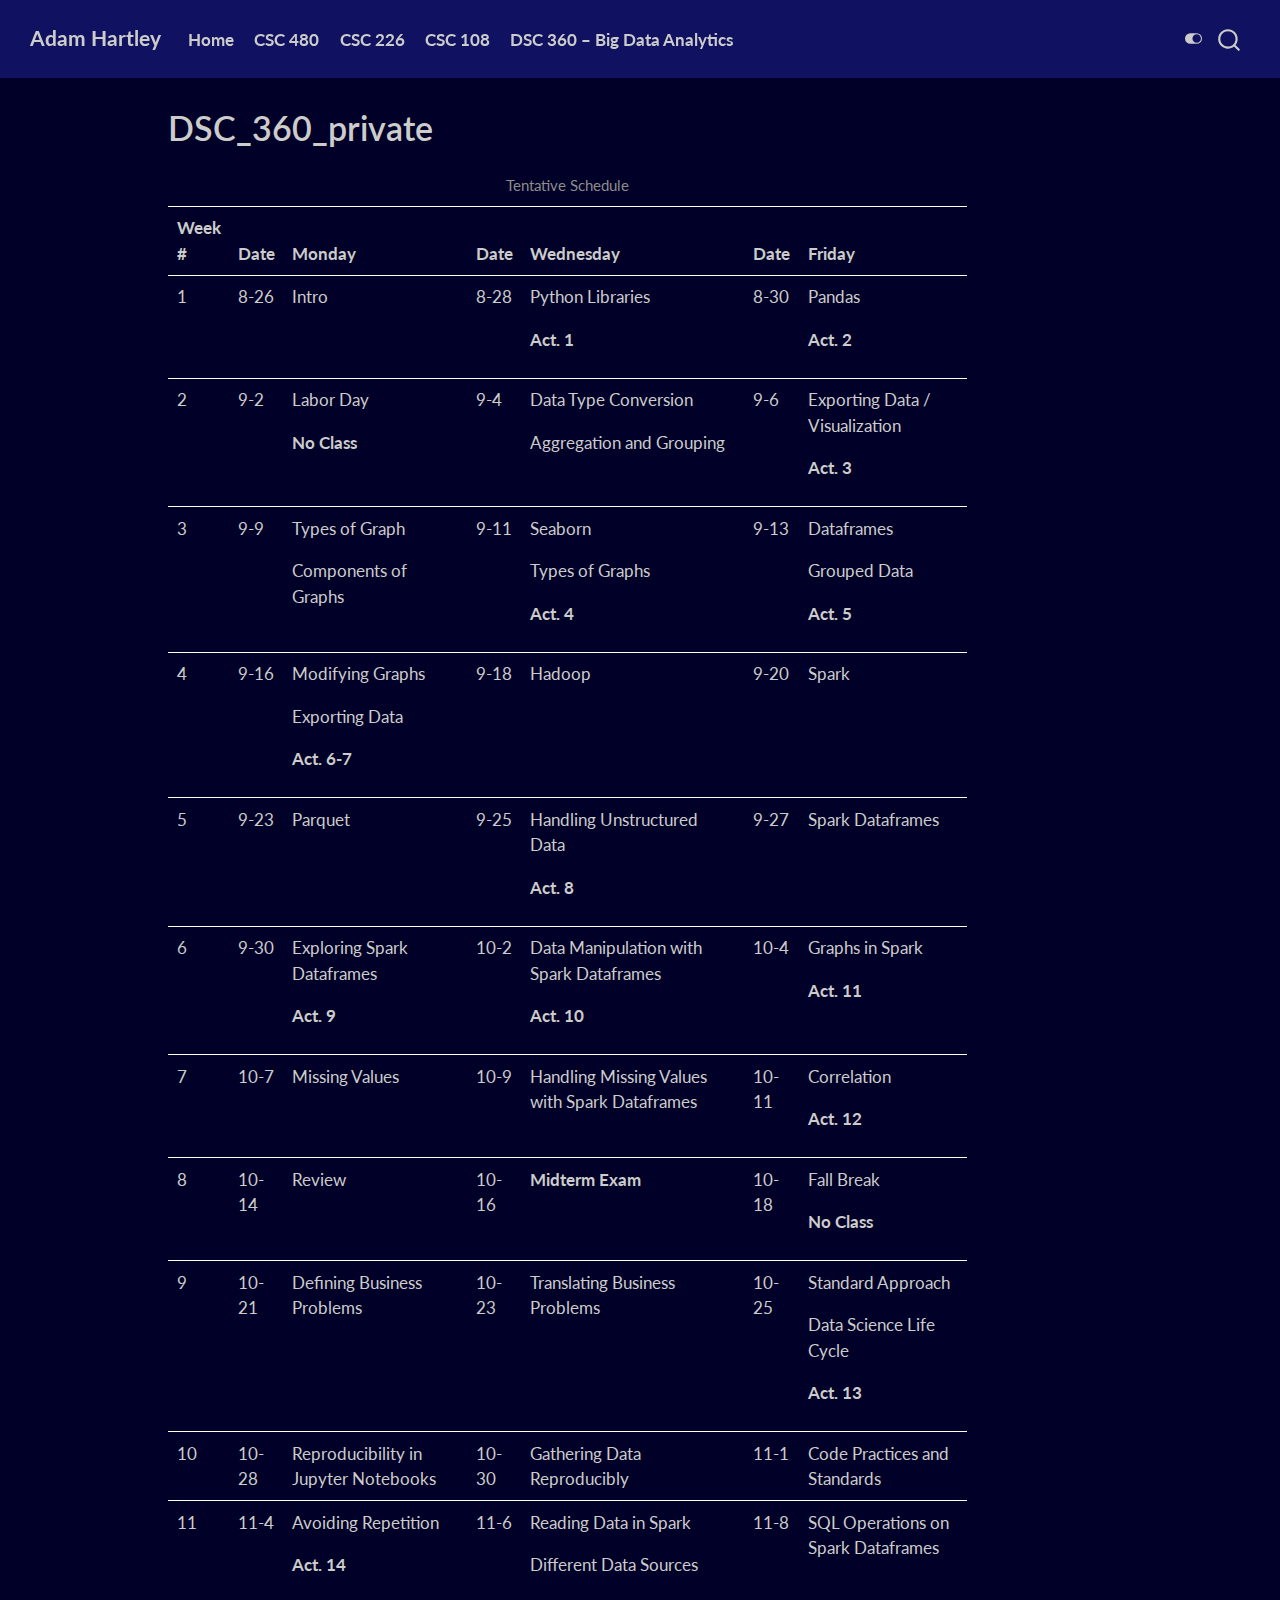
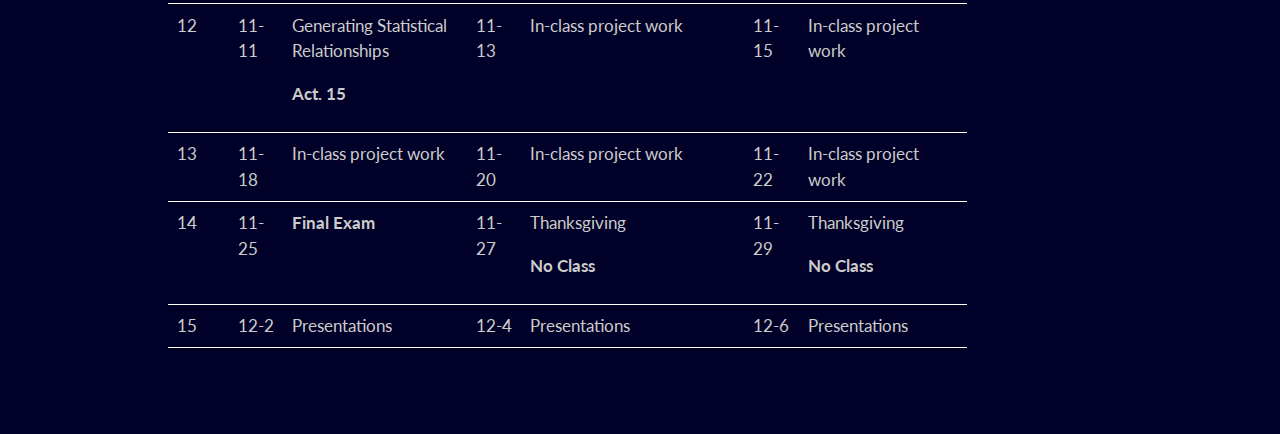
<file: docs/DSC_360/DSC_360_private.html>
<!DOCTYPE html>
<html xmlns="http://www.w3.org/1999/xhtml" lang="en" xml:lang="en"><head>

<meta charset="utf-8">
<meta name="generator" content="quarto-1.4.555">

<meta name="viewport" content="width=device-width, initial-scale=1.0, user-scalable=yes">


<title>Adam Hartley - DSC_360_private</title>
<style>
code{white-space: pre-wrap;}
span.smallcaps{font-variant: small-caps;}
div.columns{display: flex; gap: min(4vw, 1.5em);}
div.column{flex: auto; overflow-x: auto;}
div.hanging-indent{margin-left: 1.5em; text-indent: -1.5em;}
ul.task-list{list-style: none;}
ul.task-list li input[type="checkbox"] {
  width: 0.8em;
  margin: 0 0.8em 0.2em -1em; /* quarto-specific, see https://github.com/quarto-dev/quarto-cli/issues/4556 */ 
  vertical-align: middle;
}
</style>


<script src="../site_libs/quarto-nav/quarto-nav.js"></script>
<script src="../site_libs/quarto-nav/headroom.min.js"></script>
<script src="../site_libs/clipboard/clipboard.min.js"></script>
<script src="../site_libs/quarto-search/autocomplete.umd.js"></script>
<script src="../site_libs/quarto-search/fuse.min.js"></script>
<script src="../site_libs/quarto-search/quarto-search.js"></script>
<meta name="quarto:offset" content="../">
<script src="../site_libs/quarto-html/quarto.js"></script>
<script src="../site_libs/quarto-html/popper.min.js"></script>
<script src="../site_libs/quarto-html/tippy.umd.min.js"></script>
<script src="../site_libs/quarto-html/anchor.min.js"></script>
<link href="../site_libs/quarto-html/tippy.css" rel="stylesheet">
<link href="../site_libs/quarto-html/quarto-syntax-highlighting.css" rel="stylesheet" class="quarto-color-scheme" id="quarto-text-highlighting-styles">
<link href="../site_libs/quarto-html/quarto-syntax-highlighting-dark.css" rel="stylesheet" class="quarto-color-scheme quarto-color-alternate" id="quarto-text-highlighting-styles">
<script src="../site_libs/bootstrap/bootstrap.min.js"></script>
<link href="../site_libs/bootstrap/bootstrap-icons.css" rel="stylesheet">
<link href="../site_libs/bootstrap/bootstrap.min.css" rel="stylesheet" class="quarto-color-scheme" id="quarto-bootstrap" data-mode="light">
<link href="../site_libs/bootstrap/bootstrap-dark.min.css" rel="stylesheet" class="quarto-color-scheme quarto-color-alternate" id="quarto-bootstrap" data-mode="dark">
<script id="quarto-search-options" type="application/json">{
  "location": "navbar",
  "copy-button": false,
  "collapse-after": 3,
  "panel-placement": "end",
  "type": "overlay",
  "limit": 50,
  "keyboard-shortcut": [
    "f",
    "/",
    "s"
  ],
  "show-item-context": false,
  "language": {
    "search-no-results-text": "No results",
    "search-matching-documents-text": "matching documents",
    "search-copy-link-title": "Copy link to search",
    "search-hide-matches-text": "Hide additional matches",
    "search-more-match-text": "more match in this document",
    "search-more-matches-text": "more matches in this document",
    "search-clear-button-title": "Clear",
    "search-text-placeholder": "",
    "search-detached-cancel-button-title": "Cancel",
    "search-submit-button-title": "Submit",
    "search-label": "Search"
  }
}</script>


</head>

<body class="nav-fixed">

<div id="quarto-search-results"></div>
  <header id="quarto-header" class="headroom fixed-top">
    <nav class="navbar navbar-expand-lg " data-bs-theme="dark">
      <div class="navbar-container container-fluid">
      <div class="navbar-brand-container mx-auto">
    <a class="navbar-brand" href="../index.html">
    <span class="navbar-title">Adam Hartley</span>
    </a>
  </div>
            <div id="quarto-search" class="" title="Search"></div>
          <button class="navbar-toggler" type="button" data-bs-toggle="collapse" data-bs-target="#navbarCollapse" aria-controls="navbarCollapse" aria-expanded="false" aria-label="Toggle navigation" onclick="if (window.quartoToggleHeadroom) { window.quartoToggleHeadroom(); }">
  <span class="navbar-toggler-icon"></span>
</button>
          <div class="collapse navbar-collapse" id="navbarCollapse">
            <ul class="navbar-nav navbar-nav-scroll me-auto">
  <li class="nav-item">
    <a class="nav-link" href="../index.html"> 
<span class="menu-text">Home</span></a>
  </li>  
  <li class="nav-item">
    <a class="nav-link" href="../CSC_480/CSC_480.html"> 
<span class="menu-text">CSC 480</span></a>
  </li>  
  <li class="nav-item">
    <a class="nav-link" href="../CSC_226/CSC_226.html"> 
<span class="menu-text">CSC 226</span></a>
  </li>  
  <li class="nav-item">
    <a class="nav-link" href="../CSC_108/CSC_108.html"> 
<span class="menu-text">CSC 108</span></a>
  </li>  
  <li class="nav-item">
    <a class="nav-link" href="../DSC_360/DSC_360.html"> 
<span class="menu-text">DSC 360 – Big Data Analytics</span></a>
  </li>  
</ul>
          </div> <!-- /navcollapse -->
          <div class="quarto-navbar-tools">
  <a href="" class="quarto-color-scheme-toggle quarto-navigation-tool  px-1" onclick="window.quartoToggleColorScheme(); return false;" title="Toggle dark mode"><i class="bi"></i></a>
</div>
      </div> <!-- /container-fluid -->
    </nav>
</header>
<!-- content -->
<div id="quarto-content" class="quarto-container page-columns page-rows-contents page-layout-article page-navbar">
<!-- sidebar -->
<!-- margin-sidebar -->
    <div id="quarto-margin-sidebar" class="sidebar margin-sidebar">
        
    </div>
<!-- main -->
<main class="content" id="quarto-document-content">

<header id="title-block-header" class="quarto-title-block default">
<div class="quarto-title">
<h1 class="title">DSC_360_private</h1>
</div>



<div class="quarto-title-meta">

    
  
    
  </div>
  


</header>


<table class="caption-top table">
<caption>Tentative Schedule</caption>
<colgroup>
<col style="width: 5%">
<col style="width: 5%">
<col style="width: 23%">
<col style="width: 5%">
<col style="width: 28%">
<col style="width: 5%">
<col style="width: 21%">
</colgroup>
<thead>
<tr class="header">
<th>Week #</th>
<th>Date</th>
<th>Monday</th>
<th>Date</th>
<th>Wednesday</th>
<th>Date</th>
<th>Friday</th>
</tr>
</thead>
<tbody>
<tr class="odd">
<td>1</td>
<td>8-26</td>
<td>Intro</td>
<td>8-28</td>
<td><p>Python Libraries</p>
<p><strong>Act. 1</strong></p></td>
<td>8-30</td>
<td><p>Pandas</p>
<p><strong>Act. 2</strong></p></td>
</tr>
<tr class="even">
<td>2</td>
<td>9-2</td>
<td><p>Labor Day</p>
<p><strong>No Class</strong></p></td>
<td>9-4</td>
<td><p>Data Type Conversion</p>
<p>Aggregation and Grouping</p></td>
<td>9-6</td>
<td><p>Exporting Data / Visualization</p>
<p><strong>Act. 3</strong></p></td>
</tr>
<tr class="odd">
<td>3</td>
<td>9-9</td>
<td><p>Types of Graph</p>
<p>Components of Graphs</p></td>
<td>9-11</td>
<td><p>Seaborn</p>
<p>Types of Graphs</p>
<p><strong>Act. 4</strong></p></td>
<td>9-13</td>
<td><p>Dataframes</p>
<p>Grouped Data</p>
<p><strong>Act. 5</strong></p></td>
</tr>
<tr class="even">
<td>4</td>
<td>9-16</td>
<td><p>Modifying Graphs</p>
<p>Exporting Data</p>
<p><strong>Act. 6-7</strong></p></td>
<td>9-18</td>
<td>Hadoop</td>
<td>9-20</td>
<td>Spark</td>
</tr>
<tr class="odd">
<td>5</td>
<td>9-23</td>
<td>Parquet</td>
<td>9-25</td>
<td><p>Handling Unstructured Data</p>
<p><strong>Act. 8</strong></p></td>
<td>9-27</td>
<td>Spark Dataframes</td>
</tr>
<tr class="even">
<td>6</td>
<td>9-30</td>
<td><p>Exploring Spark Dataframes</p>
<p><strong>Act. 9</strong></p></td>
<td>10-2</td>
<td><p>Data Manipulation with Spark Dataframes</p>
<p><strong>Act. 10</strong></p></td>
<td>10-4</td>
<td><p>Graphs in Spark</p>
<p><strong>Act. 11</strong></p></td>
</tr>
<tr class="odd">
<td>7</td>
<td>10-7</td>
<td>Missing Values</td>
<td>10-9</td>
<td>Handling Missing Values with Spark Dataframes</td>
<td>10-11</td>
<td><p>Correlation</p>
<p><strong>Act. 12</strong></p></td>
</tr>
<tr class="even">
<td>8</td>
<td>10-14</td>
<td>Review</td>
<td>10-16</td>
<td><strong>Midterm Exam</strong></td>
<td>10-18</td>
<td><p>Fall Break</p>
<p><strong>No Class</strong></p></td>
</tr>
<tr class="odd">
<td>9</td>
<td>10-21</td>
<td>Defining Business Problems</td>
<td>10-23</td>
<td>Translating Business Problems</td>
<td>10-25</td>
<td><p>Standard Approach</p>
<p>Data Science Life Cycle</p>
<p><strong>Act. 13</strong></p></td>
</tr>
<tr class="even">
<td>10</td>
<td>10-28</td>
<td>Reproducibility in Jupyter Notebooks</td>
<td>10-30</td>
<td>Gathering Data Reproducibly</td>
<td>11-1</td>
<td>Code Practices and Standards</td>
</tr>
<tr class="odd">
<td>11</td>
<td>11-4</td>
<td><p>Avoiding Repetition</p>
<p><strong>Act. 14</strong></p></td>
<td>11-6</td>
<td><p>Reading Data in Spark</p>
<p>Different Data Sources</p></td>
<td>11-8</td>
<td>SQL Operations on Spark Dataframes</td>
</tr>
<tr class="even">
<td>12</td>
<td>11-11</td>
<td><p>Generating Statistical Relationships</p>
<p><strong>Act. 15</strong></p></td>
<td>11-13</td>
<td>In-class project work</td>
<td>11-15</td>
<td>In-class project work</td>
</tr>
<tr class="odd">
<td>13</td>
<td>11-18</td>
<td>In-class project work</td>
<td>11-20</td>
<td>In-class project work</td>
<td>11-22</td>
<td>In-class project work</td>
</tr>
<tr class="even">
<td>14</td>
<td>11-25</td>
<td><strong>Final Exam</strong></td>
<td>11-27</td>
<td><p>Thanksgiving</p>
<p><strong>No Class</strong></p></td>
<td>11-29</td>
<td><p>Thanksgiving</p>
<p><strong>No Class</strong></p></td>
</tr>
<tr class="odd">
<td>15</td>
<td>12-2</td>
<td>Presentations</td>
<td>12-4</td>
<td>Presentations</td>
<td>12-6</td>
<td>Presentations</td>
</tr>
</tbody>
</table>



</main> <!-- /main -->
<script id="quarto-html-after-body" type="application/javascript">
window.document.addEventListener("DOMContentLoaded", function (event) {
  const toggleBodyColorMode = (bsSheetEl) => {
    const mode = bsSheetEl.getAttribute("data-mode");
    const bodyEl = window.document.querySelector("body");
    if (mode === "dark") {
      bodyEl.classList.add("quarto-dark");
      bodyEl.classList.remove("quarto-light");
    } else {
      bodyEl.classList.add("quarto-light");
      bodyEl.classList.remove("quarto-dark");
    }
  }
  const toggleBodyColorPrimary = () => {
    const bsSheetEl = window.document.querySelector("link#quarto-bootstrap");
    if (bsSheetEl) {
      toggleBodyColorMode(bsSheetEl);
    }
  }
  toggleBodyColorPrimary();  
  const disableStylesheet = (stylesheets) => {
    for (let i=0; i < stylesheets.length; i++) {
      const stylesheet = stylesheets[i];
      stylesheet.rel = 'prefetch';
    }
  }
  const enableStylesheet = (stylesheets) => {
    for (let i=0; i < stylesheets.length; i++) {
      const stylesheet = stylesheets[i];
      stylesheet.rel = 'stylesheet';
    }
  }
  const manageTransitions = (selector, allowTransitions) => {
    const els = window.document.querySelectorAll(selector);
    for (let i=0; i < els.length; i++) {
      const el = els[i];
      if (allowTransitions) {
        el.classList.remove('notransition');
      } else {
        el.classList.add('notransition');
      }
    }
  }
  const toggleGiscusIfUsed = (isAlternate, darkModeDefault) => {
    const baseTheme = document.querySelector('#giscus-base-theme')?.value ?? 'light';
    const alternateTheme = document.querySelector('#giscus-alt-theme')?.value ?? 'dark';
    let newTheme = '';
    if(darkModeDefault) {
      newTheme = isAlternate ? baseTheme : alternateTheme;
    } else {
      newTheme = isAlternate ? alternateTheme : baseTheme;
    }
    const changeGiscusTheme = () => {
      // From: https://github.com/giscus/giscus/issues/336
      const sendMessage = (message) => {
        const iframe = document.querySelector('iframe.giscus-frame');
        if (!iframe) return;
        iframe.contentWindow.postMessage({ giscus: message }, 'https://giscus.app');
      }
      sendMessage({
        setConfig: {
          theme: newTheme
        }
      });
    }
    const isGiscussLoaded = window.document.querySelector('iframe.giscus-frame') !== null;
    if (isGiscussLoaded) {
      changeGiscusTheme();
    }
  }
  const toggleColorMode = (alternate) => {
    // Switch the stylesheets
    const alternateStylesheets = window.document.querySelectorAll('link.quarto-color-scheme.quarto-color-alternate');
    manageTransitions('#quarto-margin-sidebar .nav-link', false);
    if (alternate) {
      enableStylesheet(alternateStylesheets);
      for (const sheetNode of alternateStylesheets) {
        if (sheetNode.id === "quarto-bootstrap") {
          toggleBodyColorMode(sheetNode);
        }
      }
    } else {
      disableStylesheet(alternateStylesheets);
      toggleBodyColorPrimary();
    }
    manageTransitions('#quarto-margin-sidebar .nav-link', true);
    // Switch the toggles
    const toggles = window.document.querySelectorAll('.quarto-color-scheme-toggle');
    for (let i=0; i < toggles.length; i++) {
      const toggle = toggles[i];
      if (toggle) {
        if (alternate) {
          toggle.classList.add("alternate");     
        } else {
          toggle.classList.remove("alternate");
        }
      }
    }
    // Hack to workaround the fact that safari doesn't
    // properly recolor the scrollbar when toggling (#1455)
    if (navigator.userAgent.indexOf('Safari') > 0 && navigator.userAgent.indexOf('Chrome') == -1) {
      manageTransitions("body", false);
      window.scrollTo(0, 1);
      setTimeout(() => {
        window.scrollTo(0, 0);
        manageTransitions("body", true);
      }, 40);  
    }
  }
  const isFileUrl = () => { 
    return window.location.protocol === 'file:';
  }
  const hasAlternateSentinel = () => {  
    let styleSentinel = getColorSchemeSentinel();
    if (styleSentinel !== null) {
      return styleSentinel === "alternate";
    } else {
      return false;
    }
  }
  const setStyleSentinel = (alternate) => {
    const value = alternate ? "alternate" : "default";
    if (!isFileUrl()) {
      window.localStorage.setItem("quarto-color-scheme", value);
    } else {
      localAlternateSentinel = value;
    }
  }
  const getColorSchemeSentinel = () => {
    if (!isFileUrl()) {
      const storageValue = window.localStorage.getItem("quarto-color-scheme");
      return storageValue != null ? storageValue : localAlternateSentinel;
    } else {
      return localAlternateSentinel;
    }
  }
  const darkModeDefault = true;
  let localAlternateSentinel = darkModeDefault ? 'alternate' : 'default';
  // Dark / light mode switch
  window.quartoToggleColorScheme = () => {
    // Read the current dark / light value 
    let toAlternate = !hasAlternateSentinel();
    toggleColorMode(toAlternate);
    setStyleSentinel(toAlternate);
    toggleGiscusIfUsed(toAlternate, darkModeDefault);
  };
  // Ensure there is a toggle, if there isn't float one in the top right
  if (window.document.querySelector('.quarto-color-scheme-toggle') === null) {
    const a = window.document.createElement('a');
    a.classList.add('top-right');
    a.classList.add('quarto-color-scheme-toggle');
    a.href = "";
    a.onclick = function() { try { window.quartoToggleColorScheme(); } catch {} return false; };
    const i = window.document.createElement("i");
    i.classList.add('bi');
    a.appendChild(i);
    window.document.body.appendChild(a);
  }
  // Switch to dark mode if need be
  if (hasAlternateSentinel()) {
    toggleColorMode(true);
  } else {
    toggleColorMode(false);
  }
  const icon = "";
  const anchorJS = new window.AnchorJS();
  anchorJS.options = {
    placement: 'right',
    icon: icon
  };
  anchorJS.add('.anchored');
  const isCodeAnnotation = (el) => {
    for (const clz of el.classList) {
      if (clz.startsWith('code-annotation-')) {                     
        return true;
      }
    }
    return false;
  }
  const clipboard = new window.ClipboardJS('.code-copy-button', {
    text: function(trigger) {
      const codeEl = trigger.previousElementSibling.cloneNode(true);
      for (const childEl of codeEl.children) {
        if (isCodeAnnotation(childEl)) {
          childEl.remove();
        }
      }
      return codeEl.innerText;
    }
  });
  clipboard.on('success', function(e) {
    // button target
    const button = e.trigger;
    // don't keep focus
    button.blur();
    // flash "checked"
    button.classList.add('code-copy-button-checked');
    var currentTitle = button.getAttribute("title");
    button.setAttribute("title", "Copied!");
    let tooltip;
    if (window.bootstrap) {
      button.setAttribute("data-bs-toggle", "tooltip");
      button.setAttribute("data-bs-placement", "left");
      button.setAttribute("data-bs-title", "Copied!");
      tooltip = new bootstrap.Tooltip(button, 
        { trigger: "manual", 
          customClass: "code-copy-button-tooltip",
          offset: [0, -8]});
      tooltip.show();    
    }
    setTimeout(function() {
      if (tooltip) {
        tooltip.hide();
        button.removeAttribute("data-bs-title");
        button.removeAttribute("data-bs-toggle");
        button.removeAttribute("data-bs-placement");
      }
      button.setAttribute("title", currentTitle);
      button.classList.remove('code-copy-button-checked');
    }, 1000);
    // clear code selection
    e.clearSelection();
  });
    var localhostRegex = new RegExp(/^(?:http|https):\/\/localhost\:?[0-9]*\//);
    var mailtoRegex = new RegExp(/^mailto:/);
      var filterRegex = new RegExp('/' + window.location.host + '/');
    var isInternal = (href) => {
        return filterRegex.test(href) || localhostRegex.test(href) || mailtoRegex.test(href);
    }
    // Inspect non-navigation links and adorn them if external
 	var links = window.document.querySelectorAll('a[href]:not(.nav-link):not(.navbar-brand):not(.toc-action):not(.sidebar-link):not(.sidebar-item-toggle):not(.pagination-link):not(.no-external):not([aria-hidden]):not(.dropdown-item):not(.quarto-navigation-tool)');
    for (var i=0; i<links.length; i++) {
      const link = links[i];
      if (!isInternal(link.href)) {
        // undo the damage that might have been done by quarto-nav.js in the case of
        // links that we want to consider external
        if (link.dataset.originalHref !== undefined) {
          link.href = link.dataset.originalHref;
        }
      }
    }
  function tippyHover(el, contentFn, onTriggerFn, onUntriggerFn) {
    const config = {
      allowHTML: true,
      maxWidth: 500,
      delay: 100,
      arrow: false,
      appendTo: function(el) {
          return el.parentElement;
      },
      interactive: true,
      interactiveBorder: 10,
      theme: 'quarto',
      placement: 'bottom-start',
    };
    if (contentFn) {
      config.content = contentFn;
    }
    if (onTriggerFn) {
      config.onTrigger = onTriggerFn;
    }
    if (onUntriggerFn) {
      config.onUntrigger = onUntriggerFn;
    }
    window.tippy(el, config); 
  }
  const noterefs = window.document.querySelectorAll('a[role="doc-noteref"]');
  for (var i=0; i<noterefs.length; i++) {
    const ref = noterefs[i];
    tippyHover(ref, function() {
      // use id or data attribute instead here
      let href = ref.getAttribute('data-footnote-href') || ref.getAttribute('href');
      try { href = new URL(href).hash; } catch {}
      const id = href.replace(/^#\/?/, "");
      const note = window.document.getElementById(id);
      if (note) {
        return note.innerHTML;
      } else {
        return "";
      }
    });
  }
  const xrefs = window.document.querySelectorAll('a.quarto-xref');
  const processXRef = (id, note) => {
    // Strip column container classes
    const stripColumnClz = (el) => {
      el.classList.remove("page-full", "page-columns");
      if (el.children) {
        for (const child of el.children) {
          stripColumnClz(child);
        }
      }
    }
    stripColumnClz(note)
    if (id === null || id.startsWith('sec-')) {
      // Special case sections, only their first couple elements
      const container = document.createElement("div");
      if (note.children && note.children.length > 2) {
        container.appendChild(note.children[0].cloneNode(true));
        for (let i = 1; i < note.children.length; i++) {
          const child = note.children[i];
          if (child.tagName === "P" && child.innerText === "") {
            continue;
          } else {
            container.appendChild(child.cloneNode(true));
            break;
          }
        }
        if (window.Quarto?.typesetMath) {
          window.Quarto.typesetMath(container);
        }
        return container.innerHTML
      } else {
        if (window.Quarto?.typesetMath) {
          window.Quarto.typesetMath(note);
        }
        return note.innerHTML;
      }
    } else {
      // Remove any anchor links if they are present
      const anchorLink = note.querySelector('a.anchorjs-link');
      if (anchorLink) {
        anchorLink.remove();
      }
      if (window.Quarto?.typesetMath) {
        window.Quarto.typesetMath(note);
      }
      // TODO in 1.5, we should make sure this works without a callout special case
      if (note.classList.contains("callout")) {
        return note.outerHTML;
      } else {
        return note.innerHTML;
      }
    }
  }
  for (var i=0; i<xrefs.length; i++) {
    const xref = xrefs[i];
    tippyHover(xref, undefined, function(instance) {
      instance.disable();
      let url = xref.getAttribute('href');
      let hash = undefined; 
      if (url.startsWith('#')) {
        hash = url;
      } else {
        try { hash = new URL(url).hash; } catch {}
      }
      if (hash) {
        const id = hash.replace(/^#\/?/, "");
        const note = window.document.getElementById(id);
        if (note !== null) {
          try {
            const html = processXRef(id, note.cloneNode(true));
            instance.setContent(html);
          } finally {
            instance.enable();
            instance.show();
          }
        } else {
          // See if we can fetch this
          fetch(url.split('#')[0])
          .then(res => res.text())
          .then(html => {
            const parser = new DOMParser();
            const htmlDoc = parser.parseFromString(html, "text/html");
            const note = htmlDoc.getElementById(id);
            if (note !== null) {
              const html = processXRef(id, note);
              instance.setContent(html);
            } 
          }).finally(() => {
            instance.enable();
            instance.show();
          });
        }
      } else {
        // See if we can fetch a full url (with no hash to target)
        // This is a special case and we should probably do some content thinning / targeting
        fetch(url)
        .then(res => res.text())
        .then(html => {
          const parser = new DOMParser();
          const htmlDoc = parser.parseFromString(html, "text/html");
          const note = htmlDoc.querySelector('main.content');
          if (note !== null) {
            // This should only happen for chapter cross references
            // (since there is no id in the URL)
            // remove the first header
            if (note.children.length > 0 && note.children[0].tagName === "HEADER") {
              note.children[0].remove();
            }
            const html = processXRef(null, note);
            instance.setContent(html);
          } 
        }).finally(() => {
          instance.enable();
          instance.show();
        });
      }
    }, function(instance) {
    });
  }
      let selectedAnnoteEl;
      const selectorForAnnotation = ( cell, annotation) => {
        let cellAttr = 'data-code-cell="' + cell + '"';
        let lineAttr = 'data-code-annotation="' +  annotation + '"';
        const selector = 'span[' + cellAttr + '][' + lineAttr + ']';
        return selector;
      }
      const selectCodeLines = (annoteEl) => {
        const doc = window.document;
        const targetCell = annoteEl.getAttribute("data-target-cell");
        const targetAnnotation = annoteEl.getAttribute("data-target-annotation");
        const annoteSpan = window.document.querySelector(selectorForAnnotation(targetCell, targetAnnotation));
        const lines = annoteSpan.getAttribute("data-code-lines").split(",");
        const lineIds = lines.map((line) => {
          return targetCell + "-" + line;
        })
        let top = null;
        let height = null;
        let parent = null;
        if (lineIds.length > 0) {
            //compute the position of the single el (top and bottom and make a div)
            const el = window.document.getElementById(lineIds[0]);
            top = el.offsetTop;
            height = el.offsetHeight;
            parent = el.parentElement.parentElement;
          if (lineIds.length > 1) {
            const lastEl = window.document.getElementById(lineIds[lineIds.length - 1]);
            const bottom = lastEl.offsetTop + lastEl.offsetHeight;
            height = bottom - top;
          }
          if (top !== null && height !== null && parent !== null) {
            // cook up a div (if necessary) and position it 
            let div = window.document.getElementById("code-annotation-line-highlight");
            if (div === null) {
              div = window.document.createElement("div");
              div.setAttribute("id", "code-annotation-line-highlight");
              div.style.position = 'absolute';
              parent.appendChild(div);
            }
            div.style.top = top - 2 + "px";
            div.style.height = height + 4 + "px";
            div.style.left = 0;
            let gutterDiv = window.document.getElementById("code-annotation-line-highlight-gutter");
            if (gutterDiv === null) {
              gutterDiv = window.document.createElement("div");
              gutterDiv.setAttribute("id", "code-annotation-line-highlight-gutter");
              gutterDiv.style.position = 'absolute';
              const codeCell = window.document.getElementById(targetCell);
              const gutter = codeCell.querySelector('.code-annotation-gutter');
              gutter.appendChild(gutterDiv);
            }
            gutterDiv.style.top = top - 2 + "px";
            gutterDiv.style.height = height + 4 + "px";
          }
          selectedAnnoteEl = annoteEl;
        }
      };
      const unselectCodeLines = () => {
        const elementsIds = ["code-annotation-line-highlight", "code-annotation-line-highlight-gutter"];
        elementsIds.forEach((elId) => {
          const div = window.document.getElementById(elId);
          if (div) {
            div.remove();
          }
        });
        selectedAnnoteEl = undefined;
      };
        // Handle positioning of the toggle
    window.addEventListener(
      "resize",
      throttle(() => {
        elRect = undefined;
        if (selectedAnnoteEl) {
          selectCodeLines(selectedAnnoteEl);
        }
      }, 10)
    );
    function throttle(fn, ms) {
    let throttle = false;
    let timer;
      return (...args) => {
        if(!throttle) { // first call gets through
            fn.apply(this, args);
            throttle = true;
        } else { // all the others get throttled
            if(timer) clearTimeout(timer); // cancel #2
            timer = setTimeout(() => {
              fn.apply(this, args);
              timer = throttle = false;
            }, ms);
        }
      };
    }
      // Attach click handler to the DT
      const annoteDls = window.document.querySelectorAll('dt[data-target-cell]');
      for (const annoteDlNode of annoteDls) {
        annoteDlNode.addEventListener('click', (event) => {
          const clickedEl = event.target;
          if (clickedEl !== selectedAnnoteEl) {
            unselectCodeLines();
            const activeEl = window.document.querySelector('dt[data-target-cell].code-annotation-active');
            if (activeEl) {
              activeEl.classList.remove('code-annotation-active');
            }
            selectCodeLines(clickedEl);
            clickedEl.classList.add('code-annotation-active');
          } else {
            // Unselect the line
            unselectCodeLines();
            clickedEl.classList.remove('code-annotation-active');
          }
        });
      }
  const findCites = (el) => {
    const parentEl = el.parentElement;
    if (parentEl) {
      const cites = parentEl.dataset.cites;
      if (cites) {
        return {
          el,
          cites: cites.split(' ')
        };
      } else {
        return findCites(el.parentElement)
      }
    } else {
      return undefined;
    }
  };
  var bibliorefs = window.document.querySelectorAll('a[role="doc-biblioref"]');
  for (var i=0; i<bibliorefs.length; i++) {
    const ref = bibliorefs[i];
    const citeInfo = findCites(ref);
    if (citeInfo) {
      tippyHover(citeInfo.el, function() {
        var popup = window.document.createElement('div');
        citeInfo.cites.forEach(function(cite) {
          var citeDiv = window.document.createElement('div');
          citeDiv.classList.add('hanging-indent');
          citeDiv.classList.add('csl-entry');
          var biblioDiv = window.document.getElementById('ref-' + cite);
          if (biblioDiv) {
            citeDiv.innerHTML = biblioDiv.innerHTML;
          }
          popup.appendChild(citeDiv);
        });
        return popup.innerHTML;
      });
    }
  }
});
</script>
</div> <!-- /content -->




</body></html>
</file>
<file: _site/site_libs/quarto-html/tippy.css>
.tippy-box[data-animation=fade][data-state=hidden]{opacity:0}[data-tippy-root]{max-width:calc(100vw - 10px)}.tippy-box{position:relative;background-color:#333;color:#fff;border-radius:4px;font-size:14px;line-height:1.4;white-space:normal;outline:0;transition-property:transform,visibility,opacity}.tippy-box[data-placement^=top]>.tippy-arrow{bottom:0}.tippy-box[data-placement^=top]>.tippy-arrow:before{bottom:-7px;left:0;border-width:8px 8px 0;border-top-color:initial;transform-origin:center top}.tippy-box[data-placement^=bottom]>.tippy-arrow{top:0}.tippy-box[data-placement^=bottom]>.tippy-arrow:before{top:-7px;left:0;border-width:0 8px 8px;border-bottom-color:initial;transform-origin:center bottom}.tippy-box[data-placement^=left]>.tippy-arrow{right:0}.tippy-box[data-placement^=left]>.tippy-arrow:before{border-width:8px 0 8px 8px;border-left-color:initial;right:-7px;transform-origin:center left}.tippy-box[data-placement^=right]>.tippy-arrow{left:0}.tippy-box[data-placement^=right]>.tippy-arrow:before{left:-7px;border-width:8px 8px 8px 0;border-right-color:initial;transform-origin:center right}.tippy-box[data-inertia][data-state=visible]{transition-timing-function:cubic-bezier(.54,1.5,.38,1.11)}.tippy-arrow{width:16px;height:16px;color:#333}.tippy-arrow:before{content:"";position:absolute;border-color:transparent;border-style:solid}.tippy-content{position:relative;padding:5px 9px;z-index:1}
</file>
<file: _site/site_libs/quarto-html/quarto-syntax-highlighting.css>
/* quarto syntax highlight colors */
:root {
  --quarto-hl-ot-color: #003B4F;
  --quarto-hl-at-color: #657422;
  --quarto-hl-ss-color: #20794D;
  --quarto-hl-an-color: #5E5E5E;
  --quarto-hl-fu-color: #4758AB;
  --quarto-hl-st-color: #20794D;
  --quarto-hl-cf-color: #003B4F;
  --quarto-hl-op-color: #5E5E5E;
  --quarto-hl-er-color: #AD0000;
  --quarto-hl-bn-color: #AD0000;
  --quarto-hl-al-color: #AD0000;
  --quarto-hl-va-color: #111111;
  --quarto-hl-bu-color: inherit;
  --quarto-hl-ex-color: inherit;
  --quarto-hl-pp-color: #AD0000;
  --quarto-hl-in-color: #5E5E5E;
  --quarto-hl-vs-color: #20794D;
  --quarto-hl-wa-color: #5E5E5E;
  --quarto-hl-do-color: #5E5E5E;
  --quarto-hl-im-color: #00769E;
  --quarto-hl-ch-color: #20794D;
  --quarto-hl-dt-color: #AD0000;
  --quarto-hl-fl-color: #AD0000;
  --quarto-hl-co-color: #5E5E5E;
  --quarto-hl-cv-color: #5E5E5E;
  --quarto-hl-cn-color: #8f5902;
  --quarto-hl-sc-color: #5E5E5E;
  --quarto-hl-dv-color: #AD0000;
  --quarto-hl-kw-color: #003B4F;
}

/* other quarto variables */
:root {
  --quarto-font-monospace: SFMono-Regular, Menlo, Monaco, Consolas, "Liberation Mono", "Courier New", monospace;
}

pre > code.sourceCode > span {
  color: #003B4F;
}

code span {
  color: #003B4F;
}

code.sourceCode > span {
  color: #003B4F;
}

div.sourceCode,
div.sourceCode pre.sourceCode {
  color: #003B4F;
}

code span.ot {
  color: #003B4F;
  font-style: inherit;
}

code span.at {
  color: #657422;
  font-style: inherit;
}

code span.ss {
  color: #20794D;
  font-style: inherit;
}

code span.an {
  color: #5E5E5E;
  font-style: inherit;
}

code span.fu {
  color: #4758AB;
  font-style: inherit;
}

code span.st {
  color: #20794D;
  font-style: inherit;
}

code span.cf {
  color: #003B4F;
  font-style: inherit;
}

code span.op {
  color: #5E5E5E;
  font-style: inherit;
}

code span.er {
  color: #AD0000;
  font-style: inherit;
}

code span.bn {
  color: #AD0000;
  font-style: inherit;
}

code span.al {
  color: #AD0000;
  font-style: inherit;
}

code span.va {
  color: #111111;
  font-style: inherit;
}

code span.bu {
  font-style: inherit;
}

code span.ex {
  font-style: inherit;
}

code span.pp {
  color: #AD0000;
  font-style: inherit;
}

code span.in {
  color: #5E5E5E;
  font-style: inherit;
}

code span.vs {
  color: #20794D;
  font-style: inherit;
}

code span.wa {
  color: #5E5E5E;
  font-style: italic;
}

code span.do {
  color: #5E5E5E;
  font-style: italic;
}

code span.im {
  color: #00769E;
  font-style: inherit;
}

code span.ch {
  color: #20794D;
  font-style: inherit;
}

code span.dt {
  color: #AD0000;
  font-style: inherit;
}

code span.fl {
  color: #AD0000;
  font-style: inherit;
}

code span.co {
  color: #5E5E5E;
  font-style: inherit;
}

code span.cv {
  color: #5E5E5E;
  font-style: italic;
}

code span.cn {
  color: #8f5902;
  font-style: inherit;
}

code span.sc {
  color: #5E5E5E;
  font-style: inherit;
}

code span.dv {
  color: #AD0000;
  font-style: inherit;
}

code span.kw {
  color: #003B4F;
  font-style: inherit;
}

.prevent-inlining {
  content: "</";
}

/*# sourceMappingURL=debc5d5d77c3f9108843748ff7464032.css.map */
</file>
<file: _site/styles.css>
/* css styles */
</file>
<file: docs/site_libs/quarto-html/tippy.css>
.tippy-box[data-animation=fade][data-state=hidden]{opacity:0}[data-tippy-root]{max-width:calc(100vw - 10px)}.tippy-box{position:relative;background-color:#333;color:#fff;border-radius:4px;font-size:14px;line-height:1.4;white-space:normal;outline:0;transition-property:transform,visibility,opacity}.tippy-box[data-placement^=top]>.tippy-arrow{bottom:0}.tippy-box[data-placement^=top]>.tippy-arrow:before{bottom:-7px;left:0;border-width:8px 8px 0;border-top-color:initial;transform-origin:center top}.tippy-box[data-placement^=bottom]>.tippy-arrow{top:0}.tippy-box[data-placement^=bottom]>.tippy-arrow:before{top:-7px;left:0;border-width:0 8px 8px;border-bottom-color:initial;transform-origin:center bottom}.tippy-box[data-placement^=left]>.tippy-arrow{right:0}.tippy-box[data-placement^=left]>.tippy-arrow:before{border-width:8px 0 8px 8px;border-left-color:initial;right:-7px;transform-origin:center left}.tippy-box[data-placement^=right]>.tippy-arrow{left:0}.tippy-box[data-placement^=right]>.tippy-arrow:before{left:-7px;border-width:8px 8px 8px 0;border-right-color:initial;transform-origin:center right}.tippy-box[data-inertia][data-state=visible]{transition-timing-function:cubic-bezier(.54,1.5,.38,1.11)}.tippy-arrow{width:16px;height:16px;color:#333}.tippy-arrow:before{content:"";position:absolute;border-color:transparent;border-style:solid}.tippy-content{position:relative;padding:5px 9px;z-index:1}
</file>
<file: docs/site_libs/quarto-html/quarto-syntax-highlighting.css>
/* quarto syntax highlight colors */
:root {
  --quarto-hl-ot-color: #003B4F;
  --quarto-hl-at-color: #657422;
  --quarto-hl-ss-color: #20794D;
  --quarto-hl-an-color: #5E5E5E;
  --quarto-hl-fu-color: #4758AB;
  --quarto-hl-st-color: #20794D;
  --quarto-hl-cf-color: #003B4F;
  --quarto-hl-op-color: #5E5E5E;
  --quarto-hl-er-color: #AD0000;
  --quarto-hl-bn-color: #AD0000;
  --quarto-hl-al-color: #AD0000;
  --quarto-hl-va-color: #111111;
  --quarto-hl-bu-color: inherit;
  --quarto-hl-ex-color: inherit;
  --quarto-hl-pp-color: #AD0000;
  --quarto-hl-in-color: #5E5E5E;
  --quarto-hl-vs-color: #20794D;
  --quarto-hl-wa-color: #5E5E5E;
  --quarto-hl-do-color: #5E5E5E;
  --quarto-hl-im-color: #00769E;
  --quarto-hl-ch-color: #20794D;
  --quarto-hl-dt-color: #AD0000;
  --quarto-hl-fl-color: #AD0000;
  --quarto-hl-co-color: #5E5E5E;
  --quarto-hl-cv-color: #5E5E5E;
  --quarto-hl-cn-color: #8f5902;
  --quarto-hl-sc-color: #5E5E5E;
  --quarto-hl-dv-color: #AD0000;
  --quarto-hl-kw-color: #003B4F;
}

/* other quarto variables */
:root {
  --quarto-font-monospace: SFMono-Regular, Menlo, Monaco, Consolas, "Liberation Mono", "Courier New", monospace;
}

pre > code.sourceCode > span {
  color: #003B4F;
}

code span {
  color: #003B4F;
}

code.sourceCode > span {
  color: #003B4F;
}

div.sourceCode,
div.sourceCode pre.sourceCode {
  color: #003B4F;
}

code span.ot {
  color: #003B4F;
  font-style: inherit;
}

code span.at {
  color: #657422;
  font-style: inherit;
}

code span.ss {
  color: #20794D;
  font-style: inherit;
}

code span.an {
  color: #5E5E5E;
  font-style: inherit;
}

code span.fu {
  color: #4758AB;
  font-style: inherit;
}

code span.st {
  color: #20794D;
  font-style: inherit;
}

code span.cf {
  color: #003B4F;
  font-style: inherit;
}

code span.op {
  color: #5E5E5E;
  font-style: inherit;
}

code span.er {
  color: #AD0000;
  font-style: inherit;
}

code span.bn {
  color: #AD0000;
  font-style: inherit;
}

code span.al {
  color: #AD0000;
  font-style: inherit;
}

code span.va {
  color: #111111;
  font-style: inherit;
}

code span.bu {
  font-style: inherit;
}

code span.ex {
  font-style: inherit;
}

code span.pp {
  color: #AD0000;
  font-style: inherit;
}

code span.in {
  color: #5E5E5E;
  font-style: inherit;
}

code span.vs {
  color: #20794D;
  font-style: inherit;
}

code span.wa {
  color: #5E5E5E;
  font-style: italic;
}

code span.do {
  color: #5E5E5E;
  font-style: italic;
}

code span.im {
  color: #00769E;
  font-style: inherit;
}

code span.ch {
  color: #20794D;
  font-style: inherit;
}

code span.dt {
  color: #AD0000;
  font-style: inherit;
}

code span.fl {
  color: #AD0000;
  font-style: inherit;
}

code span.co {
  color: #5E5E5E;
  font-style: inherit;
}

code span.cv {
  color: #5E5E5E;
  font-style: italic;
}

code span.cn {
  color: #8f5902;
  font-style: inherit;
}

code span.sc {
  color: #5E5E5E;
  font-style: inherit;
}

code span.dv {
  color: #AD0000;
  font-style: inherit;
}

code span.kw {
  color: #003B4F;
  font-style: inherit;
}

.prevent-inlining {
  content: "</";
}

/*# sourceMappingURL=debc5d5d77c3f9108843748ff7464032.css.map */
</file>
<file: docs/site_libs/quarto-html/quarto-syntax-highlighting-dark.css>
/* quarto syntax highlight colors */
:root {
  --quarto-hl-al-color: #f07178;
  --quarto-hl-an-color: #d4d0ab;
  --quarto-hl-at-color: #00e0e0;
  --quarto-hl-bn-color: #d4d0ab;
  --quarto-hl-bu-color: #abe338;
  --quarto-hl-ch-color: #abe338;
  --quarto-hl-co-color: #f8f8f2;
  --quarto-hl-cv-color: #ffd700;
  --quarto-hl-cn-color: #ffd700;
  --quarto-hl-cf-color: #ffa07a;
  --quarto-hl-dt-color: #ffa07a;
  --quarto-hl-dv-color: #d4d0ab;
  --quarto-hl-do-color: #f8f8f2;
  --quarto-hl-er-color: #f07178;
  --quarto-hl-ex-color: #00e0e0;
  --quarto-hl-fl-color: #d4d0ab;
  --quarto-hl-fu-color: #ffa07a;
  --quarto-hl-im-color: #abe338;
  --quarto-hl-in-color: #d4d0ab;
  --quarto-hl-kw-color: #ffa07a;
  --quarto-hl-op-color: #ffa07a;
  --quarto-hl-ot-color: #00e0e0;
  --quarto-hl-pp-color: #dcc6e0;
  --quarto-hl-re-color: #00e0e0;
  --quarto-hl-sc-color: #abe338;
  --quarto-hl-ss-color: #abe338;
  --quarto-hl-st-color: #abe338;
  --quarto-hl-va-color: #00e0e0;
  --quarto-hl-vs-color: #abe338;
  --quarto-hl-wa-color: #dcc6e0;
}

/* other quarto variables */
:root {
  --quarto-font-monospace: SFMono-Regular, Menlo, Monaco, Consolas, "Liberation Mono", "Courier New", monospace;
}

code span.al {
  background-color: #2a0f15;
  font-weight: bold;
  color: #f07178;
}

code span.an {
  color: #d4d0ab;
}

code span.at {
  color: #00e0e0;
}

code span.bn {
  color: #d4d0ab;
}

code span.bu {
  color: #abe338;
}

code span.ch {
  color: #abe338;
}

code span.co {
  font-style: italic;
  color: #f8f8f2;
}

code span.cv {
  color: #ffd700;
}

code span.cn {
  color: #ffd700;
}

code span.cf {
  font-weight: bold;
  color: #ffa07a;
}

code span.dt {
  color: #ffa07a;
}

code span.dv {
  color: #d4d0ab;
}

code span.do {
  color: #f8f8f2;
}

code span.er {
  color: #f07178;
  text-decoration: underline;
}

code span.ex {
  font-weight: bold;
  color: #00e0e0;
}

code span.fl {
  color: #d4d0ab;
}

code span.fu {
  color: #ffa07a;
}

code span.im {
  color: #abe338;
}

code span.in {
  color: #d4d0ab;
}

code span.kw {
  font-weight: bold;
  color: #ffa07a;
}

pre > code.sourceCode > span {
  color: #f8f8f2;
}

code span {
  color: #f8f8f2;
}

code.sourceCode > span {
  color: #f8f8f2;
}

div.sourceCode,
div.sourceCode pre.sourceCode {
  color: #f8f8f2;
}

code span.op {
  color: #ffa07a;
}

code span.ot {
  color: #00e0e0;
}

code span.pp {
  color: #dcc6e0;
}

code span.re {
  background-color: #f8f8f2;
  color: #00e0e0;
}

code span.sc {
  color: #abe338;
}

code span.ss {
  color: #abe338;
}

code span.st {
  color: #abe338;
}

code span.va {
  color: #00e0e0;
}

code span.vs {
  color: #abe338;
}

code span.wa {
  color: #dcc6e0;
}

.prevent-inlining {
  content: "</";
}

/*# sourceMappingURL=935a306eefa94366c21e1a970dddb765.css.map */
</file>
